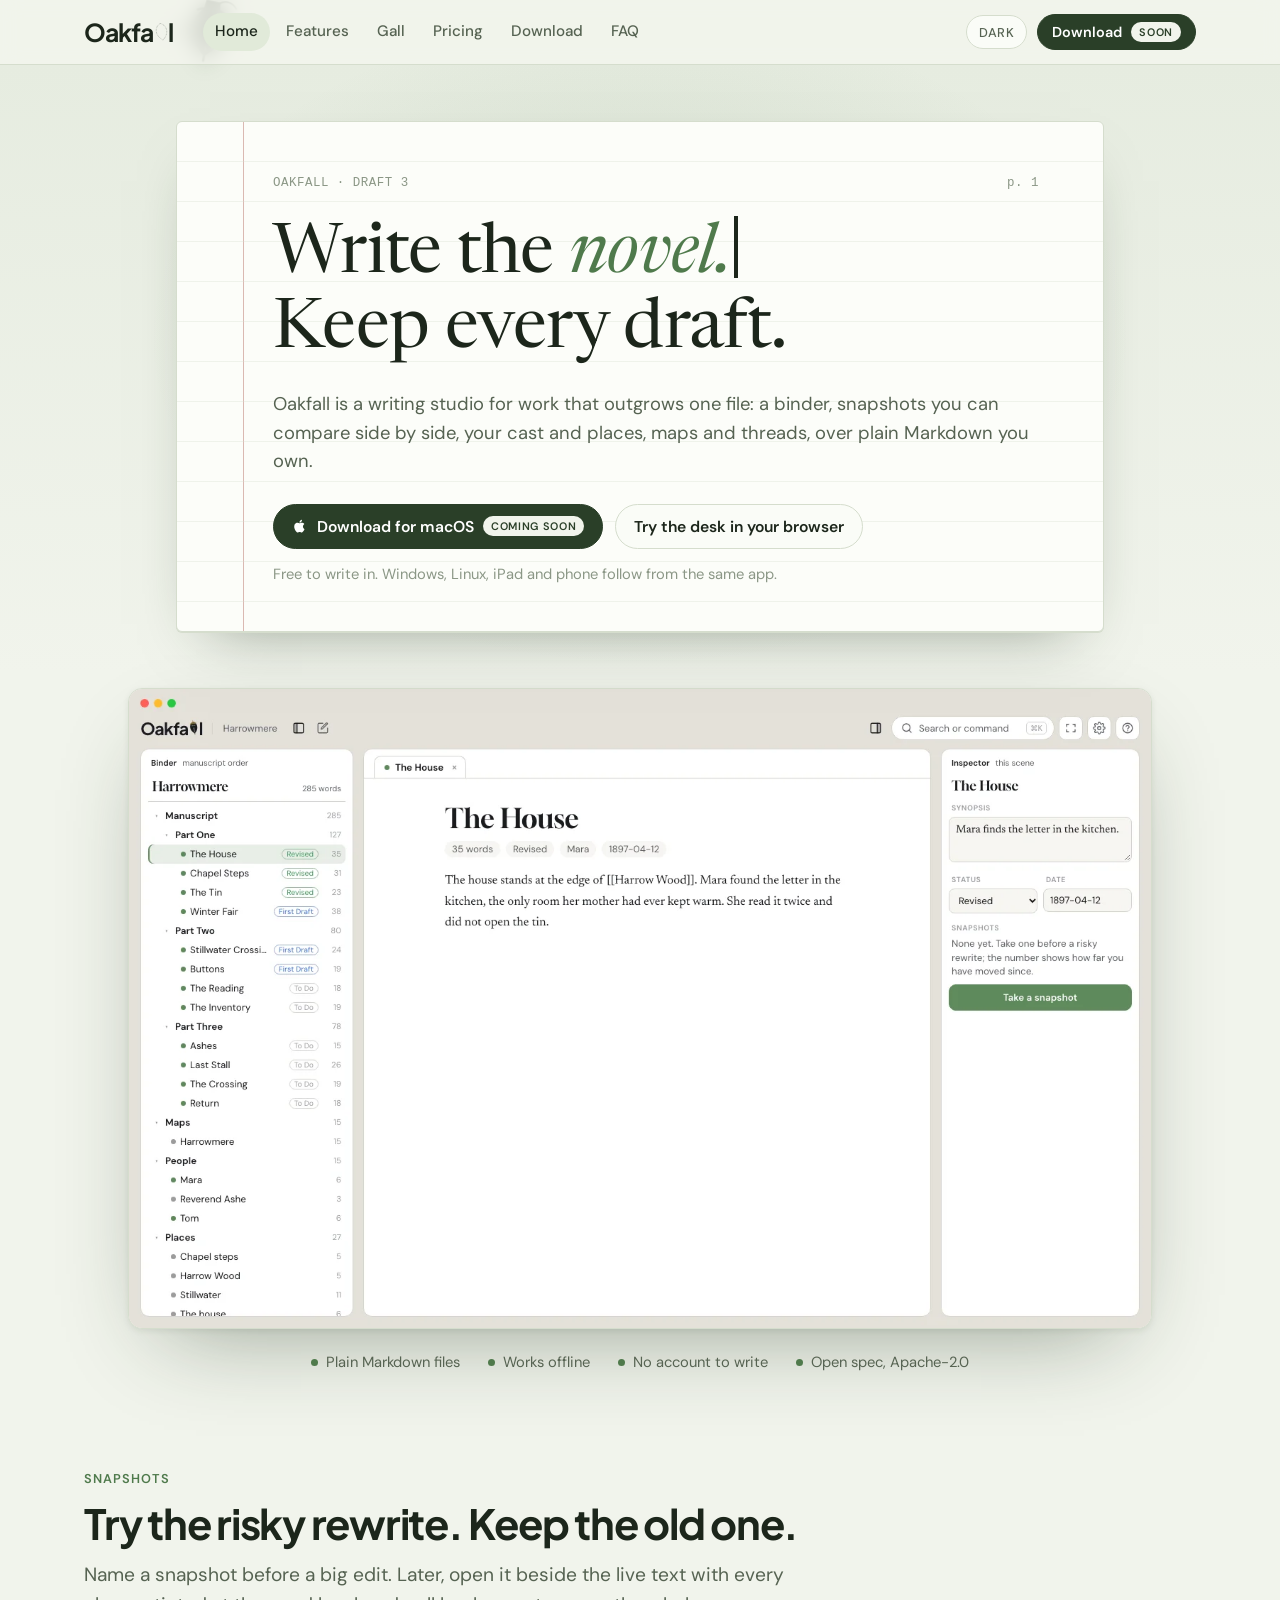
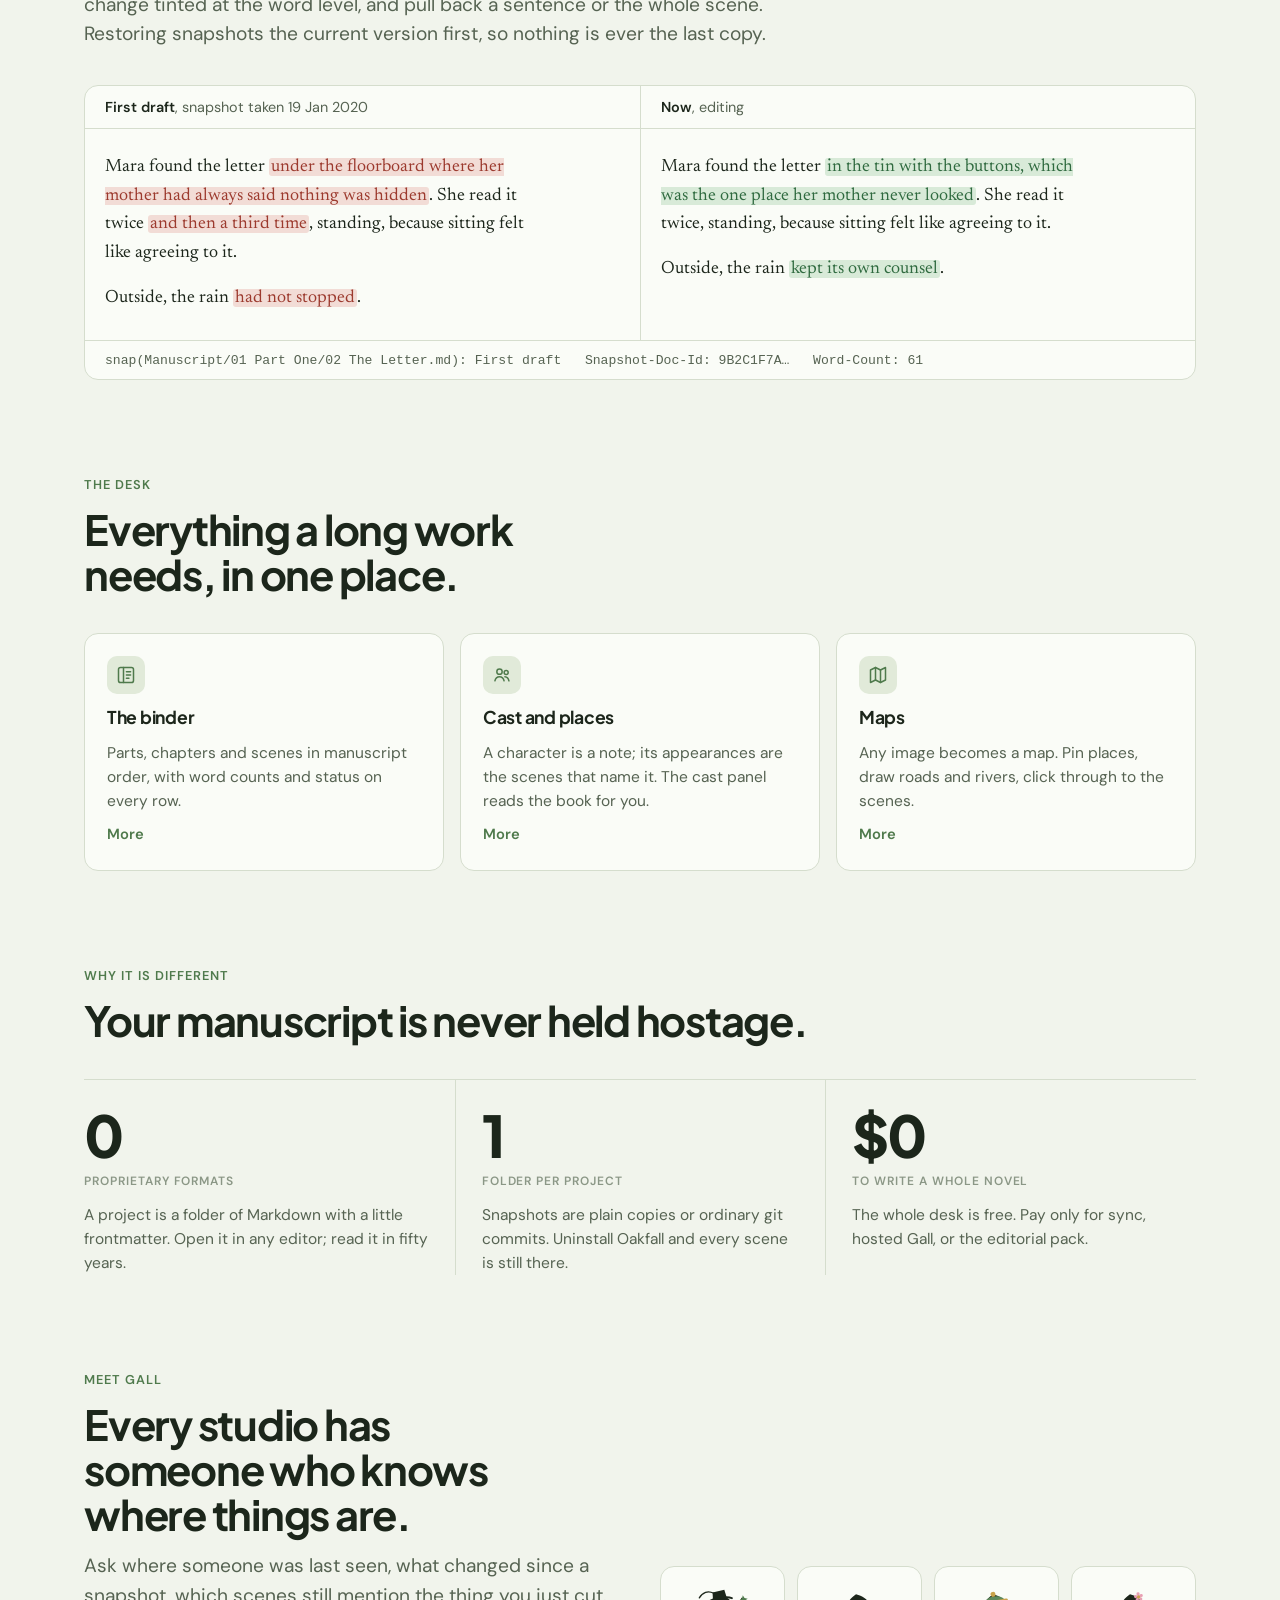
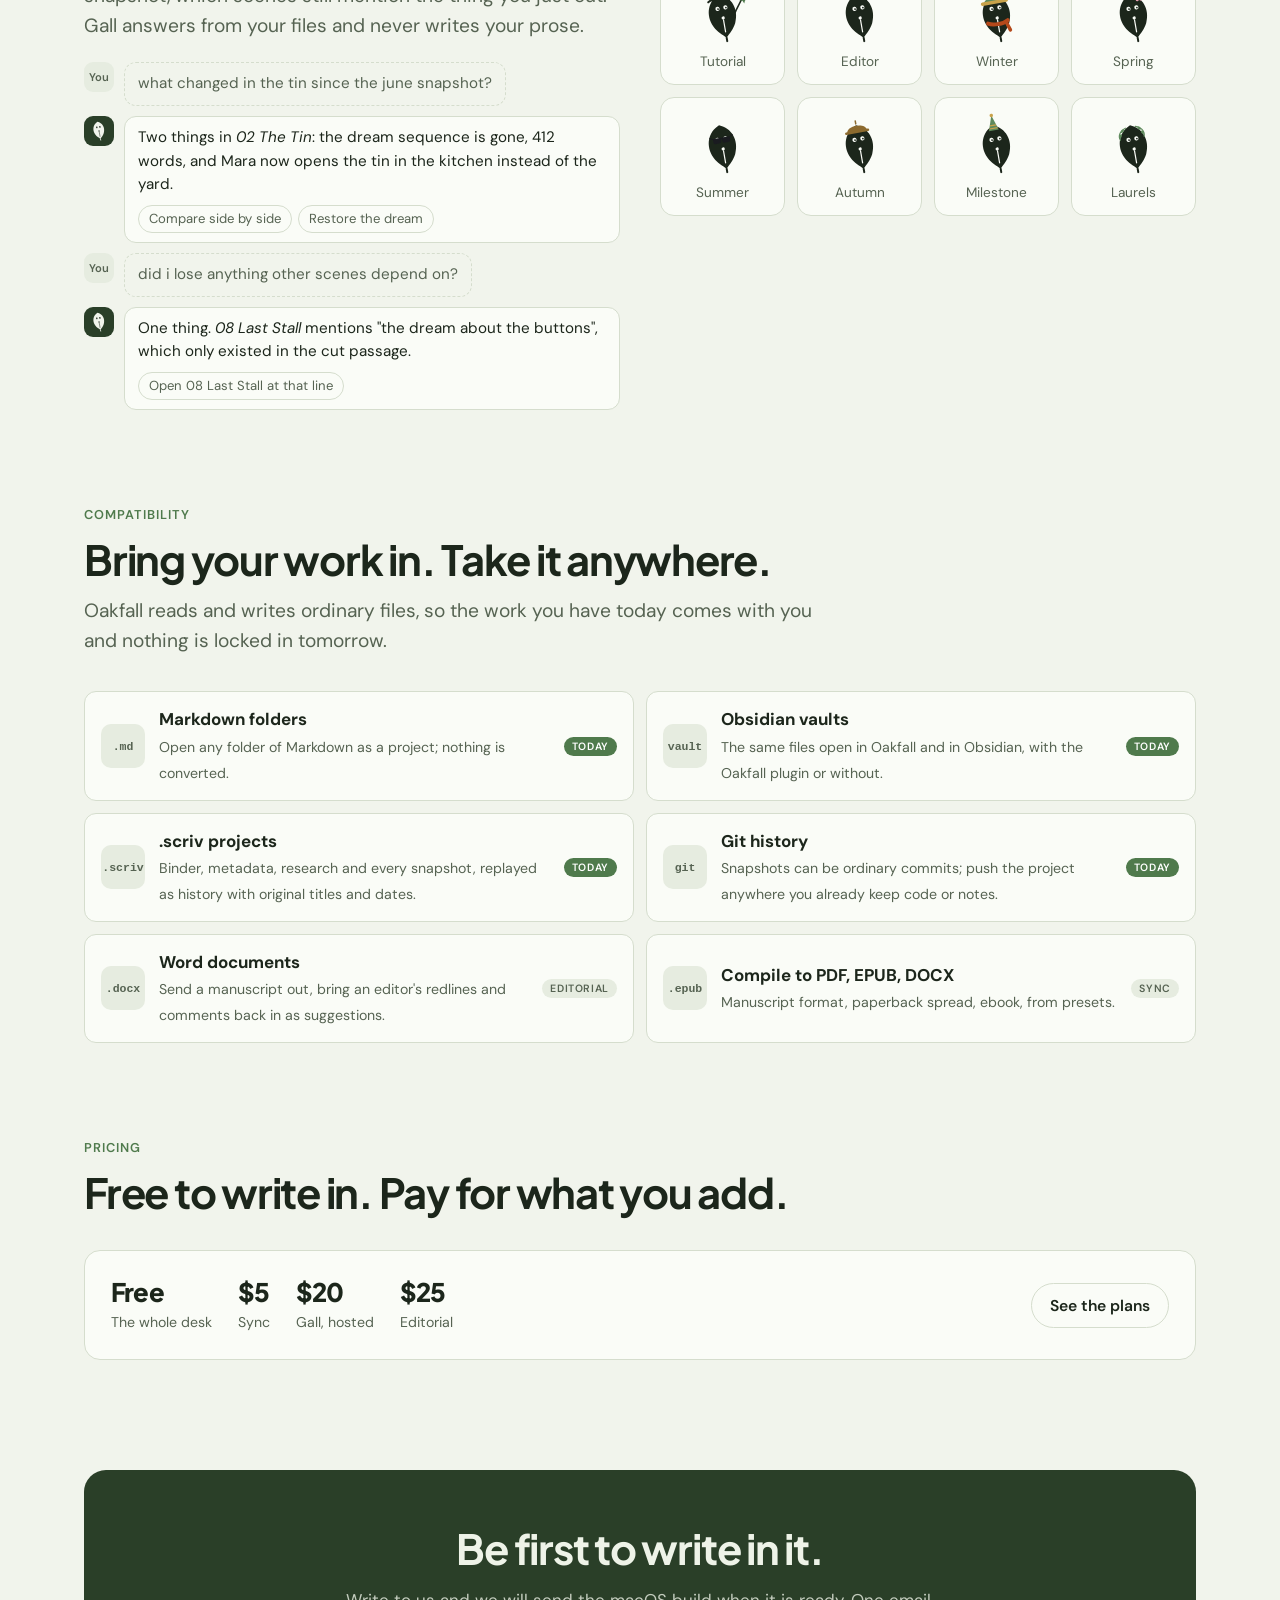
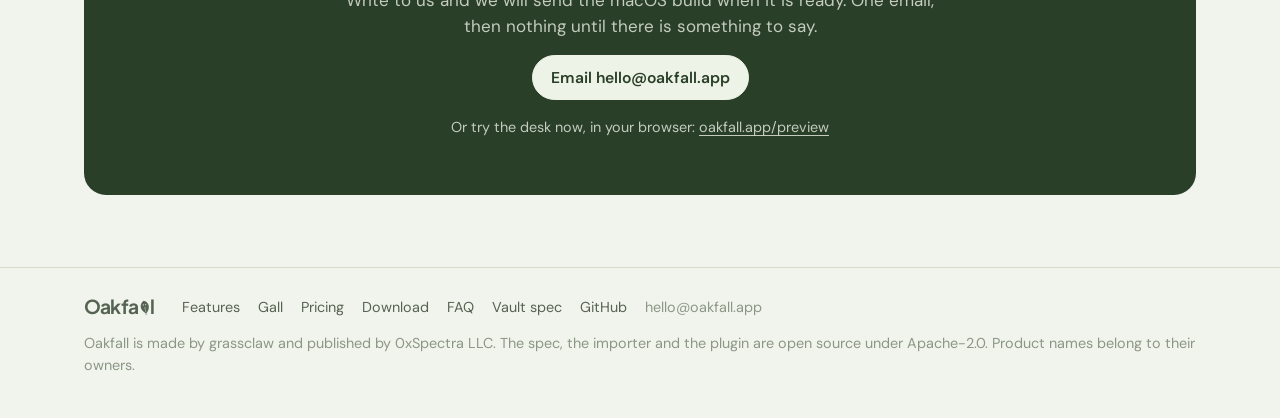
<file: index.html>
<!doctype html>
<html lang="en">
<head>
<meta charset="utf-8">
<meta name="viewport" content="width=device-width, initial-scale=1, viewport-fit=cover">
<title>Oakfall, the writing studio</title>
<meta name="description" content="A writing studio for work that outgrows one file: binder, snapshots with side-by-side compare, cast and places, maps, and Gall in the margin. Plain Markdown you own.">
<link rel="icon" href="assets/favicon.svg" type="image/svg+xml">
<link rel="canonical" href="https://oakfall.app/">
<meta property="og:title" content="Oakfall, the writing studio">
<meta property="og:description" content="A writing studio for work that outgrows one file: binder, snapshots with side-by-side compare, cast and places, maps, and Gall in the margin. Plain Markdown you own.">
<meta property="og:image" content="https://oakfall.app/brand/social/social-preview.png">
<meta name="twitter:card" content="summary_large_image">
<meta name="color-scheme" content="light">
<link rel="preconnect" href="https://fonts.googleapis.com">
<link rel="preconnect" href="https://fonts.gstatic.com" crossorigin>
<link href="https://fonts.googleapis.com/css2?family=DM+Sans:opsz,wght@9..40,400;9..40,500;9..40,600;9..40,700&family=Plus+Jakarta+Sans:wght@600;700;800&family=Newsreader:ital,opsz,wght@0,6..72,400;0,6..72,500;1,6..72,400&display=swap" rel="stylesheet">
<link rel="stylesheet" href="assets/site.css">
</head>
<body>
<header class="bar">
  <div class="wrap">
    <a class="wm" href="index.html" aria-label="Oakfall home">Oakfa<span class="gall-l" title="Gall"><svg viewBox="10 -2 80 104" aria-hidden="true"><g class="gl"><g transform="rotate(-10 50 50)"><path d="M50 4 C 74 14, 84 40, 72 66 C 66 78, 58 84, 50 92 C 42 84, 34 78, 28 66 C 16 40, 26 14, 50 4Z" fill="currentColor"/><g class="eyes"><circle cx="42" cy="32" r="4.2" fill="var(--paper)"/><circle cx="58" cy="32" r="4.2" fill="var(--paper)"/><circle cx="43" cy="32.6" r="1.8" fill="currentColor"/><circle cx="59" cy="32.6" r="1.8" fill="currentColor"/></g><circle cx="50" cy="52" r="3.2" fill="var(--paper)"/><path d="M50 56 V 80" stroke="var(--paper)" stroke-width="2.4" stroke-linecap="round"/><path d="M50 92 V 99" stroke="currentColor" stroke-width="4" stroke-linecap="round"/></g></g><path class="ghost" transform="rotate(-10 50 50)" d="M50 4 C 74 14, 84 40, 72 66 C 66 78, 58 84, 50 92 C 42 84, 34 78, 28 66 C 16 40, 26 14, 50 4Z" fill="none" stroke="currentColor" stroke-width="3" stroke-dasharray="4 4"/></svg></span>l</a>
    <nav class="tabs" aria-label="Pages"><a href="index.html" aria-current="page">Home</a><a href="features.html">Features</a><a href="gall.html">Gall</a><a href="pricing.html">Pricing</a><a href="download.html">Download</a><a href="faq.html">FAQ</a></nav>
    <div class="right">
      <button class="theme" id="theme" type="button">Dark</button>
      <a class="btn sm primary" href="download.html">Download <span class="soon">Soon</span></a>
    </div>
  </div>
</header>
<main>
  <div class="banner" data-gall="Hello. I live in the l. I'll walk you down.">
    <div class="wrap">
      <div class="sheet">
        <div class="slug"><span>OAKFALL · DRAFT 3</span><span>p. 1</span></div>
        <h1 class="typed">Write the <span class="word" data-words="novel.|memoir.|screenplay.|thesis.|long thing.">novel.</span><span class="caret" aria-hidden="true"></span><span class="second">Keep every draft.</span></h1>
        <p class="lede">Oakfall is a writing studio for work that outgrows one file: a binder, snapshots you can compare side by side, your cast and places, maps and threads, over plain Markdown you own.</p>
        <div class="ctas"><a class="btn primary" href="download.html"><svg viewBox="0 0 24 24" width="16" height="16" fill="currentColor" aria-hidden="true"><path d="M16.4 12.6c0-2.4 2-3.6 2.1-3.7-1.1-1.7-2.9-1.9-3.5-1.9-1.5-.2-2.9.9-3.7.9-.8 0-1.9-.9-3.2-.8-1.6 0-3.1 1-4 2.4-1.7 3-.4 7.4 1.2 9.8.8 1.2 1.8 2.5 3 2.4 1.2 0 1.7-.8 3.1-.8 1.5 0 1.9.8 3.2.8s2.1-1.2 2.9-2.4c.9-1.4 1.3-2.7 1.3-2.8 0 0-2.4-1-2.4-3.9zM14 5.5c.7-.8 1.1-1.9 1-3-1 0-2.1.7-2.8 1.5-.6.7-1.2 1.8-1 2.9 1.1.1 2.2-.6 2.8-1.4z"/></svg>Download for macOS <span class="soon">Coming soon</span></a><a class="btn" href="preview/">Try the desk in your browser</a></div>
        <p class="note">Free to write in. Windows, Linux, iPad and phone follow from the same app.</p>
      </div>
      <a href="preview/" class="window" aria-label="Open the desk in your browser"><img src="assets/shots/desk-light.webp" data-light="assets/shots/desk-light.webp" data-dark="assets/shots/desk-dark.webp" width="1440" height="900" alt="The Oakfall desk: the binder of the demo novel Harrowmere on the left, the scene The House on the page, the inspector on the right."></a>
      <div class="facts"><span>Plain Markdown files</span><span>Works offline</span><span>No account to write</span><span>Open spec, Apache-2.0</span></div>
    </div>
  </div>

  <section class="wrap" data-gall="This is the snapshot I keep for you. Try the rewrite.">
    <div class="head"><span class="eyebrow">Snapshots</span><h2>Try the risky rewrite. Keep the old one.</h2><p class="lede">Name a snapshot before a big edit. Later, open it beside the live text with every change tinted at the word level, and pull back a sentence or the whole scene. Restoring snapshots the current version first, so nothing is ever the last copy.</p></div>
    <div class="compare quiet" id="compare" aria-label="Comparing a snapshot with the live text">
      <div class="cbar"><div><strong>First draft</strong>, snapshot taken 19 Jan 2020</div><div><strong>Now</strong>, editing</div></div>
      <div class="panes">
        <div class="pane">
          <p>Mara found the letter <del>under the floorboard where her mother had always said nothing was hidden</del>. She read it twice <del>and then a third time</del>, standing, because sitting felt like agreeing to it.</p>
          <p>Outside, the rain <del>had not stopped</del>.</p>
        </div>
        <div class="pane">
          <p>Mara found the letter <ins>in the tin with the buttons, which was the one place her mother never looked</ins>. She read it twice, standing, because sitting felt like agreeing to it.</p>
          <p>Outside, the rain <ins>kept its own counsel</ins>.</p>
        </div>
      </div>
      <div class="foot">snap(Manuscript/01 Part One/02 The Letter.md): First draft &nbsp; Snapshot-Doc-Id: 9B2C1F7A… &nbsp; Word-Count: 61</div>
    </div>
  </section>

  <section class="wrap" data-gall="Everything has a place on the desk. Turn off what you don't use.">
    <div class="head"><span class="eyebrow">The desk</span><h2>Everything a long work needs, in one place.</h2></div>
    <div class="cards">
      <a class="card" href="features.html#binder"><div class="ic"><svg viewBox="0 0 24 24" width="20" height="20" fill="none" stroke="currentColor" stroke-width="1.8" stroke-linecap="round" stroke-linejoin="round" aria-hidden="true"><rect x="3" y="3" width="18" height="18" rx="2.5"/><path d="M9 3v18M12.5 8h5M12.5 12h5M12.5 16h3"/></svg></div><h3>The binder</h3><p>Parts, chapters and scenes in manuscript order, with word counts and status on every row.</p><span class="more">More</span></a>
      <a class="card" href="features.html#cast"><div class="ic"><svg viewBox="0 0 24 24" width="20" height="20" fill="none" stroke="currentColor" stroke-width="1.8" stroke-linecap="round" stroke-linejoin="round" aria-hidden="true"><circle cx="9" cy="8" r="3.2"/><path d="M3.5 19c.6-3 2.8-5 5.5-5s4.9 2 5.5 5"/><circle cx="17" cy="9" r="2.4"/><path d="M15.5 14.2c2.4.2 4.2 2 4.8 4.8"/></svg></div><h3>Cast and places</h3><p>A character is a note; its appearances are the scenes that name it. The cast panel reads the book for you.</p><span class="more">More</span></a>
      <a class="card" href="features.html#maps"><div class="ic"><svg viewBox="0 0 24 24" width="20" height="20" fill="none" stroke="currentColor" stroke-width="1.8" stroke-linecap="round" stroke-linejoin="round" aria-hidden="true"><path d="M3 6l6-3 6 3 6-3v15l-6 3-6-3-6 3z"/><path d="M9 3v15M15 6v15"/></svg></div><h3>Maps</h3><p>Any image becomes a map. Pin places, draw roads and rivers, click through to the scenes.</p><span class="more">More</span></a>
    </div>
  </section>

  <section class="wrap" data-gall="Your files stay yours. I just know where they are.">
    <div class="head"><span class="eyebrow">Why it is different</span><h2>Your manuscript is never held hostage.</h2></div>
    <div class="nums">
      <div class="num"><b>0</b><small>Proprietary formats</small><p>A project is a folder of Markdown with a little frontmatter. Open it in any editor; read it in fifty years.</p></div>
      <div class="num"><b>1</b><small>Folder per project</small><p>Snapshots are plain copies or ordinary git commits. Uninstall Oakfall and every scene is still there.</p></div>
      <div class="num"><b>$0</b><small>To write a whole novel</small><p>The whole desk is free. Pay only for sync, hosted Gall, or the editorial pack.</p></div>
    </div>
  </section>

  <section class="wrap" data-gall="That's me. I dress for the season.">
    <div class="gall-grid">
      <div><div class="head" style="margin-bottom:0"><span class="eyebrow">Meet Gall</span><h2>Every studio has someone who knows where things are.</h2><p class="lede">Ask where someone was last seen, what changed since a snapshot, which scenes still mention the thing you just cut. Gall answers from your files and never writes your prose.</p></div><div class="chat" aria-label="Example conversation with Gall">
          <div class="msg"><div class="av">You</div><div class="bub you">what changed in the tin since the june snapshot?</div></div>
          <div class="msg"><div class="av g"><svg viewBox="-6 -4 112 108" aria-hidden="true"><g transform="rotate(-10 50 50)"><path d="M50 4 C 74 14, 84 40, 72 66 C 66 78, 58 84, 50 92 C 42 84, 34 78, 28 66 C 16 40, 26 14, 50 4Z" fill="currentColor"/><g class="eyes"><circle cx="42" cy="32" r="4.2" fill="var(--ink)"/><circle cx="58" cy="32" r="4.2" fill="var(--ink)"/><circle cx="43" cy="32.6" r="1.8" fill="currentColor"/><circle cx="59" cy="32.6" r="1.8" fill="currentColor"/></g><circle cx="50" cy="52" r="3.2" fill="var(--ink)"/><path d="M50 56 V 80" stroke="var(--ink)" stroke-width="2.4" stroke-linecap="round"/><path d="M50 92 V 99" stroke="currentColor" stroke-width="4" stroke-linecap="round"/></g></svg></div><div class="bub">Two things in <i>02 The Tin</i>: the dream sequence is gone, 412 words, and Mara now opens the tin in the kitchen instead of the yard.<div class="chips"><span>Compare side by side</span><span>Restore the dream</span></div></div></div>
          <div class="msg"><div class="av">You</div><div class="bub you">did i lose anything other scenes depend on?</div></div>
          <div class="msg"><div class="av g"><svg viewBox="-6 -4 112 108" aria-hidden="true"><g transform="rotate(-10 50 50)"><path d="M50 4 C 74 14, 84 40, 72 66 C 66 78, 58 84, 50 92 C 42 84, 34 78, 28 66 C 16 40, 26 14, 50 4Z" fill="currentColor"/><g class="eyes"><circle cx="42" cy="32" r="4.2" fill="var(--ink)"/><circle cx="58" cy="32" r="4.2" fill="var(--ink)"/><circle cx="43" cy="32.6" r="1.8" fill="currentColor"/><circle cx="59" cy="32.6" r="1.8" fill="currentColor"/></g><circle cx="50" cy="52" r="3.2" fill="var(--ink)"/><path d="M50 56 V 80" stroke="var(--ink)" stroke-width="2.4" stroke-linecap="round"/><path d="M50 92 V 99" stroke="currentColor" stroke-width="4" stroke-linecap="round"/></g></svg></div><div class="bub">One thing. <i>08 Last Stall</i> mentions "the dream about the buttons", which only existed in the cut passage.<div class="chips"><span>Open 08 Last Stall at that line</span></div></div></div>
        </div></div>
      <div class="outfits" aria-label="Gall's outfits"><div class="outfit"><span class="gall"><svg viewBox="-14 -22 128 128" aria-hidden="true"><g transform="rotate(-10 50 50)"><path d="M50 4 C 74 14, 84 40, 72 66 C 66 78, 58 84, 50 92 C 42 84, 34 78, 28 66 C 16 40, 26 14, 50 4Z" fill="currentColor"/><g class="eyes"><circle cx="42" cy="32" r="4.2" fill="var(--card)"/><circle cx="58" cy="32" r="4.2" fill="var(--card)"/><circle cx="43" cy="32.6" r="1.8" fill="currentColor"/><circle cx="59" cy="32.6" r="1.8" fill="currentColor"/></g><circle cx="50" cy="52" r="3.2" fill="var(--card)"/><path d="M50 56 V 80" stroke="var(--card)" stroke-width="2.4" stroke-linecap="round"/><path d="M50 92 V 99" stroke="currentColor" stroke-width="4" stroke-linecap="round"/></g><g transform="rotate(-10 50 50)"><path d="M26 16 C 36 10, 64 10, 74 16" stroke="currentColor" stroke-width="4" stroke-linecap="round" fill="none"/><path d="M36 14 L 38 -2 L 62 -3 L 64 13 Z" fill="currentColor"/><path d="M40 0 C 30 -8, 18 -6, 10 4" stroke="currentColor" stroke-width="2.6" stroke-linecap="round" fill="none"/><g class="wand"><path d="M62 50 C 68 50, 72 48, 76 44" stroke="currentColor" stroke-width="4" stroke-linecap="round" fill="none"/><path d="M76 44 L 94 20" stroke="currentColor" stroke-width="3" stroke-linecap="round"/><path class="star" d="M94 20 l 2.5 -6 l 2.5 6 l 6 2.5 l -6 2.5 l -2.5 6 l -2.5 -6 l -6 -2.5 Z" fill="var(--moss)"/></g></g></svg></span>Tutorial</div><div class="outfit"><span class="gall"><svg viewBox="-14 -22 128 128" aria-hidden="true"><g transform="rotate(-10 50 50)"><path d="M50 4 C 74 14, 84 40, 72 66 C 66 78, 58 84, 50 92 C 42 84, 34 78, 28 66 C 16 40, 26 14, 50 4Z" fill="currentColor"/><g class="eyes"><circle cx="42" cy="32" r="4.2" fill="var(--card)"/><circle cx="58" cy="32" r="4.2" fill="var(--card)"/><circle cx="43" cy="32.6" r="1.8" fill="currentColor"/><circle cx="59" cy="32.6" r="1.8" fill="currentColor"/></g><circle cx="50" cy="52" r="3.2" fill="var(--card)"/><path d="M50 56 V 80" stroke="var(--card)" stroke-width="2.4" stroke-linecap="round"/><path d="M50 92 V 99" stroke="currentColor" stroke-width="4" stroke-linecap="round"/></g><g transform="rotate(-10 50 50)"><circle cx="42" cy="32" r="7.5" fill="none" stroke="currentColor" stroke-width="1.8"/><circle cx="58" cy="32" r="7.5" fill="none" stroke="currentColor" stroke-width="1.8"/><path d="M49.5 32 H 50.5 M34.5 31 L 27 28 M65.5 31 L 73 28" stroke="currentColor" stroke-width="1.8" stroke-linecap="round"/></g></svg></span>Editor</div><div class="outfit"><span class="gall"><svg viewBox="-14 -22 128 128" aria-hidden="true"><g transform="rotate(-10 50 50)"><path d="M50 4 C 74 14, 84 40, 72 66 C 66 78, 58 84, 50 92 C 42 84, 34 78, 28 66 C 16 40, 26 14, 50 4Z" fill="currentColor"/><g class="eyes"><circle cx="42" cy="32" r="4.2" fill="var(--card)"/><circle cx="58" cy="32" r="4.2" fill="var(--card)"/><circle cx="43" cy="32.6" r="1.8" fill="currentColor"/><circle cx="59" cy="32.6" r="1.8" fill="currentColor"/></g><circle cx="50" cy="52" r="3.2" fill="var(--card)"/><path d="M50 56 V 80" stroke="var(--card)" stroke-width="2.4" stroke-linecap="round"/><path d="M50 92 V 99" stroke="currentColor" stroke-width="4" stroke-linecap="round"/></g><g transform="rotate(-10 50 50)"><path d="M28 22 C 30 4, 70 4, 72 22 Z" fill="#5e8a5c"/><path d="M26 20 H 74" stroke="#c9a24a" stroke-width="7" stroke-linecap="round"/><circle cx="50" cy="4" r="5" fill="#c9a24a"/><path d="M30 60 C 40 66, 60 66, 70 60" stroke="#b4491b" stroke-width="8" stroke-linecap="round" fill="none"/><path d="M66 62 L 72 80" stroke="#b4491b" stroke-width="7" stroke-linecap="round"/></g></svg></span>Winter</div><div class="outfit"><span class="gall"><svg viewBox="-14 -22 128 128" aria-hidden="true"><g transform="rotate(-10 50 50)"><path d="M50 4 C 74 14, 84 40, 72 66 C 66 78, 58 84, 50 92 C 42 84, 34 78, 28 66 C 16 40, 26 14, 50 4Z" fill="currentColor"/><g class="eyes"><circle cx="42" cy="32" r="4.2" fill="var(--card)"/><circle cx="58" cy="32" r="4.2" fill="var(--card)"/><circle cx="43" cy="32.6" r="1.8" fill="currentColor"/><circle cx="59" cy="32.6" r="1.8" fill="currentColor"/></g><circle cx="50" cy="52" r="3.2" fill="var(--card)"/><path d="M50 56 V 80" stroke="var(--card)" stroke-width="2.4" stroke-linecap="round"/><path d="M50 92 V 99" stroke="currentColor" stroke-width="4" stroke-linecap="round"/></g><g transform="rotate(-10 50 50) translate(66 12)"><circle r="4" fill="#c9a24a"/><circle cx="0" cy="-6" r="3.2" fill="#e8a0b4"/><circle cx="5.7" cy="-1.8" r="3.2" fill="#e8a0b4"/><circle cx="3.5" cy="4.9" r="3.2" fill="#e8a0b4"/><circle cx="-3.5" cy="4.9" r="3.2" fill="#e8a0b4"/><circle cx="-5.7" cy="-1.8" r="3.2" fill="#e8a0b4"/></g></svg></span>Spring</div><div class="outfit"><span class="gall"><svg viewBox="-14 -22 128 128" aria-hidden="true"><g transform="rotate(-10 50 50)"><path d="M50 4 C 74 14, 84 40, 72 66 C 66 78, 58 84, 50 92 C 42 84, 34 78, 28 66 C 16 40, 26 14, 50 4Z" fill="currentColor"/><g class="eyes"><circle cx="42" cy="32" r="4.2" fill="var(--card)"/><circle cx="58" cy="32" r="4.2" fill="var(--card)"/><circle cx="43" cy="32.6" r="1.8" fill="currentColor"/><circle cx="59" cy="32.6" r="1.8" fill="currentColor"/></g><circle cx="50" cy="52" r="3.2" fill="var(--card)"/><path d="M50 56 V 80" stroke="var(--card)" stroke-width="2.4" stroke-linecap="round"/><path d="M50 92 V 99" stroke="currentColor" stroke-width="4" stroke-linecap="round"/></g><g transform="rotate(-10 50 50)"><path d="M33 29 H 49 V 36 Q 49 40 44 40 H 38 Q 33 40 33 36 Z M51 29 H 67 V 36 Q 67 40 62 40 H 56 Q 51 40 51 36 Z" fill="#1a1b20"/><path d="M49 31 H 51 M33 30 L 27 27 M67 30 L 73 27" stroke="#1a1b20" stroke-width="1.8" stroke-linecap="round"/></g></svg></span>Summer</div><div class="outfit"><span class="gall"><svg viewBox="-14 -22 128 128" aria-hidden="true"><g transform="rotate(-10 50 50)"><path d="M50 4 C 74 14, 84 40, 72 66 C 66 78, 58 84, 50 92 C 42 84, 34 78, 28 66 C 16 40, 26 14, 50 4Z" fill="currentColor"/><g class="eyes"><circle cx="42" cy="32" r="4.2" fill="var(--card)"/><circle cx="58" cy="32" r="4.2" fill="var(--card)"/><circle cx="43" cy="32.6" r="1.8" fill="currentColor"/><circle cx="59" cy="32.6" r="1.8" fill="currentColor"/></g><circle cx="50" cy="52" r="3.2" fill="var(--card)"/><path d="M50 56 V 80" stroke="var(--card)" stroke-width="2.4" stroke-linecap="round"/><path d="M50 92 V 99" stroke="currentColor" stroke-width="4" stroke-linecap="round"/></g><g transform="rotate(-10 50 50) translate(0 -3)"><path d="M30 20 C 30 4, 70 4, 70 20 Z" fill="#8c6a2e"/><path d="M28 20 H 72" stroke="#8c6a2e" stroke-width="5" stroke-linecap="round"/><path d="M50 4 V -2" stroke="#8c6a2e" stroke-width="3" stroke-linecap="round"/></g></svg></span>Autumn</div><div class="outfit"><span class="gall"><svg viewBox="-14 -22 128 128" aria-hidden="true"><g transform="rotate(-10 50 50)"><path d="M50 4 C 74 14, 84 40, 72 66 C 66 78, 58 84, 50 92 C 42 84, 34 78, 28 66 C 16 40, 26 14, 50 4Z" fill="currentColor"/><g class="eyes"><circle cx="42" cy="32" r="4.2" fill="var(--card)"/><circle cx="58" cy="32" r="4.2" fill="var(--card)"/><circle cx="43" cy="32.6" r="1.8" fill="currentColor"/><circle cx="59" cy="32.6" r="1.8" fill="currentColor"/></g><circle cx="50" cy="52" r="3.2" fill="var(--card)"/><path d="M50 56 V 80" stroke="var(--card)" stroke-width="2.4" stroke-linecap="round"/><path d="M50 92 V 99" stroke="currentColor" stroke-width="4" stroke-linecap="round"/></g><g transform="rotate(-10 50 50) translate(0 -2)"><path d="M40 16 L 50 -14 L 60 16 Z" fill="#5e8a5c"/><path d="M44 6 L 56 6 M42 12 L 58 12" stroke="#c9a24a" stroke-width="2.4"/><circle cx="50" cy="-14" r="3.5" fill="#c9a24a"/></g></svg></span>Milestone</div><div class="outfit"><span class="gall"><svg viewBox="-14 -22 128 128" aria-hidden="true"><g transform="rotate(-10 50 50)"><path d="M50 4 C 74 14, 84 40, 72 66 C 66 78, 58 84, 50 92 C 42 84, 34 78, 28 66 C 16 40, 26 14, 50 4Z" fill="currentColor"/><g class="eyes"><circle cx="42" cy="32" r="4.2" fill="var(--card)"/><circle cx="58" cy="32" r="4.2" fill="var(--card)"/><circle cx="43" cy="32.6" r="1.8" fill="currentColor"/><circle cx="59" cy="32.6" r="1.8" fill="currentColor"/></g><circle cx="50" cy="52" r="3.2" fill="var(--card)"/><path d="M50 56 V 80" stroke="var(--card)" stroke-width="2.4" stroke-linecap="round"/><path d="M50 92 V 99" stroke="currentColor" stroke-width="4" stroke-linecap="round"/></g><g transform="rotate(-10 50 50)"><path d="M26 30 C 22 20, 30 10, 40 8 M74 30 C 78 20, 70 10, 60 8" stroke="#5e8a5c" stroke-width="2.4" stroke-linecap="round" fill="none"/><g fill="#5e8a5c"><ellipse cx="28" cy="22" rx="2.2" ry="4" transform="rotate(30 28 22)"/><ellipse cx="33" cy="13" rx="2.2" ry="4" transform="rotate(50 33 13)"/><ellipse cx="72" cy="22" rx="2.2" ry="4" transform="rotate(-30 72 22)"/><ellipse cx="67" cy="13" rx="2.2" ry="4" transform="rotate(-50 67 13)"/></g></g></svg></span>Laurels</div></div>
    </div>
  </section>

  <section class="wrap" data-gall="Bring what you already have. I'll sort it.">
    <div class="head"><span class="eyebrow">Compatibility</span><h2>Bring your work in. Take it anywhere.</h2><p class="lede">Oakfall reads and writes ordinary files, so the work you have today comes with you and nothing is locked in tomorrow.</p></div>
    <div class="formats">
      <div class="format"><span class="ext">.md</span><div><b>Markdown folders</b><small>Open any folder of Markdown as a project; nothing is converted.</small></div><span class="state now">Today</span></div>
      <div class="format"><span class="ext">vault</span><div><b>Obsidian vaults</b><small>The same files open in Oakfall and in Obsidian, with the Oakfall plugin or without.</small></div><span class="state now">Today</span></div>
      <div class="format"><span class="ext">.scriv</span><div><b>.scriv projects</b><small>Binder, metadata, research and every snapshot, replayed as history with original titles and dates.</small></div><span class="state now">Today</span></div>
      <div class="format"><span class="ext">git</span><div><b>Git history</b><small>Snapshots can be ordinary commits; push the project anywhere you already keep code or notes.</small></div><span class="state now">Today</span></div>
      <div class="format"><span class="ext">.docx</span><div><b>Word documents</b><small>Send a manuscript out, bring an editor's redlines and comments back in as suggestions.</small></div><span class="state">Editorial</span></div>
      <div class="format"><span class="ext">.epub</span><div><b>Compile to PDF, EPUB, DOCX</b><small>Manuscript format, paperback spread, ebook, from presets.</small></div><span class="state">Sync</span></div>
    </div>
  </section>

  <section class="wrap" data-gall="Free to write in. Really.">
    <div class="head"><span class="eyebrow">Pricing</span><h2>Free to write in. Pay for what you add.</h2></div>
    <div class="strip"><div class="tiers"><div><b>Free</b><small>The whole desk</small></div><div><b>$5</b><small>Sync</small></div><div><b>$20</b><small>Gall, hosted</small></div><div><b>$25</b><small>Editorial</small></div></div><a class="btn" href="pricing.html">See the plans</a></div>
    <div class="cta-band">
      <h2>Be first to write in it.</h2>
      <p>Write to us and we will send the macOS build when it is ready. One email, then nothing until there is something to say.</p>
      <a class="btn" href="mailto:hello@oakfall.app?subject=Oakfall%20for%20macOS">Email hello@oakfall.app</a>
      <p style="font-size:.9rem">Or try the desk now, in your browser: <a href="preview/">oakfall.app/preview</a></p>
    </div>
  </section>
</main>
<footer>
  <div class="wrap">
    <a class="wm" href="index.html" aria-label="Oakfall home">Oakfa<span class="gall-l" title="Gall"><svg viewBox="10 -2 80 104" aria-hidden="true"><g class="gl"><g transform="rotate(-10 50 50)"><path d="M50 4 C 74 14, 84 40, 72 66 C 66 78, 58 84, 50 92 C 42 84, 34 78, 28 66 C 16 40, 26 14, 50 4Z" fill="currentColor"/><g class="eyes"><circle cx="42" cy="32" r="4.2" fill="var(--paper)"/><circle cx="58" cy="32" r="4.2" fill="var(--paper)"/><circle cx="43" cy="32.6" r="1.8" fill="currentColor"/><circle cx="59" cy="32.6" r="1.8" fill="currentColor"/></g><circle cx="50" cy="52" r="3.2" fill="var(--paper)"/><path d="M50 56 V 80" stroke="var(--paper)" stroke-width="2.4" stroke-linecap="round"/><path d="M50 92 V 99" stroke="currentColor" stroke-width="4" stroke-linecap="round"/></g></g><path class="ghost" transform="rotate(-10 50 50)" d="M50 4 C 74 14, 84 40, 72 66 C 66 78, 58 84, 50 92 C 42 84, 34 78, 28 66 C 16 40, 26 14, 50 4Z" fill="none" stroke="currentColor" stroke-width="3" stroke-dasharray="4 4"/></svg></span>l</a>
    <nav aria-label="Footer">
      <a href="features.html">Features</a><a href="gall.html">Gall</a><a href="pricing.html">Pricing</a><a href="download.html">Download</a><a href="faq.html">FAQ</a>
      <a href="https://github.com/oakfall/oakfall/blob/main/docs/spec.md">Vault spec</a>
      <a href="https://github.com/oakfall">GitHub</a>
      <span>hello@oakfall.app</span>
    </nav>
    <p>Oakfall is made by grassclaw and published by 0xSpectra LLC. The spec, the importer and the plugin are open source under Apache-2.0. Product names belong to their owners.</p>
  </div>
</footer>
<div class="guide" id="guide" aria-hidden="true"><svg viewBox="-14 -22 128 128"><g class="skate"><g transform="rotate(-10 50 50)"><path d="M50 4 C 74 14, 84 40, 72 66 C 66 78, 58 84, 50 92 C 42 84, 34 78, 28 66 C 16 40, 26 14, 50 4Z" fill="currentColor"/><g class="eyes"><circle cx="42" cy="32" r="4.2" fill="var(--paper)"/><circle cx="58" cy="32" r="4.2" fill="var(--paper)"/><circle cx="43" cy="32.6" r="1.8" fill="currentColor"/><circle cx="59" cy="32.6" r="1.8" fill="currentColor"/></g><circle cx="50" cy="52" r="3.2" fill="var(--paper)"/><path d="M50 56 V 80" stroke="var(--paper)" stroke-width="2.4" stroke-linecap="round"/><path d="M50 92 V 99" stroke="currentColor" stroke-width="4" stroke-linecap="round"/></g><g transform="rotate(-10 50 50)"><path d="M26 16 C 36 10, 64 10, 74 16" stroke="currentColor" stroke-width="4" stroke-linecap="round" fill="none"/><path d="M36 14 L 38 -2 L 62 -3 L 64 13 Z" fill="currentColor"/><path d="M40 0 C 30 -8, 18 -6, 10 4" stroke="currentColor" stroke-width="2.6" stroke-linecap="round" fill="none"/><path d="M38 50 C 30 58, 30 66, 36 72" stroke="currentColor" stroke-width="4" stroke-linecap="round" fill="none"/><g class="wand"><path d="M62 50 C 68 50, 72 48, 76 44" stroke="currentColor" stroke-width="4" stroke-linecap="round" fill="none"/><path d="M76 44 L 94 20" stroke="currentColor" stroke-width="3" stroke-linecap="round"/><path class="star" d="M94 20 l 2.5 -6 l 2.5 6 l 6 2.5 l -6 2.5 l -2.5 6 l -2.5 -6 l -6 -2.5 Z" fill="var(--moss)"/></g></g></g></svg></div><div class="say" id="say" role="status"></div>
<script src="assets/site.js" defer></script>
</body>
</html>
</file>
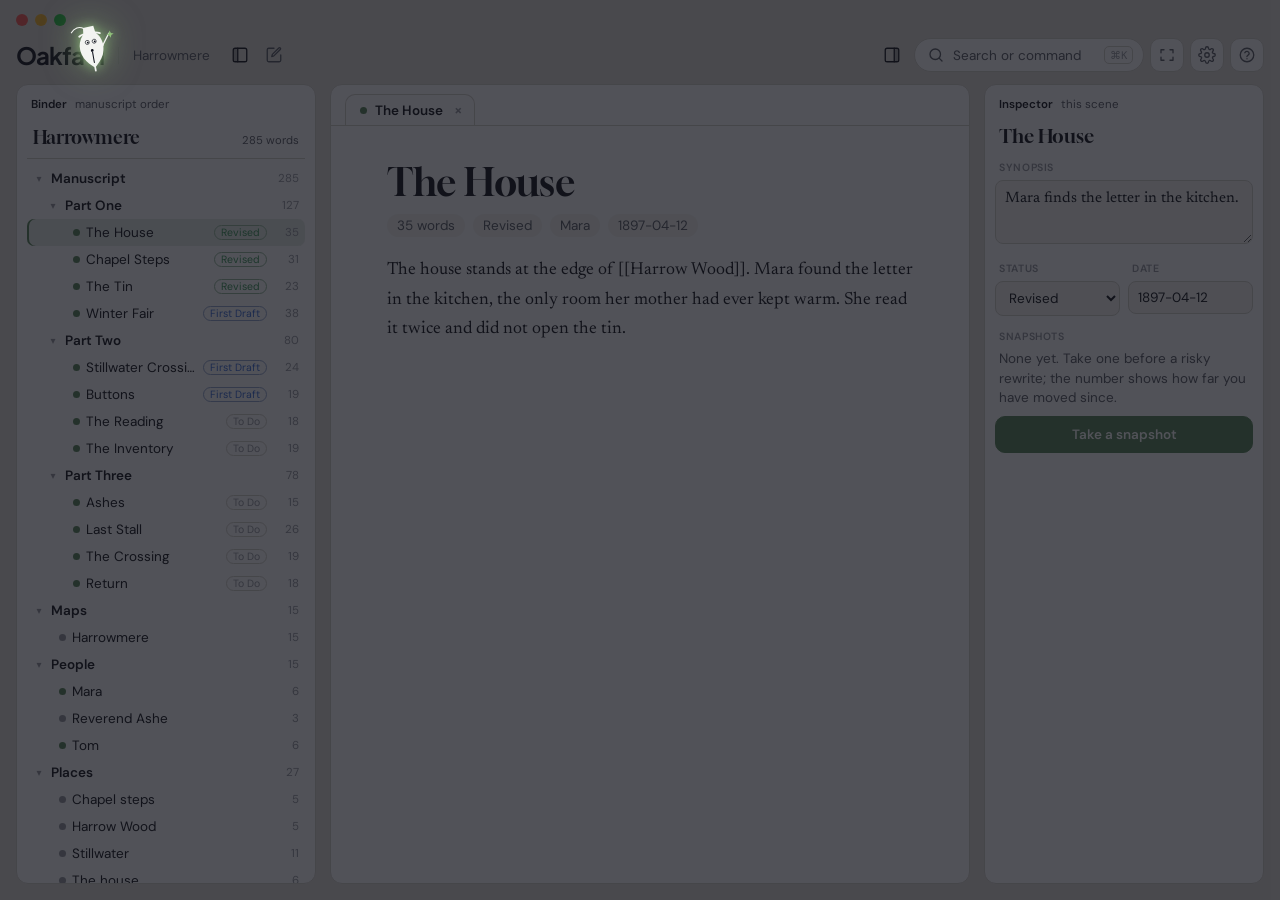
<file: preview/index.html>
<!doctype html>
<html lang="en">
<head>
<meta charset="utf-8">
<meta name="viewport" content="width=device-width, initial-scale=1, viewport-fit=cover">
<link rel="icon" href="../assets/favicon.svg" type="image/svg+xml">
<meta name="robots" content="noindex">
</head>
<body>
<title>Oakfall</title>
<meta name="claude:viewport-fit-sides" content="cover">
<link rel="stylesheet" href="https://fonts.googleapis.com/css2?family=DM+Sans:opsz,wght@9..40,400;9..40,500;9..40,600;9..40,700&family=Gloock&family=Plus+Jakarta+Sans:wght@700&family=Fraunces:ital,opsz,wght@0,9..144,300;0,9..144,400;1,9..144,300&family=Newsreader:ital,opsz,wght@0,6..72,400;0,6..72,500;1,6..72,400&display=swap">
<style>
/* Layout: the Oakfall desk. Top bar (lights above, lockup with Gall as the l, controls), then binder | page | inspector. */
:root{
  --desk:#e4e1da;--card:#ffffff;--card2:#f7f6f2;--ink:#1a1b20;--mid:#5e6068;--dim:#9a9ca3;--line:#d6d3cb;--accent:#5e8a5c;--onaccent:#ffffff;
  --red:#e2574a;--blue:#3e6fd9;--green:#3f9a5b;--gold:#c9a24a;--tour-dim:rgb(14 16 24/.72);--tour-card:#10131c;--tour-glow:#8fbf7a;
  --font-ui:"DM Sans",system-ui,-apple-system,sans-serif;--font-display:"Gloock",Georgia,serif;--font-body:"Newsreader","Iowan Old Style",Georgia,serif;--font-brand:"Plus Jakarta Sans","DM Sans",sans-serif;
  --gap:14px;--radius:12px;--page-size:17.5px;
}
@media (prefers-color-scheme: dark){:root:not([data-theme="light"]){color-scheme:dark}}
:root[data-theme="dark"]{color-scheme:dark}
*{box-sizing:border-box}
html,body{height:100%}
body{margin:0;background:var(--desk);color:var(--ink);font-family:var(--font-ui);font-size:13.5px;-webkit-font-smoothing:antialiased}
button{font:inherit;color:inherit}
.app{height:100%;display:flex;flex-direction:column;background:var(--desk);color:var(--ink);padding-left:max(16px,env(safe-area-inset-left,0px));padding-right:max(16px,env(safe-area-inset-right,0px));padding-block:0 16px;position:relative;overflow:hidden}
/* modes */
.app[data-mode="dark"]{--desk:#1b1e24;--card:#262a33;--card2:#2e333d;--ink:#eceef2;--mid:#a3a8b3;--dim:#6b7180;--line:#3a3f4a;--accent:#8fbf7a;--onaccent:#14200f;--red:#ef7a6b;--blue:#7d9ae8;--green:#8fbf7a}
.app[data-look="dusk"]{--accent:#2d4fd6;--tour-glow:#7d93ff}
.app[data-look="dusk"][data-mode="dark"]{--desk:#0a0e33;--card:#10164a;--card2:#151c5a;--ink:#eef0ff;--mid:#a6afe6;--dim:#6b75b8;--line:#2a3380;--accent:#7d93ff;--onaccent:#0a0e33}
.app[data-look="harvest"]{--desk:#e9dfcd;--card:#fbf5e9;--card2:#f3e9d6;--ink:#2a1a10;--mid:#6b5440;--dim:#a08c75;--line:#d8c8ac;--accent:#b4491b;--tour-glow:#e0864f}
.app[data-look="harvest"][data-mode="dark"]{--desk:#1f1611;--card:#2a1f18;--card2:#33261d;--ink:#f1e6d6;--mid:#c2ad97;--dim:#7d6a58;--line:#45352a;--accent:#e0864f;--onaccent:#1f1611}
.app[data-look="irongall"]{--accent:#4c6a9a;--tour-glow:#7fa7e8}
.app[data-look="irongall"][data-mode="dark"]{--desk:#171c27;--card:#1e2432;--card2:#262d3b;--ink:#f3f4f1;--mid:#a5a9b0;--dim:#6a7080;--line:#3a4150;--accent:#7fa7e8;--onaccent:#171c27}
.app[data-look="vellum"]{--desk:#ece5d3;--card:#f9f5ea;--card2:#f1ebdb;--ink:#2b2416;--mid:#6e6450;--dim:#a39a86;--line:#d9d0ba;--accent:#8c6a2e;--tour-glow:#c9a24a}
.app[data-look="vellum"][data-mode="dark"]{--desk:#1c1913;--card:#26221a;--card2:#2f2a20;--ink:#efe8d8;--mid:#b3a88f;--dim:#766d5a;--line:#403a2c;--accent:#c9a24a;--onaccent:#1c1913}
.app[data-layout="classic"]{--gap:0px;--radius:0px}
.app[data-focus="1"]{--desk:#141414;--card:#141414;--card2:#1c1c1c;--ink:#e9e6df;--mid:#8a867e;--dim:#4a4742;--line:#262522}
/* top bar */
.top{flex:none;padding-top:14px}
.lights{display:flex;gap:7px;height:12px}.lights i{width:12px;height:12px;border-radius:50%;display:block;background:var(--line)}
.lights i:nth-child(1){background:#ff5f57}.lights i:nth-child(2){background:#febc2e}.lights i:nth-child(3){background:#28c840}
.bar{display:flex;align-items:center;gap:14px;padding:12px 0 12px;flex-wrap:wrap}
.word{font-family:var(--font-brand);font-weight:700;font-size:24px;letter-spacing:-.04em;line-height:1;display:inline-flex;align-items:flex-end;color:var(--ink);white-space:nowrap}
.leafl{display:inline-block;width:.62em;height:.98em;margin:0 -.02em 0 .02em;color:var(--gall,var(--ink));position:relative;perspective:200px}
.leafl svg{width:100%;height:100%;overflow:visible;display:block}
.leafl .home{transform-origin:50% 60%;transform-box:fill-box}
.leafl.flip .home{animation:turn 1.4s ease-in-out}
@keyframes turn{0%{transform:rotateY(0)}45%{transform:rotateY(180deg) rotate(8deg)}100%{transform:rotateY(360deg)}}
.leafl .ghost{opacity:0;transition:opacity .3s}.leafl.away .home{opacity:0}.leafl.away .ghost{opacity:.5}
.eyes-closed .open{display:none}.lids{display:none}.eyes-closed .lids{display:inline}
.mouth{display:none}.smiling .mouth{display:inline}.smiling .hole{display:none}
.proj{color:var(--mid);padding-left:14px;border-left:1px solid var(--line);white-space:nowrap}
.rib{display:flex;gap:2px}
.icon-b{appearance:none;border:0;background:transparent;color:var(--mid);width:32px;height:32px;border-radius:8px;display:grid;place-items:center;cursor:pointer}
.icon-b:hover{background:var(--card);color:var(--ink)}.icon-b .fillpane{opacity:0;transition:opacity .15s}.icon-b.on{color:var(--ink)}.icon-b.on .fillpane{opacity:.28}
.right{margin-left:auto;display:flex;gap:6px;align-items:center}
.search{appearance:none;cursor:pointer;display:inline-flex;align-items:center;gap:8px;background:var(--card);border:1px solid var(--line);border-radius:999px;padding:7px 10px 7px 12px;color:var(--mid);width:230px;text-align:left}
.search span{flex:1}.search kbd,.kbd{font:11px var(--font-ui);border:1px solid var(--line);border-radius:5px;padding:1px 5px;color:var(--dim)}
.ib{appearance:none;cursor:pointer;width:34px;height:34px;border-radius:10px;display:grid;place-items:center;background:var(--card);border:1px solid var(--line);color:var(--mid)}
.ib:hover{color:var(--ink)}.ib.on{background:var(--ink);color:var(--desk);border-color:var(--ink)}
.app[data-layout="classic"] .search,.app[data-layout="classic"] .ib{border-radius:0;background:transparent}
.app[data-focus="1"] .rib,.app[data-focus="1"] .search,.app[data-focus="1"] .ib:not(#btn-focus),.app[data-focus="1"] .proj{display:none}
.app[data-focus="1"] .word{color:var(--dim)}.app[data-focus="1"] .leafl{color:var(--dim)}
/* grid */
.grid{flex:1;min-height:0;display:grid;gap:var(--gap);grid-template-columns:300px minmax(0,1fr) 280px}
.grid.no-binder{grid-template-columns:0 minmax(0,1fr) 280px}.grid.no-insp{grid-template-columns:300px minmax(0,1fr) 0}.grid.no-binder.no-insp{grid-template-columns:0 minmax(0,1fr) 0}
.grid.no-binder #binder,.grid.no-insp #inspector{display:none}
.app[data-focus="1"] .grid{grid-template-columns:minmax(0,1fr)}.app[data-focus="1"] #binder,.app[data-focus="1"] #inspector,.app[data-focus="1"] .tabs{display:none}
.mod{min-height:0;min-width:0;background:var(--card);border:1px solid var(--line);border-radius:var(--radius);display:flex;flex-direction:column;overflow:hidden}
.app[data-layout="classic"] .grid{border:1px solid var(--line);background:var(--card)}
.app[data-layout="classic"] .mod{border:0;background:transparent}
.app[data-layout="classic"] #binder{border-right:1px solid var(--line)}.app[data-layout="classic"] #inspector{border-left:1px solid var(--line)}
.app[data-focus="1"] .mod{border:0;background:transparent}
.hd{flex:none;display:flex;align-items:baseline;gap:8px;padding:12px 14px 6px;font-size:11.5px;color:var(--mid)}.hd b{color:var(--ink);font-weight:600}
.app[data-layout="classic"] .hd{font-family:"Fraunces",serif;font-style:italic;font-size:13px}.app[data-layout="classic"] .hd b{font-weight:400}
.scroll{flex:1;min-height:0;overflow:auto;padding:4px 10px 14px}
/* binder */
.proj-row{display:flex;align-items:baseline;justify-content:space-between;padding:4px 6px 10px;margin-bottom:6px;border-bottom:1px solid var(--line)}
.proj-row b{font-family:var(--font-display);font-weight:400;font-size:18px}.proj-row small{color:var(--mid);font-variant-numeric:tabular-nums}
.row{display:flex;align-items:center;gap:6px;padding:5px 6px;border-radius:7px;cursor:pointer;user-select:none}
.row:hover{background:var(--card2)}.row.on{background:color-mix(in srgb,var(--accent) 14%,transparent);box-shadow:inset 2px 0 0 var(--accent)}
.row .tw{width:12px;color:var(--dim);font-size:10px;text-align:center;flex:none;transition:transform .15s}.row.closed .tw{transform:rotate(-90deg)}
.row .nm{flex:1;min-width:0;overflow:hidden;text-overflow:ellipsis;white-space:nowrap}
.row.folder .nm{font-weight:600}
.row .dot{width:7px;height:7px;border-radius:50%;flex:none;background:var(--dim)}
.pill{font-size:10.5px;border:1px solid var(--line);border-radius:999px;padding:0 6px;color:var(--mid);white-space:nowrap}
.pill.todo{color:var(--dim)}.pill.draft{color:var(--blue);border-color:color-mix(in srgb,var(--blue) 40%,var(--line))}.pill.revised{color:var(--green);border-color:color-mix(in srgb,var(--green) 40%,var(--line))}.pill.done{color:var(--onaccent);background:var(--accent);border-color:var(--accent)}
.wc{color:var(--dim);font-size:11.5px;font-variant-numeric:tabular-nums;min-width:26px;text-align:right}
.kids.closed{display:none}
/* sheet */
.tabs{flex:none;display:flex;align-items:flex-end;gap:4px;padding:8px 14px 0;border-bottom:1px solid var(--line);overflow-x:auto;min-height:41px}
.tab{appearance:none;border:1px solid var(--line);border-bottom:0;background:var(--card2);color:var(--mid);display:flex;align-items:center;gap:8px;padding:7px 8px 7px 14px;border-radius:10px 10px 0 0;cursor:pointer;max-width:24ch;transform:translateY(1px);white-space:nowrap}
.tab.on{background:var(--card);color:var(--ink);font-weight:600}
.tab i{width:7px;height:7px;border-radius:50%;background:var(--line);flex:none}.tab.on i{background:var(--accent)}
.tab span{overflow:hidden;text-overflow:ellipsis}
.tab .x{border:0;background:transparent;color:var(--dim);cursor:pointer;padding:0 3px;border-radius:4px;font-size:15px;line-height:1}.tab .x:hover{color:var(--ink);background:var(--line)}
.app[data-layout="classic"] .tab{border:0;border-right:1px solid var(--line);border-radius:0;background:transparent;font-family:"Fraunces",serif;transform:none}.app[data-layout="classic"] .tab.on{box-shadow:inset 0 -2px 0 var(--accent);font-weight:500}
.page{flex:1;min-height:0;overflow:auto}
.page-in{max-width:calc(62ch + 112px);margin:0 auto;padding:36px 56px 30vh}
.app[data-focus="1"] .page-in{padding-top:90px}
.page h1{font-family:var(--font-display);font-weight:400;font-size:38px;line-height:1.08;margin:0 0 .3em;text-wrap:balance}
.app[data-layout="classic"] .page h1{font-family:"Fraunces",serif;font-weight:300;font-size:44px}
.app[data-focus="1"] .page h1{font-size:22px;color:var(--mid);text-align:center}
.chips{display:flex;flex-wrap:wrap;gap:8px;margin-bottom:1.4em}.chips span{background:var(--card2);border-radius:999px;padding:3px 10px;color:var(--mid)}
.app[data-layout="classic"] .chips span{background:transparent;padding:0;font-family:"Fraunces",serif;font-style:italic}.app[data-layout="classic"] .chips span+span::before{content:"·";margin-right:8px;color:var(--dim)}
.app[data-focus="1"] .chips{justify-content:center}.app[data-focus="1"] .chips span{background:transparent}
.ed{display:block;width:100%;border:0;outline:0;resize:none;background:transparent;color:var(--ink);font-family:var(--font-body);font-size:var(--page-size);line-height:1.68;padding:0;overflow:hidden;caret-color:var(--accent)}
.ed::placeholder{color:var(--dim);font-style:italic}
.empty{height:100%;display:grid;place-items:center;color:var(--dim);font-family:var(--font-body);font-size:16px;text-align:center;padding:20px}
/* inspector */
.ins h3{font-family:var(--font-display);font-weight:400;font-size:19px;margin:2px 4px 6px}
.ins .lbl{font-size:10.5px;letter-spacing:.06em;text-transform:uppercase;color:var(--dim);margin:14px 4px 6px;font-weight:600}
.ins textarea,.ins select,.ins input{width:100%;font:inherit;color:var(--ink);background:var(--card2);border:1px solid var(--line);border-radius:8px;padding:7px 9px;outline:0}
.ins textarea{resize:vertical;min-height:64px;font-family:var(--font-body);font-size:15px;line-height:1.45}
.ins textarea:focus,.ins select:focus,.ins input:focus{border-color:var(--accent)}
.two{display:grid;grid-template-columns:1fr 1fr;gap:8px}
.snap{position:relative;background:var(--card2);border:1px solid var(--line);border-radius:10px;padding:9px 11px;margin-bottom:7px;cursor:pointer}
.snap b{display:block;font-weight:600}.snap small{color:var(--mid)}.snap em{position:absolute;right:10px;top:9px;font-style:normal;font-weight:600;color:var(--dim);font-variant-numeric:tabular-nums}
.snap em.up{color:var(--green)}.snap em.down{color:var(--red)}
.snap .acts{display:none;gap:6px;margin-top:8px}.snap.open .acts{display:flex}
.btn{appearance:none;cursor:pointer;border:1px solid var(--line);background:var(--card);color:var(--ink);border-radius:999px;padding:6px 12px;font-weight:500}
.btn.primary{background:var(--accent);border-color:var(--accent);color:var(--onaccent);font-weight:600}
.btn.block{display:block;width:100%;border-radius:10px;padding:9px}
.muted{color:var(--mid);margin:4px;line-height:1.45}
/* modal */
.back{position:absolute;inset:0;z-index:40;background:color-mix(in srgb,var(--desk) 60%,transparent);display:grid;place-items:start center;padding:10vh 16px 16px}
.modal{width:min(560px,100%);max-height:70vh;display:flex;flex-direction:column;background:var(--card);border:1px solid var(--line);border-radius:14px;box-shadow:0 24px 70px rgb(0 0 0/.25);padding:12px}
.modal input{font:inherit;font-size:15px;padding:9px 11px;border:1px solid var(--line);border-radius:9px;background:var(--card2);color:var(--ink);outline:0;margin-bottom:8px}
.modal input:focus{border-color:var(--accent)}
.list{overflow:auto;display:flex;flex-direction:column;gap:2px}
.item{appearance:none;border:0;background:transparent;text-align:left;display:flex;justify-content:space-between;gap:10px;padding:8px 10px;border-radius:8px;cursor:pointer}
.item small{color:var(--dim)}.item.on,.item:hover{background:color-mix(in srgb,var(--accent) 13%,transparent)}
/* settings */
.set-back{place-items:center;padding:16px}
.settings{width:min(980px,100%);height:min(640px,100%);display:grid;grid-template-columns:200px minmax(0,1fr);background:var(--card);border:1px solid var(--line);border-radius:14px;box-shadow:0 24px 70px rgb(0 0 0/.25);overflow:hidden}
.app[data-layout="classic"] .settings{border-radius:0}
.rail{background:var(--card2);border-right:1px solid var(--line);padding:14px 10px}
.rail h6{margin:4px 10px 10px;font-size:11px;letter-spacing:.05em;text-transform:uppercase;color:var(--dim)}
.ri{appearance:none;border:0;background:transparent;width:100%;display:flex;align-items:center;gap:10px;padding:9px 12px;border-radius:10px;color:var(--mid);font-weight:500;cursor:pointer;text-align:left}
.ri.on{background:color-mix(in srgb,var(--accent) 14%,transparent);color:var(--ink);box-shadow:inset 3px 0 0 var(--accent)}
.sbody{overflow:auto;padding:24px 32px}
.sbody h2{font-family:var(--font-display);font-weight:400;font-size:28px;margin:0 0 4px}
.sub{color:var(--mid);margin:0 0 20px}
.grp{margin-bottom:22px}.grp>b{display:block;font-size:11.5px;letter-spacing:.05em;text-transform:uppercase;color:var(--dim);margin-bottom:9px}
.seg{display:inline-flex;flex-wrap:wrap;background:var(--card2);border:1px solid var(--line);border-radius:12px;padding:4px;gap:4px}
.seg button{appearance:none;border:0;background:transparent;padding:7px 14px;border-radius:9px;color:var(--mid);font-weight:500;cursor:pointer;display:inline-flex;gap:7px;align-items:center}
.seg button.on{background:var(--accent);color:var(--onaccent)}
.cards{display:flex;flex-wrap:wrap;gap:12px}
.lc{appearance:none;cursor:pointer;text-align:left;width:180px;border:1.5px solid var(--line);border-radius:14px;padding:10px;background:var(--card2);display:flex;flex-direction:column}
.lc.on{border-color:var(--accent);box-shadow:0 0 0 3px color-mix(in srgb,var(--accent) 22%,transparent)}
.lc span{margin-top:8px;font-weight:600}.lc small{color:var(--mid);line-height:1.35;margin-top:2px}
.th{height:80px;border-radius:8px;background:var(--desk);position:relative;overflow:hidden}
.th i{position:absolute;top:6px;bottom:6px;background:var(--card);border:1px solid var(--line);border-radius:5px}
.th.d .a{left:6px;width:26%}.th.d .b{left:31%;width:41%}.th.d .c{right:6px;width:22%}
.th.c{background:var(--card)}.th.c i{top:0;bottom:0;border:0;border-radius:0;background:transparent}.th.c .a{left:0;width:27%;border-right:1px solid var(--line)}.th.c .c{right:0;width:27%;border-left:1px solid var(--line)}
.looks{display:grid;grid-template-columns:repeat(auto-fill,minmax(110px,1fr));gap:10px;max-width:660px}
.lk{appearance:none;cursor:pointer;border:1.5px solid var(--line);border-radius:12px;padding:7px;background:var(--card2);font-weight:500}
.lk.on{border-color:var(--accent);box-shadow:0 0 0 3px color-mix(in srgb,var(--accent) 22%,transparent)}
.lk .sw{height:40px;border-radius:7px;position:relative;margin-bottom:6px}.lk .sw i{position:absolute;left:8px;top:8px;width:42%;height:6px;border-radius:3px}.lk .sw b{position:absolute;left:8px;top:19px;width:64%;height:6px;border-radius:3px;opacity:.5}
.srow{display:flex;align-items:center;justify-content:space-between;gap:16px;padding:10px 0;border-bottom:1px solid var(--line);max-width:560px}
.srow small{display:block;color:var(--mid);margin-top:2px}
.tg{appearance:none;border:0;cursor:pointer;width:40px;height:23px;border-radius:999px;background:var(--line);position:relative;flex:none;padding:0}
.tg i{position:absolute;left:3px;top:3px;width:17px;height:17px;border-radius:50%;background:#fff;transition:left .2s}.tg.on{background:var(--accent)}.tg.on i{left:20px}
input[type=range]{accent-color:var(--accent);width:170px}
.colors{display:flex;gap:10px;flex-wrap:wrap}.colors button{appearance:none;cursor:pointer;width:28px;height:28px;border-radius:50%;border:0}.colors button.on{outline:2px solid var(--accent);outline-offset:3px}
.outfits{display:grid;grid-template-columns:repeat(auto-fill,minmax(104px,1fr));gap:10px;max-width:640px}
.of{appearance:none;cursor:pointer;border:1.5px solid var(--line);border-radius:12px;padding:8px 6px 8px;background:var(--card2);display:flex;flex-direction:column;align-items:center;gap:4px;font-weight:500}
.of.on{border-color:var(--accent);box-shadow:0 0 0 3px color-mix(in srgb,var(--accent) 22%,transparent)}
.of svg{width:58px;height:58px;color:var(--gall,var(--ink));overflow:visible}
/* toast */
.toasts{position:absolute;left:50%;bottom:28px;transform:translateX(-50%);z-index:60;display:flex;flex-direction:column;gap:8px;pointer-events:none}
.toast{background:var(--ink);color:var(--desk);padding:9px 16px;border-radius:999px;font-weight:500;box-shadow:0 10px 30px rgb(0 0 0/.2);transition:opacity .3s}
/* tour */
.tour{position:absolute;inset:0;z-index:50;pointer-events:none}.tour.on{pointer-events:auto}
.tour .dim{position:absolute;inset:0;background:var(--tour-dim)}.tour.lit .dim{background:transparent}
.cut{position:absolute;border-radius:12px;opacity:0;outline:2px solid var(--tour-glow);box-shadow:0 0 0 9999px var(--tour-dim);transition:left .45s,top .45s,width .45s,height .45s,opacity .3s;pointer-events:none}.tour.lit .cut{opacity:1}
.ring{position:absolute;border-radius:18px;border:1px solid color-mix(in srgb,var(--tour-glow) 45%,transparent);opacity:0;pointer-events:none}.tour.lit .ring{animation:pulse 1.1s ease-out infinite}
@keyframes pulse{from{opacity:.9;transform:scale(1)}to{opacity:0;transform:scale(1.025)}}
.tcard{position:absolute;width:320px;max-width:calc(100% - 24px);background:var(--tour-card);color:#fff;border-radius:12px;padding:14px 16px 12px;box-shadow:0 24px 60px rgb(0 0 0/.4);opacity:0;transform:translateY(6px);transition:opacity .35s,transform .35s}
.tour.lit .tcard{opacity:1;transform:none}
.eyebrow{display:flex;justify-content:space-between;font:11px ui-monospace,Menlo,monospace;letter-spacing:.08em;color:color-mix(in srgb,var(--tour-glow) 85%,#fff);margin-bottom:8px}
.tcard .tt{font-size:15px;font-weight:600;margin-bottom:4px}.tcard p{font-size:13px;line-height:1.5;color:rgb(255 255 255/.82);margin:0 0 12px}
.trow{display:flex;align-items:center;gap:8px}.dots{flex:1;display:flex;gap:5px}.dots i{width:6px;height:6px;border-radius:50%;background:rgb(255 255 255/.25)}.dots i.on{background:var(--tour-glow)}
.tbtn{appearance:none;cursor:pointer;font-size:12.5px;font-weight:600;padding:6px 12px;border-radius:999px;border:1px solid rgb(255 255 255/.22);background:transparent;color:#fff}.tbtn:disabled{opacity:.35;cursor:default}.tbtn.next{background:#fff;color:var(--tour-card);border-color:#fff}
.guide{position:absolute;left:0;top:0;width:56px;height:56px;margin:-40px 0 0 -28px;color:#f3f4f1;filter:drop-shadow(0 0 6px color-mix(in srgb,var(--tour-glow) 90%,transparent)) drop-shadow(0 0 16px color-mix(in srgb,var(--tour-glow) 60%,transparent));transition:transform .9s cubic-bezier(.45,.05,.3,1);pointer-events:none;opacity:0}
.guide.show{opacity:1}.guide svg{width:100%;height:100%;overflow:visible}.guide.flipx svg{transform:scaleX(-1)}
.guide.ride .body{animation:gallop .32s ease-in-out infinite;transform-origin:50px 96px;transform-box:view-box}
@keyframes gallop{0%,100%{transform:translateY(0) rotate(-6deg)}50%{transform:translateY(-5px) rotate(4deg)}}
.tour.lit .star{animation:twinkle 1.1s ease-in-out infinite;transform-box:fill-box;transform-origin:center}
@keyframes twinkle{0%,100%{transform:scale(1)}50%{transform:scale(1.4)}}
:focus-visible{outline:2px solid var(--accent);outline-offset:2px}
@media (prefers-reduced-motion: reduce){*{animation:none!important;transition:none!important}}
.app.rm *{animation:none!important;transition:none!important}
/* narrow */
@media (max-width: 980px){.grid{grid-template-columns:240px minmax(0,1fr) 0}.grid #inspector{display:none}.search{width:auto}.search span,.search kbd{display:none}}
@media (max-width: 680px){.grid{grid-template-columns:minmax(0,1fr)!important;grid-template-rows:auto minmax(0,1fr)}#binder{max-height:30vh}.page-in{padding:24px 20px 30vh}.proj{display:none}.rib{display:none}.settings{grid-template-columns:1fr;grid-template-rows:auto 1fr}.rail{display:flex;gap:4px;overflow-x:auto;border-right:0;border-bottom:1px solid var(--line)}.rail h6{display:none}.ri{width:auto;white-space:nowrap}}
</style>
<div class="app" id="app">
  <div class="top">
    <div class="lights" aria-hidden="true"><i></i><i></i><i></i></div>
    <div class="bar">
      <span class="word" aria-label="Oakfall">Oakfa<span class="leafl" id="gall-home"><svg viewBox="10 -2 80 104" aria-hidden="true"><g class="home"><g transform="rotate(-10 50 50)"><path d="M50 4 C 74 14, 84 40, 72 66 C 66 78, 58 84, 50 92 C 42 84, 34 78, 28 66 C 16 40, 26 14, 50 4Z" fill="currentColor"/><g class="open"><circle cx="42" cy="32" r="4.2" fill="var(--desk)"/><circle cx="58" cy="32" r="4.2" fill="var(--desk)"/><circle cx="43" cy="32.6" r="1.8" fill="currentColor"/><circle cx="59" cy="32.6" r="1.8" fill="currentColor"/></g><path class="lids" d="M38 32 H 46 M54 32 H 62" stroke="var(--desk)" stroke-width="2.4" stroke-linecap="round"/><path class="mouth" d="M45 42 Q 50 47 55 42" stroke="var(--desk)" stroke-width="2.2" stroke-linecap="round" fill="none"/><circle class="hole" cx="50" cy="52" r="3.2" fill="var(--desk)"/><path d="M50 56 V 80" stroke="var(--desk)" stroke-width="2.4" stroke-linecap="round"/><path d="M50 92 V 99" stroke="currentColor" stroke-width="4" stroke-linecap="round"/><g class="outfit"></g></g></g><path class="ghost" transform="rotate(-10 50 50)" d="M50 4 C 74 14, 84 40, 72 66 C 66 78, 58 84, 50 92 C 42 84, 34 78, 28 66 C 16 40, 26 14, 50 4Z" fill="none" stroke="currentColor" stroke-width="3" stroke-dasharray="4 4"/></svg></span>l</span>
      <span class="proj">Harrowmere</span>
      <span class="rib">
        <button class="icon-b on" id="btn-binder" title="Binder" aria-label="Binder"><svg viewBox="0 0 24 24" width="18" height="18" fill="none" stroke="currentColor" stroke-width="1.75" stroke-linecap="round" stroke-linejoin="round" aria-hidden="true"><rect x="3" y="3" width="18" height="18" rx="2.5"/><path d="M9 3v18"/><rect class="fillpane" x="3.9" y="3.9" width="4.2" height="16.2" rx="1.6" fill="currentColor" stroke="none"/></svg></button>
        <button class="icon-b" id="btn-new" title="New scene" aria-label="New scene"><svg viewBox="0 0 24 24" width="18" height="18" fill="none" stroke="currentColor" stroke-width="1.75" stroke-linecap="round" stroke-linejoin="round" aria-hidden="true"><path d="M12 3H5a2 2 0 00-2 2v14a2 2 0 002 2h14a2 2 0 002-2v-7"/><path d="M18.4 2.6a1.4 1.4 0 012 2l-8.6 8.6-2.8.8.8-2.8z"/></svg></button>
      </span>
      <span class="right"><button class="icon-b on" id="btn-insp" title="Inspector" aria-label="Inspector"><svg viewBox="0 0 24 24" width="18" height="18" fill="none" stroke="currentColor" stroke-width="1.75" stroke-linecap="round" stroke-linejoin="round" aria-hidden="true"><rect x="3" y="3" width="18" height="18" rx="2.5"/><path d="M15 3v18"/><rect class="fillpane" x="15.9" y="3.9" width="4.2" height="16.2" rx="1.6" fill="currentColor" stroke="none"/></svg></button>
        <button class="search" id="btn-search" type="button"><svg viewBox="0 0 24 24" width="18" height="18" fill="none" stroke="currentColor" stroke-width="1.75" stroke-linecap="round" stroke-linejoin="round" aria-hidden="true"><circle cx="11" cy="11" r="7"/><path d="M20 20l-3.5-3.5"/></svg><span>Search or command</span><kbd>⌘K</kbd></button>
        <button class="ib" id="btn-focus" title="Focus" aria-label="Focus"><svg viewBox="0 0 24 24" width="18" height="18" fill="none" stroke="currentColor" stroke-width="1.75" stroke-linecap="round" stroke-linejoin="round" aria-hidden="true"><path d="M4 9V5h4M20 9V5h-4M4 15v4h4M20 15v4h-4"/></svg></button>
        <button class="ib" id="btn-settings" title="Settings" aria-label="Settings"><svg viewBox="0 0 24 24" width="18" height="18" fill="none" stroke="currentColor" stroke-width="1.75" stroke-linecap="round" stroke-linejoin="round" aria-hidden="true"><circle cx="12" cy="12" r="3"/><path d="M19.4 15a1.7 1.7 0 00.3 1.8l.1.1a2 2 0 11-2.8 2.8l-.1-.1a1.7 1.7 0 00-1.8-.3 1.7 1.7 0 00-1 1.5V21a2 2 0 11-4 0v-.1a1.7 1.7 0 00-1.1-1.5 1.7 1.7 0 00-1.8.3l-.1.1a2 2 0 11-2.8-2.8l.1-.1a1.7 1.7 0 00.3-1.8 1.7 1.7 0 00-1.5-1H3a2 2 0 110-4h.1a1.7 1.7 0 001.5-1.1 1.7 1.7 0 00-.3-1.8l-.1-.1a2 2 0 112.8-2.8l.1.1a1.7 1.7 0 001.8.3H9a1.7 1.7 0 001-1.5V3a2 2 0 114 0v.1a1.7 1.7 0 001 1.5 1.7 1.7 0 001.8-.3l.1-.1a2 2 0 112.8 2.8l-.1.1a1.7 1.7 0 00-.3 1.8V9a1.7 1.7 0 001.5 1H21a2 2 0 110 4h-.1a1.7 1.7 0 00-1.5 1z"/></svg></button>
        <button class="ib" id="btn-tour" title="Take the tour" aria-label="Take the tour"><svg viewBox="0 0 24 24" width="18" height="18" fill="none" stroke="currentColor" stroke-width="1.75" stroke-linecap="round" stroke-linejoin="round" aria-hidden="true"><circle cx="12" cy="12" r="9"/><path d="M9.1 9a3 3 0 015.8 1c0 2-3 2.5-3 4M12 17h.01"/></svg></button>
      </span>
    </div>
  </div>
  <div class="grid" id="grid">
    <section class="mod" id="binder"><div class="hd"><b>Binder</b><span>manuscript order</span></div><div class="scroll" id="tree"></div></section>
    <section class="mod" id="sheet"><div class="tabs" id="tabs"></div><div class="page" id="page"></div></section>
    <section class="mod" id="inspector"><div class="hd"><b>Inspector</b><span id="ins-sub">this scene</span></div><div class="scroll ins" id="ins"></div></section>
  </div>
  <div class="toasts" id="toasts"></div>
  <div class="tour" id="tour" hidden><div class="dim"></div><div class="cut"></div><div class="ring"></div><div class="tcard"></div><div class="guide"><svg viewBox="-14 -22 128 128" aria-hidden="true"><g class="body"><g transform="rotate(-10 50 50)"><path d="M50 4 C 74 14, 84 40, 72 66 C 66 78, 58 84, 50 92 C 42 84, 34 78, 28 66 C 16 40, 26 14, 50 4Z" fill="currentColor"/><circle cx="42" cy="32" r="4.6" fill="#f3f4f1" stroke="var(--tour-card)" stroke-width="1.4"/><circle cx="58" cy="32" r="4.6" fill="#f3f4f1" stroke="var(--tour-card)" stroke-width="1.4"/><circle cx="43" cy="32.6" r="2" fill="var(--tour-card)"/><circle cx="59" cy="32.6" r="2" fill="var(--tour-card)"/><circle cx="50" cy="52" r="3.2" fill="var(--tour-card)"/><path d="M50 56 V 80" stroke="var(--tour-card)" stroke-width="2.4" stroke-linecap="round"/><path d="M50 92 V 99" stroke="currentColor" stroke-width="4" stroke-linecap="round"/><path d="M26 16 C 36 10, 64 10, 74 16" stroke="currentColor" stroke-width="4" stroke-linecap="round" fill="none"/><path d="M36 14 L 38 -2 L 62 -3 L 64 13 Z" fill="currentColor"/><path d="M40 0 C 30 -8, 18 -6, 10 4" stroke="currentColor" stroke-width="2.6" stroke-linecap="round" fill="none"/><path d="M38 50 C 30 58, 30 66, 36 72" stroke="currentColor" stroke-width="4" stroke-linecap="round" fill="none"/><path d="M62 50 C 68 50, 72 48, 76 44" stroke="currentColor" stroke-width="4" stroke-linecap="round" fill="none"/><path d="M76 44 L 94 20" stroke="currentColor" stroke-width="3" stroke-linecap="round"/><path class="star" d="M94 20 l 2.5 -6 l 2.5 6 l 6 2.5 l -6 2.5 l -2.5 6 l -2.5 -6 l -6 -2.5 Z" fill="var(--tour-glow)"/></g></g></svg></div></div>
</div>
<script>
const NOTES = [{"path": "Manuscript/01 Part One/01 The House.md", "folder": "Manuscript/01 Part One", "name": "The House", "fm": {"title": "The House", "synopsis": "Mara finds the letter in the kitchen.", "status": "Revised", "label": "Mara", "date": "1897-04-12", "type": "text"}, "body": "The house stands at the edge of [[Harrow Wood]]. Mara found the letter in the kitchen, the only room her mother had ever kept warm. She read it twice and did not open the tin."}, {"path": "Manuscript/01 Part One/02 Chapel Steps.md", "folder": "Manuscript/01 Part One", "name": "Chapel Steps", "fm": {"title": "Chapel Steps", "synopsis": "Reverend Ashe waits on the steps with a second letter.", "status": "Revised", "label": "The town", "date": "1897-04-20", "type": "text"}, "body": "The steps were wet. [[Reverend Ashe]] waited on the [[Chapel steps]] with the letter in his coat, and from there you could see the roof of the house above the wood."}, {"path": "Manuscript/01 Part One/03 The Tin.md", "folder": "Manuscript/01 Part One", "name": "The Tin", "fm": {"title": "The Tin", "synopsis": "She decides not to open it. Then she opens it.", "status": "Revised", "label": "Mara", "date": "1897-05-02", "type": "text"}, "body": "She decided not to open it. Then she opened it. Buttons, a ribbon, a ferry ticket for [[Stillwater]] dated before she was born."}, {"path": "Manuscript/01 Part One/04 Winter Fair.md", "folder": "Manuscript/01 Part One", "name": "Winter Fair", "fm": {"title": "Winter Fair", "synopsis": "Tom sees the tin on the stall and says nothing.", "status": "First Draft", "label": "Tom", "date": "1897-12-20", "type": "text"}, "body": "Stalls on the frozen mere. [[Tom]] saw the tin on the stall at the fair and said nothing. Mara paid for the crossing with the last of the buttons and walked back past the house in the dark."}, {"path": "Manuscript/02 Part Two/01 Stillwater Crossing.md", "folder": "Manuscript/02 Part Two", "name": "Stillwater Crossing", "fm": {"title": "Stillwater Crossing", "synopsis": "The ferryman will not take the letter.", "status": "First Draft", "label": "Mara", "date": "1898-03", "type": "text"}, "body": "The river was low. The ferryman at [[Stillwater]] would not take the letter and would not say why. The Harrow girl waited until dark."}, {"path": "Manuscript/02 Part Two/02 Buttons.md", "folder": "Manuscript/02 Part Two", "name": "Buttons", "fm": {"title": "Buttons", "synopsis": "Tom sells the buttons one at a time.", "status": "First Draft", "label": "Tom", "date": "1898-03-15", "type": "text"}, "body": "Tom sold the buttons one at a time so the fair would not notice. Each one bought a day."}, {"path": "Manuscript/02 Part Two/03 The Reading.md", "folder": "Manuscript/02 Part Two", "name": "The Reading", "fm": {"title": "The Reading", "synopsis": "Every name is read from the chapel steps. Hers is not among them.", "status": "To Do", "label": "The town", "date": "1898-04-05", "type": "text"}, "body": "Every name was read from the [[Chapel steps]], and hers was not among them. The town went home."}, {"path": "Manuscript/02 Part Two/04 The Inventory.md", "folder": "Manuscript/02 Part Two", "name": "The Inventory", "fm": {"title": "The Inventory", "synopsis": "They count everything in the house twice.", "status": "To Do", "label": "Mara", "date": "1898-04-09", "type": "text"}, "body": "They counted everything in the house twice, and the tin was not there. Mara said nothing about the crossing."}, {"path": "Manuscript/03 Part Three/01 Ashes.md", "folder": "Manuscript/03 Part Three", "name": "Ashes", "fm": {"title": "Ashes", "synopsis": "What is left of the house fits into a cart.", "status": "To Do", "label": "The town", "date": "1898-11-04", "type": "text"}, "body": "What was left of the house fitted into the cart. The wood took the rest."}, {"path": "Manuscript/03 Part Three/02 Last Stall.md", "folder": "Manuscript/03 Part Three", "name": "Last Stall", "fm": {"title": "Last Stall", "synopsis": "Tom keeps the stall one more winter.", "status": "To Do", "label": "Tom", "date": "1898-12-19", "type": "text"}, "body": "The fairground was mud and rope by the time she came back for it. Tom had kept the stall at the Winter Fair for one reason."}, {"path": "Manuscript/03 Part Three/03 The Crossing.md", "folder": "Manuscript/03 Part Three", "name": "The Crossing", "fm": {"title": "The Crossing", "synopsis": "She pays for the crossing with the last button.", "status": "To Do", "label": "Mara", "date": "1899-01-08", "type": "text"}, "body": "She paid for the crossing with the last of the buttons. The ferryman at Stillwater took it this time."}, {"path": "Manuscript/03 Part Three/04 Return.md", "folder": "Manuscript/03 Part Three", "name": "Return", "fm": {"title": "Return", "synopsis": "The house is smaller than she remembers.", "status": "To Do", "label": "Mara", "type": "text"}, "body": "The house is smaller than she remembers. Undated on purpose: give it a date from the timeline's tray."}, {"path": "Maps/Harrowmere.md", "folder": "Maps", "name": "Harrowmere", "fm": {"title": "Harrowmere", "type": "map"}, "body": "The town and the mere. Double-click to add a pin; pick a tool to draw."}, {"path": "People/Mara.md", "folder": "People", "name": "Mara", "fm": {"title": "Mara", "label": "Mara", "type": "character"}, "body": "The one who finds the letter."}, {"path": "People/Reverend Ashe.md", "folder": "People", "name": "Reverend Ashe", "fm": {"title": "Reverend Ashe", "type": "character"}, "body": "Reads the names."}, {"path": "People/Tom.md", "folder": "People", "name": "Tom", "fm": {"title": "Tom", "label": "Tom", "type": "character"}, "body": "Keeps the stall at the fair."}, {"path": "Places/Chapel steps.md", "folder": "Places", "name": "Chapel steps", "fm": {"title": "Chapel steps", "type": "setting"}, "body": "The steps the flood reached."}, {"path": "Places/Harrow Wood.md", "folder": "Places", "name": "Harrow Wood", "fm": {"title": "Harrow Wood", "type": "setting"}, "body": "The wood behind the house."}, {"path": "Places/Stillwater.md", "folder": "Places", "name": "Stillwater", "fm": {"title": "Stillwater", "type": "setting"}, "body": "A ford below the mountains. The ferry ran until the flood."}, {"path": "Places/The house.md", "folder": "Places", "name": "The house", "fm": {"title": "The house", "type": "setting"}, "body": "Where the story opens and ends."}, {"path": "Research/Father leaves.md", "folder": "Research", "name": "Father leaves", "fm": {"title": "Father leaves", "date": "1896-02", "type": "event"}, "body": "Before the story starts."}, {"path": "Research/The flood.md", "folder": "Research", "name": "The flood", "fm": {"title": "The flood", "date": "1897-11-03", "type": "event"}, "body": "The water reached the chapel steps by nightfall."}];
const LEAF = "M50 4 C 74 14, 84 40, 72 66 C 66 78, 58 84, 50 92 C 42 84, 34 78, 28 66 C 16 40, 26 14, 50 4Z";
const KEY = "oakfall.artifact.v1";
let saved = {}; try { saved = JSON.parse(localStorage.getItem(KEY) || "{}"); } catch (e) {}
const state = {
  bodies: saved.bodies || {}, fms: saved.fms || {}, snaps: saved.snaps || {},
  open: saved.open || ["Manuscript/01 Part One/01 The House.md"], active: saved.active || "Manuscript/01 Part One/01 The House.md",
  closed: saved.closed || {}, binder: saved.binder !== false, insp: saved.insp !== false, focus: false,
  set: Object.assign({ mode: "system", layout: "desk", look: "moss", paper: "match", size: 17.5, gall: "", outfit: "auto", rm: false }, saved.set || {}),
  toured: !!saved.toured,
};
function persist() { try { localStorage.setItem(KEY, JSON.stringify({ bodies: state.bodies, fms: state.fms, snaps: state.snaps, open: state.open, active: state.active, closed: state.closed, binder: state.binder, insp: state.insp, set: state.set, toured: state.toured })); } catch (e) {} }
const byPath = Object.fromEntries(NOTES.map(n => [n.path, n]));
const body = p => state.bodies[p] ?? byPath[p].body;
const fm = p => Object.assign({}, byPath[p].fm, state.fms[p] || {});
const words = t => (t.trim().match(/\S+/g) || []).length;
const $ = s => document.querySelector(s);
const app = $("#app");
const esc = s => String(s).replace(/[&<>"]/g, c => ({ "&": "&amp;", "<": "&lt;", ">": "&gt;", '"': "&quot;" }[c]));
function toast(m) { const t = document.createElement("div"); t.className = "toast"; t.textContent = m; $("#toasts").appendChild(t); setTimeout(() => t.style.opacity = 0, 2300); setTimeout(() => t.remove(), 2700); }

/* ---- appearance ---- */
function applySet() {
  const s = state.set, host = document.documentElement.getAttribute("data-theme");
  const sysDark = host ? host === "dark" : matchMedia("(prefers-color-scheme: dark)").matches;
  app.dataset.mode = s.mode === "dark" || (s.mode === "system" && sysDark) ? "dark" : "light";
  app.dataset.look = s.look; app.dataset.layout = s.layout; app.dataset.focus = state.focus ? "1" : "0";
  app.style.setProperty("--page-size", s.size + "px");
  if (s.gall) app.style.setProperty("--gall", s.gall); else app.style.removeProperty("--gall");
  app.classList.toggle("rm", s.rm);
  $("#btn-focus").classList.toggle("on", state.focus);
  $("#grid").classList.toggle("no-binder", !state.binder); $("#grid").classList.toggle("no-insp", !state.insp);
  $("#btn-binder").classList.toggle("on", state.binder); $("#btn-insp").classList.toggle("on", state.insp);
  if (s.paper === "light" && app.dataset.mode === "dark") $("#sheet").style.cssText = "--card:#fbfbf9;--card2:#f3f4f1;--ink:#1e2432;--mid:#676b72;--dim:#9a9ea4;--line:#d6d8d2;background:var(--card);color:var(--ink)";
  else $("#sheet").style.cssText = "";
}
matchMedia("(prefers-color-scheme: dark)").addEventListener("change", applySet);
new MutationObserver(applySet).observe(document.documentElement, { attributes: true, attributeFilter: ["data-theme"] });

/* ---- binder ---- */
function tree() {
  const root = { kids: {}, notes: [] };
  for (const n of NOTES) { let node = root; if (n.folder) for (const seg of n.folder.split("/")) node = node.kids[seg] ||= { kids: {}, notes: [], name: seg }; node.notes.push(n); }
  return root;
}
const clean = s => s.replace(/^\d+\s+/, "");
function statusClass(s) { s = (s || "").toLowerCase(); return s.includes("do") && !s.includes("done") ? "todo" : s.includes("draft") ? "draft" : s.includes("revis") ? "revised" : s.includes("done") ? "done" : ""; }
function folderWords(node) { let w = node.notes.reduce((a, n) => a + words(body(n.path)), 0); for (const k of Object.values(node.kids)) w += folderWords(k); return w; }
function renderTree() {
  const t = tree(), el = $("#tree"); el.innerHTML = "";
  const total = NOTES.filter(n => n.path.startsWith("Manuscript/")).reduce((a, n) => a + words(body(n.path)), 0);
  el.insertAdjacentHTML("beforeend", `<div class="proj-row"><b>Harrowmere</b><small>${total.toLocaleString()} words</small></div>`);
  const walk = (node, depth, path, into) => {
    for (const [seg, k] of Object.entries(node.kids)) {
      const fp = path ? path + "/" + seg : seg, closed = !!state.closed[fp];
      const r = document.createElement("div"); r.className = "row folder" + (closed ? " closed" : ""); r.style.paddingLeft = (6 + depth * 14) + "px";
      r.innerHTML = `<span class="tw">▾</span><span class="nm">${esc(clean(seg))}</span><span class="wc">${folderWords(k)}</span>`;
      r.onclick = () => { state.closed[fp] = !state.closed[fp]; persist(); renderTree(); };
      into.appendChild(r);
      const kids = document.createElement("div"); kids.className = "kids" + (closed ? " closed" : ""); into.appendChild(kids);
      walk(k, depth + 1, fp, kids);
    }
    for (const n of node.notes) {
      const f = fm(n.path), r = document.createElement("div");
      r.className = "row" + (n.path === state.active ? " on" : ""); r.style.paddingLeft = (6 + depth * 14 + 12) + "px"; r.tabIndex = 0;
      const sc = statusClass(f.status);
      r.innerHTML = `<span class="dot" style="${f.label ? "background:var(--accent)" : ""}"></span><span class="nm">${esc(f.title || n.name)}</span>${f.status ? `<span class="pill ${sc}">${esc(f.status)}</span>` : ""}<span class="wc">${words(body(n.path))}</span>`;
      r.onclick = () => openNote(n.path); r.onkeydown = e => { if (e.key === "Enter") openNote(n.path); };
      into.appendChild(r);
    }
  };
  walk(t, 0, "", el);
  for (const n of t.notes) {}
}

/* ---- page ---- */
function openNote(p) { if (!state.open.includes(p)) state.open.push(p); state.active = p; persist(); renderAll(); }
function closeTab(p) { const i = state.open.indexOf(p); state.open.splice(i, 1); if (state.active === p) state.active = state.open[i] || state.open[i - 1] || null; persist(); renderAll(); }
function renderTabs() {
  const el = $("#tabs"); el.innerHTML = "";
  for (const p of state.open) {
    const f = fm(p), b = document.createElement("div"); b.className = "tab" + (p === state.active ? " on" : ""); b.setAttribute("role", "tab"); b.tabIndex = 0;
    b.innerHTML = `<i></i><span>${esc(f.title || byPath[p].name)}</span><button class="x" aria-label="Close">×</button>`;
    b.onclick = e => { if (e.target.classList.contains("x")) closeTab(p); else { state.active = p; persist(); renderAll(); } };
    el.appendChild(b);
  }
}
function chips(p) { const f = fm(p); return [words(body(p)).toLocaleString() + " words", f.status, f.label, f.date].filter(Boolean).map(c => `<span>${esc(c)}</span>`).join(""); }
function renderPage() {
  const el = $("#page"), p = state.active;
  if (!p) { el.innerHTML = `<div class="empty">Open a scene from the binder,<br>or press ⌘K to find one.</div>`; return; }
  const f = fm(p);
  el.innerHTML = `<div class="page-in"><h1>${esc(f.title || byPath[p].name)}</h1><div class="chips" id="chips">${chips(p)}</div><textarea class="ed" id="ed" placeholder="Write." spellcheck="true" aria-label="Scene text"></textarea></div>`;
  const ed = $("#ed"); ed.value = body(p);
  const grow = () => { ed.style.height = "auto"; ed.style.height = ed.scrollHeight + "px"; };
  let t; ed.oninput = () => { grow(); state.bodies[p] = ed.value; $("#chips").innerHTML = chips(p); clearTimeout(t); t = setTimeout(() => { persist(); renderTree(); renderInspector(); }, 500); };
  requestAnimationFrame(grow);
}

/* ---- inspector ---- */
function renderInspector() {
  const el = $("#ins"), p = state.active;
  if (!p) { el.innerHTML = `<p class="muted">Nothing open.</p>`; return; }
  const f = fm(p), snaps = state.snaps[p] || [], now = words(body(p));
  const st = ["To Do", "First Draft", "Revised", "Done"];
  el.innerHTML = `<h3>${esc(f.title || byPath[p].name)}</h3>
    <div class="lbl">Synopsis</div><textarea id="i-syn">${esc(f.synopsis || "")}</textarea>
    <div class="two"><div><div class="lbl">Status</div><select id="i-st">${["", ...st].map(s => `<option ${s === (f.status || "") ? "selected" : ""}>${s}</option>`).join("")}</select></div>
    <div><div class="lbl">Date</div><input id="i-date" value="${esc(f.date || "")}" placeholder="1897-04-12"></div></div>
    <div class="lbl">Snapshots</div>
    ${snaps.length ? snaps.slice().reverse().map((s, i) => { const d = now - s.words, k = snaps.length - 1 - i; return `<div class="snap" data-k="${k}"><b>${esc(s.name)}</b><small>${new Date(s.at).toLocaleString([], { month: "short", day: "numeric", hour: "2-digit", minute: "2-digit" })}</small><em class="${d > 0 ? "up" : d < 0 ? "down" : ""}">${d > 0 ? "+" : d < 0 ? "−" : ""}${Math.abs(d) || s.words}</em><div class="acts"><button class="btn" data-restore="${k}">Restore</button><button class="btn" data-del="${k}">Delete</button></div></div>`; }).join("") : `<p class="muted">None yet. Take one before a risky rewrite; the number shows how far you have moved since.</p>`}
    <button class="btn primary block" id="i-snap" style="margin-top:8px">Take a snapshot</button>`;
  const upd = (k, v) => { state.fms[p] = Object.assign(state.fms[p] || {}, { [k]: v }); persist(); renderTree(); renderTabs(); $("#chips") && ($("#chips").innerHTML = chips(p)); };
  $("#i-syn").oninput = e => upd("synopsis", e.target.value);
  $("#i-st").onchange = e => upd("status", e.target.value);
  $("#i-date").oninput = e => upd("date", e.target.value);
  $("#i-snap").onclick = () => { const name = ["First draft", "Second draft", "Third draft", "Before the cut", "Fresh pass"][snaps.length] || `Snapshot ${snaps.length + 1}`; (state.snaps[p] ||= []).push({ name, at: Date.now(), words: now, text: body(p) }); persist(); renderInspector(); toast("Snapshot taken"); gallSmile(2400); };
  el.querySelectorAll(".snap").forEach(s => s.onclick = e => { if (e.target.dataset.restore !== undefined) { const sn = snaps[+e.target.dataset.restore]; state.bodies[p] = sn.text; persist(); renderAll(); toast("Restored " + sn.name); return; } if (e.target.dataset.del !== undefined) { snaps.splice(+e.target.dataset.del, 1); persist(); renderInspector(); return; } s.classList.toggle("open"); });
}
function renderAll() { renderTree(); renderTabs(); renderPage(); renderInspector(); }

/* ---- Gall: blink, smile now and then, turn over like a leaf ---- */
const home = $("#gall-home");
function blink() { home.classList.add("eyes-closed"); setTimeout(() => home.classList.remove("eyes-closed"), 130); }
function gallSmile(ms = 1800) { home.classList.add("smiling"); setTimeout(() => home.classList.remove("smiling"), ms); }
function flip() { home.classList.remove("flip"); void home.offsetWidth; home.classList.add("flip"); setTimeout(() => home.classList.remove("flip"), 1500); }
(function life() { const t = 2600 + Math.random() * 3200; setTimeout(() => { if (!state.set.rm) { const r = Math.random(); if (r < 0.12) flip(); else if (r < 0.3) gallSmile(); else blink(); } life(); }, t); })();
setTimeout(flip, 1600);
home.addEventListener("click", () => { flip(); setTimeout(() => gallSmile(1600), 700); });
home.style.cursor = "pointer"; home.title = "Gall";

/* ---- palette ---- */
function palette() {
  const back = document.createElement("div"); back.className = "back";
  back.innerHTML = `<div class="modal" role="dialog" aria-label="Search or command"><input id="pq" placeholder="Find a scene or a command"><div class="list" id="pl"></div></div>`;
  app.appendChild(back);
  const cmds = [
    { label: "Take the tour", detail: "command", run: () => tour.start() },
    { label: "Settings", detail: "⌘,", run: () => settings() },
    { label: "Focus: the page alone", detail: "⌘⇧F", run: () => toggleFocus() },
    { label: "Layout style: Desk", detail: "command", run: () => { state.set.layout = "desk"; persist(); applySet(); } },
    { label: "Layout style: Classic", detail: "command", run: () => { state.set.layout = "classic"; persist(); applySet(); } },
    { label: "Toggle binder", detail: "command", run: () => { state.binder = !state.binder; persist(); applySet(); } },
    { label: "Toggle inspector", detail: "command", run: () => { state.insp = !state.insp; persist(); applySet(); } },
    { label: "Take a snapshot", detail: "command", run: () => $("#i-snap")?.click() },
    { label: "Reset the demo", detail: "forgets your edits", run: () => { try { localStorage.removeItem(KEY); } catch (e) {} location.reload(); } },
  ];
  const all = [...cmds, ...NOTES.map(n => ({ label: fm(n.path).title || n.name, detail: n.folder.split("/").map(clean).join(" › ") || "Harrowmere", run: () => openNote(n.path) }))];
  let cur = 0, rows = [];
  const close = () => back.remove();
  const draw = () => { const q = $("#pq").value.trim().toLowerCase(); rows = all.filter(o => !q || q.split(/\s+/).every(w => (o.label + " " + o.detail).toLowerCase().includes(w))).slice(0, 60); cur = Math.min(cur, Math.max(0, rows.length - 1)); $("#pl").innerHTML = rows.map((o, i) => `<button class="item ${i === cur ? "on" : ""}" data-i="${i}"><span>${esc(o.label)}</span><small>${esc(o.detail)}</small></button>`).join(""); $("#pl").querySelectorAll(".item").forEach(b => b.onclick = () => { close(); rows[+b.dataset.i].run(); }); };
  $("#pq").oninput = () => { cur = 0; draw(); };
  $("#pq").onkeydown = e => { if (e.key === "ArrowDown") { cur = Math.min(cur + 1, rows.length - 1); draw(); e.preventDefault(); } else if (e.key === "ArrowUp") { cur = Math.max(cur - 1, 0); draw(); e.preventDefault(); } else if (e.key === "Enter") { const o = rows[cur]; close(); o && o.run(); } else if (e.key === "Escape") close(); };
  back.onmousedown = e => { if (e.target === back) close(); };
  draw(); $("#pq").focus();
}

/* ---- settings ---- */
const LOOKS = [["moss", "Moss", "#1c2418", "#7e9a6b"], ["dusk", "Dusk", "#0a0e33", "#7d93ff"], ["harvest", "Harvest", "#e9dfcd", "#b4491b"], ["irongall", "Iron gall", "#1e2432", "#7fa7e8"], ["vellum", "Vellum", "#f6f1e4", "#8c6a2e"]];
const GCOL = [["Ink", ""], ["Moss", "#5e8a5c"], ["Oak gall", "#4c6a9a"], ["Rust", "#b4491b"], ["Gold", "#c9a24a"], ["Plum", "#7a4b8a"], ["Sea", "#3f8a8f"]];
const OUTFITS = [["auto", "By season"], ["none", "Plain"], ["tutorial", "Tutorial"], ["editor", "Editor"], ["winter", "Winter"], ["spring", "Spring"], ["summer", "Summer"], ["autumn", "Autumn"], ["party", "Milestone"]];
let setSection = "appearance";
function settings(sec) {
  if (sec) setSection = sec;
  const back = document.createElement("div"); back.className = "back set-back"; app.appendChild(back);
  const close = () => { back.remove(); document.removeEventListener("keydown", onKey, true); };
  const onKey = e => { if (e.key === "Escape") { e.preventDefault(); close(); } };
  document.addEventListener("keydown", onKey, true);
  back.onmousedown = e => { if (e.target === back) close(); };
  const draw = () => {
    const s = state.set;
    const seg = (key, opts) => `<div class="seg">${opts.map(([v, l]) => `<button data-k="${key}" data-v="${v}" class="${s[key] === v ? "on" : ""}">${l}</button>`).join("")}</div>`;
    let h = "";
    if (setSection === "appearance") h = `<h2>Appearance</h2><p class="sub">How Oakfall looks to you. The project's files never change.</p>
      <div class="grp"><b>Mode</b>${seg("mode", [["light", "Light"], ["dark", "Dark"], ["system", "System"]])}</div>
      <div class="grp"><b>Layout style</b><div class="cards">${[["desk", "Desk", "Cards with room between them.", "d"], ["classic", "Classic", "One joined sheet, hairlines, a galley face.", "c"]].map(([v, n, t, c]) => `<button class="lc ${s.layout === v ? "on" : ""}" data-k="layout" data-v="${v}"><div class="th ${c}"><i class="a"></i><i class="b"></i><i class="c"></i></div><span>${n}</span><small>${t}</small></button>`).join("")}</div><p class="muted" style="margin:10px 0 0">Focus, the page alone, is on the toolbar and ⌘⇧F.</p></div>
      <div class="grp"><b>Look</b><div class="looks">${LOOKS.map(([v, n, a, b]) => `<button class="lk ${s.look === v ? "on" : ""}" data-k="look" data-v="${v}"><div class="sw" style="background:${a}"><i style="background:${b}"></i><b style="background:${b}"></b></div>${n}</button>`).join("")}</div></div>
      <div class="grp"><b>Page</b><div class="srow"><div>Paper<small>A light page on a dark desk, if you like</small></div>${seg("paper", [["light", "Light"], ["match", "Match"]])}</div>
      <div class="srow"><div>Text size<small id="sz">${s.size} px</small></div><input type="range" id="size" min="14" max="24" step="0.5" value="${s.size}" aria-label="Text size"></div>
      <div class="srow"><div>Reduce motion<small>No rides, no turns, no pulses</small></div><button class="tg ${s.rm ? "on" : ""}" id="rm" role="switch" aria-checked="${s.rm}"><i></i></button></div></div>`;
    else if (setSection === "modules") h = `<h2>Modules</h2><p class="sub">Each module adds a panel. Off means it is not on the desk at all.</p>
      <div class="srow"><div>Binder<small>Folders and scenes in manuscript order</small></div><button class="tg ${state.binder ? "on" : ""}" data-mod="binder"><i></i></button></div>
      <div class="srow"><div>Inspector<small>Synopsis, status, date, snapshots</small></div><button class="tg ${state.insp ? "on" : ""}" data-mod="insp"><i></i></button></div>
      <div class="srow"><div>Spine, cast strip, threads, timeline, places<small>In the desktop app; coming to this preview</small></div><button class="tg" disabled><i></i></button></div>`;
    else if (setSection === "gall") h = `<h2>Gall</h2><p class="sub">He lives in the word. His colour is yours; his outfits follow the season and the day.</p>
      <div class="grp"><b>Colour</b><div class="colors">${GCOL.map(([n, v]) => `<button title="${n}" aria-label="${n}" data-gc="${v}" class="${s.gall === v ? "on" : ""}" style="background:${v || "var(--ink)"}"></button>`).join("")}</div></div>
      <div class="grp"><b>Outfit</b><div class="outfits">${OUTFITS.map(([v, n]) => `<button class="of ${s.outfit === v ? "on" : ""}" data-of="${v}">${gallSvg(v === "auto" ? seasonal() : v, true)}${n}</button>`).join("")}</div><p class="muted" style="margin:10px 0 0">The tour always puts on the hat and wand. A milestone outfit lasts a day.</p></div>`;
    else h = `<h2>About</h2><p class="sub">Oakfall, the writing studio. This is an interactive preview built on the Harrowmere demo project; your edits stay in this browser.</p><p class="muted">A folder of plain Markdown is a project. Snapshots are plain copies. Nothing here needs Oakfall to be read.</p><button class="btn" id="reset">Reset the demo</button>`;
    back.innerHTML = `<div class="settings" role="dialog" aria-label="Settings"><div class="rail"><h6>Settings</h6>${[["appearance", "Appearance"], ["modules", "Modules"], ["gall", "Gall"], ["about", "About"]].map(([v, n]) => `<button class="ri ${setSection === v ? "on" : ""}" data-sec="${v}">${n}</button>`).join("")}</div><div class="sbody">${h}</div></div>`;
    back.querySelectorAll("[data-sec]").forEach(b => b.onclick = () => { setSection = b.dataset.sec; draw(); });
    back.querySelectorAll("[data-k]").forEach(b => b.onclick = () => { s[b.dataset.k] = b.dataset.v; persist(); applySet(); draw(); });
    back.querySelectorAll("[data-mod]").forEach(b => b.onclick = () => { state[b.dataset.mod] = !state[b.dataset.mod]; persist(); applySet(); draw(); });
    back.querySelectorAll("[data-gc]").forEach(b => b.onclick = () => { s.gall = b.dataset.gc; persist(); applySet(); draw(); gallSmile(); });
    back.querySelectorAll("[data-of]").forEach(b => b.onclick = () => { s.outfit = b.dataset.of; persist(); dressHome(); draw(); });
    const sz = back.querySelector("#size"); if (sz) sz.oninput = () => { s.size = +sz.value; back.querySelector("#sz").textContent = s.size + " px"; persist(); applySet(); renderPage(); };
    const rm = back.querySelector("#rm"); if (rm) rm.onclick = () => { s.rm = !s.rm; persist(); applySet(); draw(); };
    const rs = back.querySelector("#reset"); if (rs) rs.onclick = () => { try { localStorage.removeItem(KEY); } catch (e) {} location.reload(); };
  };
  draw();
}

/* ---- Gall drawings ---- */
function seasonal() { const m = new Date().getMonth(); return m === 11 || m <= 1 ? "winter" : m <= 4 ? "spring" : m <= 7 ? "summer" : "autumn"; }
const OUT = {
  tutorial: `<g><path d="M26 16 C 36 10, 64 10, 74 16" stroke="currentColor" stroke-width="4" stroke-linecap="round" fill="none"/><path d="M36 14 L 38 -2 L 62 -3 L 64 13 Z" fill="currentColor"/><path d="M40 0 C 30 -8, 18 -6, 10 4" stroke="currentColor" stroke-width="2.6" stroke-linecap="round" fill="none"/></g><path d="M38 50 C 30 58, 30 66, 36 72" stroke="currentColor" stroke-width="4" stroke-linecap="round" fill="none"/><path d="M62 50 C 68 50, 72 48, 76 44" stroke="currentColor" stroke-width="4" stroke-linecap="round" fill="none"/><path d="M76 44 L 94 20" stroke="currentColor" stroke-width="3" stroke-linecap="round"/><path class="star" d="M94 20 l 2.5 -6 l 2.5 6 l 6 2.5 l -6 2.5 l -2.5 6 l -2.5 -6 l -6 -2.5 Z" fill="var(--tour-glow)"/>`,
  editor: `<circle cx="42" cy="32" r="7.5" fill="none" stroke="currentColor" stroke-width="1.8"/><circle cx="58" cy="32" r="7.5" fill="none" stroke="currentColor" stroke-width="1.8"/><path d="M49.5 32 H 50.5 M34.5 31 L 27 28 M65.5 31 L 73 28" stroke="currentColor" stroke-width="1.8" stroke-linecap="round"/>`,
  winter: `<path d="M28 22 C 30 4, 70 4, 72 22 Z" fill="#5e8a5c"/><path d="M26 20 H 74" stroke="#c9a24a" stroke-width="7" stroke-linecap="round"/><circle cx="50" cy="4" r="5" fill="#c9a24a"/><path d="M30 60 C 40 66, 60 66, 70 60" stroke="#b4491b" stroke-width="8" stroke-linecap="round" fill="none"/><path d="M66 62 L 72 80" stroke="#b4491b" stroke-width="7" stroke-linecap="round"/>`,
  spring: `<g transform="translate(66 12)"><circle r="4" fill="#c9a24a"/><circle cx="0" cy="-6" r="3.2" fill="#e8a0b4"/><circle cx="5.7" cy="-1.8" r="3.2" fill="#e8a0b4"/><circle cx="3.5" cy="4.9" r="3.2" fill="#e8a0b4"/><circle cx="-3.5" cy="4.9" r="3.2" fill="#e8a0b4"/><circle cx="-5.7" cy="-1.8" r="3.2" fill="#e8a0b4"/></g>`,
  summer: `<path d="M33 29 H 49 V 36 Q 49 40 44 40 H 38 Q 33 40 33 36 Z M51 29 H 67 V 36 Q 67 40 62 40 H 56 Q 51 40 51 36 Z" fill="#1a1b20"/><path d="M49 31 H 51 M33 30 L 27 27 M67 30 L 73 27" stroke="#1a1b20" stroke-width="1.8" stroke-linecap="round"/>`,
  autumn: `<g transform="translate(0 -3)"><path d="M30 20 C 30 4, 70 4, 70 20 Z" fill="#8c6a2e"/><path d="M28 20 H 72" stroke="#8c6a2e" stroke-width="5" stroke-linecap="round"/><path d="M50 4 V -2" stroke="#8c6a2e" stroke-width="3" stroke-linecap="round"/></g>`,
  party: `<g transform="translate(0 -2)"><path d="M40 16 L 50 -14 L 60 16 Z" fill="#5e8a5c"/><path d="M44 6 L 56 6 M42 12 L 58 12" stroke="#c9a24a" stroke-width="2.4"/><circle cx="50" cy="-14" r="3.5" fill="#c9a24a"/></g>`,
  none: "",
};
function gallSvg(outfit, preview, bg = "var(--card2)") {
  const face = `<g class="open"><circle cx="42" cy="32" r="4.2" fill="${bg}"/><circle cx="58" cy="32" r="4.2" fill="${bg}"/><circle cx="43" cy="32.6" r="1.8" fill="currentColor"/><circle cx="59" cy="32.6" r="1.8" fill="currentColor"/></g>`;
  return `<svg viewBox="-14 -22 128 128"><g transform="rotate(-10 50 50)"><path d="${LEAF}" fill="currentColor"/>${face}<circle cx="50" cy="52" r="3.2" fill="${bg}"/><path d="M50 56 V 80" stroke="${bg}" stroke-width="2.4" stroke-linecap="round"/><path d="M50 92 V 99" stroke="currentColor" stroke-width="4" stroke-linecap="round"/>${OUT[outfit] || ""}</g></svg>`;
}
function dressHome() {
  const o = state.set.outfit === "auto" ? seasonal() : state.set.outfit;
  const g = home.querySelector(".outfit"); if (g) g.innerHTML = (o === "tutorial" || o === "none") ? "" : (OUT[o] || "");
}

/* ---- tour: Gall steps out of the word ---- */
const STOPS = [
  ["#binder", "The binder", "Your project as folders and scenes, in manuscript order, with a word count on every row. The order lives in the file names, so nothing is hidden in a database."],
  ["#sheet", "The page", "Where you write. Every open scene is a tab. The title and the facts above the text come from the scene's own notes; the text saves itself as you go."],
  ["#inspector", "The inspector", "Everything about the scene you are on: synopsis, status, date, and snapshots. Take one before a risky rewrite and watch the number move."],
  ["#btn-search", "Search or command", "Press ⌘K to find any scene or any command by name."],
  ["#btn-settings", "Settings", "Light or dark, Desk or Classic, five looks, the page's paper and type size, and Gall's colour and outfit."],
];
const tour = (() => {
  const T = $("#tour"), cut = T.querySelector(".cut"), ring = T.querySelector(".ring"), card = T.querySelector(".tcard"), guide = T.querySelector(".guide");
  let step = null, move = 0, at = null, stops = [];
  const RIDE = 900;
  const rel = el => { const a = app.getBoundingClientRect(), r = el.getBoundingClientRect(); return { x: r.left - a.left, y: r.top - a.top, w: r.width, h: r.height }; };
  const reduced = () => state.set.rm || matchMedia("(prefers-reduced-motion: reduce)").matches;
  function setGuide(p, ms) { guide.style.transitionDuration = ms + "ms"; guide.classList.toggle("ride", ms > 0); guide.classList.toggle("flipx", at && p.x < at.x); guide.style.transform = `translate(${p.x}px,${p.y}px)`; at = p; if (ms) setTimeout(() => guide.classList.remove("ride"), ms); }
  function homePt() { const r = rel(home); return { x: r.x + r.w / 2, y: r.y + r.h * 0.62 }; }
  function box(i) { const el = $(stops[i][0]); if (!el) return null; const r = rel(el), a = app.getBoundingClientRect(), pad = 8; const x = Math.max(3, r.x - pad), y = Math.max(3, r.y - pad); return { x, y, w: Math.min(a.width - 3, r.x + r.w + pad) - x, h: Math.min(a.height - 3, r.y + r.h + pad) - y }; }
  function landing(r) { const a = app.getBoundingClientRect(), x = Math.max(24, Math.min(r.x + r.w - 12, a.width - 24)); return r.y > 64 ? { x, y: r.y - 14 } : { x, y: Math.min(r.y + r.h + 18, a.height - 24) }; }
  function place(i) {
    const r = box(i); if (!r) return; const a = app.getBoundingClientRect();
    for (const b of [cut, ring]) Object.assign(b.style, { left: r.x + "px", top: r.y + "px", width: r.w + "px", height: r.h + "px" });
    const [, title, text] = stops[i];
    card.innerHTML = `<div class="eyebrow"><span>Oakfall, the tour</span><span>${String(i + 1).padStart(2, "0")} / ${String(stops.length).padStart(2, "0")}</span></div><div class="tt">${title}</div><p>${text}</p><div class="trow"><div class="dots">${stops.map((_, d) => `<i class="${d === i ? "on" : ""}"></i>`).join("")}</div><button class="tbtn" id="tb" ${i === 0 ? "disabled" : ""}>Back</button><button class="tbtn next" id="tn">${i + 1 < stops.length ? "Next" : "Done"}</button></div>`;
    card.querySelector("#tb").onclick = back; card.querySelector("#tn").onclick = next;
    const cw = Math.min(320, a.width - 24), ch = card.offsetHeight, m = 12, gap = 20;
    const tries = [{ x: r.x + r.w + gap, y: r.y }, { x: r.x, y: r.y + r.h + gap }, { x: r.x - cw - gap, y: r.y }, { x: r.x, y: r.y - ch - gap }];
    let p = tries.find(t => t.x >= m && t.x + cw <= a.width - m && t.y >= m && t.y + ch <= a.height - m && !(t.x < r.x + r.w && t.x + cw > r.x && t.y < r.y + r.h && t.y + ch > r.y));
    if (!p) p = { x: Math.max(m, Math.min(a.width - cw - m, r.x + r.w - cw - 16)), y: Math.max(m, Math.min(a.height - ch - m, r.y + r.h - ch - 16)) };
    card.style.left = p.x + "px"; card.style.top = p.y + "px";
    card.querySelector("#tn").focus();
  }
  function go(i) {
    move++; const my = move; step = i; T.classList.remove("lit");
    const r = box(i); if (!r) return; setGuide(landing(r), reduced() ? 0 : RIDE);
    const reveal = () => { if (move !== my) return; place(i); T.classList.add("lit"); };
    reduced() ? reveal() : setTimeout(reveal, RIDE);
  }
  function start(i = 0) {
    if (state.focus) toggleFocus();
    stops = STOPS.filter(s => { const el = $(s[0]); return el && el.offsetParent !== null; });
    if (!stops.length) return;
    if (step === null) { T.hidden = false; T.classList.add("on"); home.classList.add("away"); at = null; setGuide(homePt(), 0); guide.classList.add("show"); document.addEventListener("keydown", key, true); }
    setTimeout(() => go(i), 30);
    state.toured = true; persist();
  }
  function next() { if (step === null) return; step + 1 < stops.length ? go(step + 1) : end(); }
  function back() { if (step === null) return; go(Math.max(0, step - 1)); }
  function end() {
    if (step === null) return; move++; step = null; T.classList.remove("lit"); document.removeEventListener("keydown", key, true);
    setGuide(homePt(), reduced() ? 0 : RIDE);
    setTimeout(() => { guide.classList.remove("show"); home.classList.remove("away"); T.classList.remove("on"); T.hidden = true; gallSmile(2000); }, reduced() ? 0 : RIDE);
  }
  function key(e) { if (e.metaKey || e.ctrlKey) return; if (["ArrowRight", "ArrowDown", " ", "Enter"].includes(e.key)) next(); else if (["ArrowLeft", "ArrowUp"].includes(e.key)) back(); else if (e.key === "Escape") end(); else return; e.preventDefault(); e.stopPropagation(); }
  T.querySelector(".dim").onclick = end;
  addEventListener("resize", () => { if (step !== null && T.classList.contains("lit")) place(step); });
  return { start, end };
})();

/* ---- wiring ---- */
function toggleFocus() { state.focus = !state.focus; applySet(); }
$("#btn-binder").onclick = () => { state.binder = !state.binder; persist(); applySet(); };
$("#btn-insp").onclick = () => { state.insp = !state.insp; persist(); applySet(); };
$("#btn-new").onclick = () => toast("New scene comes with the desktop app; here, edit any scene in the binder.");
$("#btn-search").onclick = palette;
$("#btn-focus").onclick = toggleFocus;
$("#btn-settings").onclick = () => settings();
$("#btn-tour").onclick = () => tour.start();
document.addEventListener("keydown", e => {
  const mod = e.metaKey || e.ctrlKey, k = e.key.toLowerCase();
  if (mod && (k === "k" || k === "p")) { e.preventDefault(); palette(); }
  else if (mod && k === ",") { e.preventDefault(); settings(); }
  else if (mod && e.shiftKey && k === "f") { e.preventDefault(); toggleFocus(); }
  else if (k === "escape" && state.focus) toggleFocus();
});
applySet(); dressHome(); renderAll();
if (!state.toured) setTimeout(() => tour.start(), 1200);
</script>

</body>
</html>
</file>
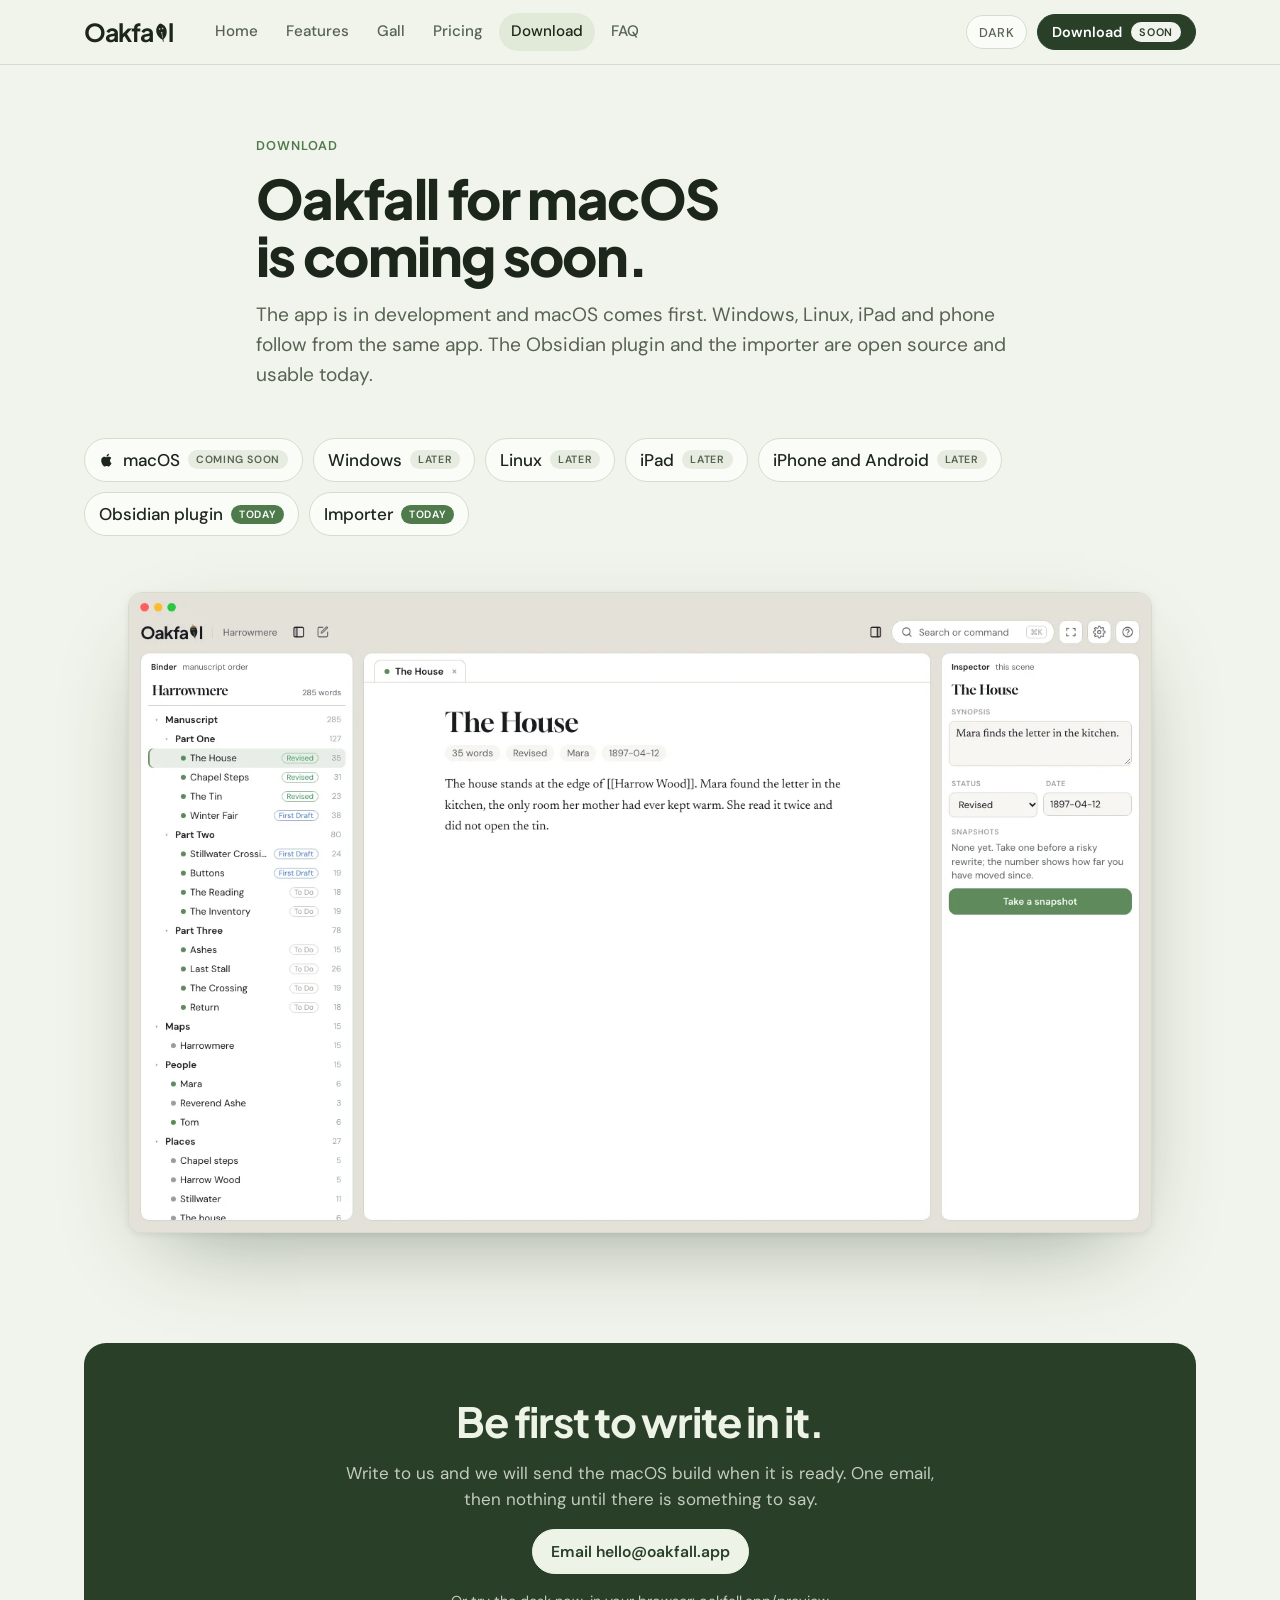
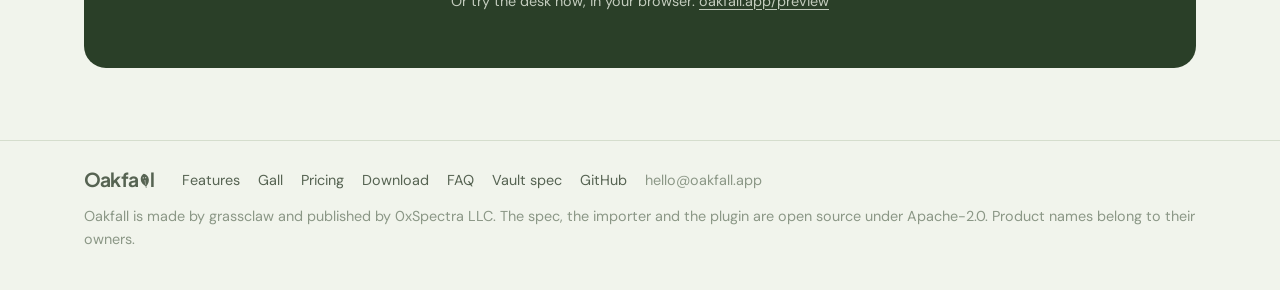
<file: download.html>
<!doctype html>
<html lang="en">
<head>
<meta charset="utf-8">
<meta name="viewport" content="width=device-width, initial-scale=1, viewport-fit=cover">
<title>Download · Oakfall</title>
<meta name="description" content="Oakfall for macOS is coming soon. Windows, Linux, iPad and phone follow.">
<link rel="icon" href="assets/favicon.svg" type="image/svg+xml">
<link rel="canonical" href="https://oakfall.app/download.html">
<meta property="og:title" content="Download · Oakfall">
<meta property="og:description" content="Oakfall for macOS is coming soon. Windows, Linux, iPad and phone follow.">
<meta property="og:image" content="https://oakfall.app/brand/social/social-preview.png">
<meta name="twitter:card" content="summary_large_image">
<meta name="color-scheme" content="light">
<link rel="preconnect" href="https://fonts.googleapis.com">
<link rel="preconnect" href="https://fonts.gstatic.com" crossorigin>
<link href="https://fonts.googleapis.com/css2?family=DM+Sans:opsz,wght@9..40,400;9..40,500;9..40,600;9..40,700&family=Plus+Jakarta+Sans:wght@600;700;800&family=Newsreader:ital,opsz,wght@0,6..72,400;0,6..72,500;1,6..72,400&display=swap" rel="stylesheet">
<link rel="stylesheet" href="assets/site.css">
</head>
<body>
<header class="bar">
  <div class="wrap">
    <a class="wm" href="index.html" aria-label="Oakfall home">Oakfa<span class="gall-l" title="Gall"><svg viewBox="10 -2 80 104" aria-hidden="true"><g class="gl"><g transform="rotate(-10 50 50)"><path d="M50 4 C 74 14, 84 40, 72 66 C 66 78, 58 84, 50 92 C 42 84, 34 78, 28 66 C 16 40, 26 14, 50 4Z" fill="currentColor"/><g class="eyes"><circle cx="42" cy="32" r="4.2" fill="var(--paper)"/><circle cx="58" cy="32" r="4.2" fill="var(--paper)"/><circle cx="43" cy="32.6" r="1.8" fill="currentColor"/><circle cx="59" cy="32.6" r="1.8" fill="currentColor"/></g><circle cx="50" cy="52" r="3.2" fill="var(--paper)"/><path d="M50 56 V 80" stroke="var(--paper)" stroke-width="2.4" stroke-linecap="round"/><path d="M50 92 V 99" stroke="currentColor" stroke-width="4" stroke-linecap="round"/></g></g><path class="ghost" transform="rotate(-10 50 50)" d="M50 4 C 74 14, 84 40, 72 66 C 66 78, 58 84, 50 92 C 42 84, 34 78, 28 66 C 16 40, 26 14, 50 4Z" fill="none" stroke="currentColor" stroke-width="3" stroke-dasharray="4 4"/></svg></span>l</a>
    <nav class="tabs" aria-label="Pages"><a href="index.html">Home</a><a href="features.html">Features</a><a href="gall.html">Gall</a><a href="pricing.html">Pricing</a><a href="download.html" aria-current="page">Download</a><a href="faq.html">FAQ</a></nav>
    <div class="right">
      <button class="theme" id="theme" type="button">Dark</button>
      <a class="btn sm primary" href="download.html">Download <span class="soon">Soon</span></a>
    </div>
  </div>
</header>
<main>
  <div class="wrap page-head"><span class="eyebrow">Download</span><h1>Oakfall for macOS is coming soon.</h1><p class="lede">The app is in development and macOS comes first. Windows, Linux, iPad and phone follow from the same app. The Obsidian plugin and the importer are open source and usable today.</p></div>
  <section class="wrap" style="padding-top:48px">
    <div class="plats">
      <span class="plat"><svg viewBox="0 0 24 24" width="16" height="16" fill="currentColor" aria-hidden="true"><path d="M16.4 12.6c0-2.4 2-3.6 2.1-3.7-1.1-1.7-2.9-1.9-3.5-1.9-1.5-.2-2.9.9-3.7.9-.8 0-1.9-.9-3.2-.8-1.6 0-3.1 1-4 2.4-1.7 3-.4 7.4 1.2 9.8.8 1.2 1.8 2.5 3 2.4 1.2 0 1.7-.8 3.1-.8 1.5 0 1.9.8 3.2.8s2.1-1.2 2.9-2.4c.9-1.4 1.3-2.7 1.3-2.8 0 0-2.4-1-2.4-3.9zM14 5.5c.7-.8 1.1-1.9 1-3-1 0-2.1.7-2.8 1.5-.6.7-1.2 1.8-1 2.9 1.1.1 2.2-.6 2.8-1.4z"/></svg> macOS <span class="state">Coming soon</span></span>
      <span class="plat">Windows <span class="state">Later</span></span>
      <span class="plat">Linux <span class="state">Later</span></span>
      <span class="plat">iPad <span class="state">Later</span></span>
      <span class="plat">iPhone and Android <span class="state">Later</span></span>
      <a class="plat" href="https://github.com/oakfall/oakfall">Obsidian plugin <span class="state now">Today</span></a>
      <a class="plat" href="https://github.com/oakfall/scrivener-to-obsidian">Importer <span class="state now">Today</span></a>
    </div>
    <a href="preview/" class="window" aria-label="Open the desk in your browser"><img src="assets/shots/desk-light.webp" data-light="assets/shots/desk-light.webp" data-dark="assets/shots/desk-dark.webp" width="1440" height="900" alt="The Oakfall desk."></a>
    <div class="cta-band">
      <h2>Be first to write in it.</h2>
      <p>Write to us and we will send the macOS build when it is ready. One email, then nothing until there is something to say.</p>
      <a class="btn" href="mailto:hello@oakfall.app?subject=Oakfall%20for%20macOS">Email hello@oakfall.app</a>
      <p style="font-size:.9rem">Or try the desk now, in your browser: <a href="preview/">oakfall.app/preview</a></p>
    </div>
  </section>
</main>
<footer>
  <div class="wrap">
    <a class="wm" href="index.html" aria-label="Oakfall home">Oakfa<span class="gall-l" title="Gall"><svg viewBox="10 -2 80 104" aria-hidden="true"><g class="gl"><g transform="rotate(-10 50 50)"><path d="M50 4 C 74 14, 84 40, 72 66 C 66 78, 58 84, 50 92 C 42 84, 34 78, 28 66 C 16 40, 26 14, 50 4Z" fill="currentColor"/><g class="eyes"><circle cx="42" cy="32" r="4.2" fill="var(--paper)"/><circle cx="58" cy="32" r="4.2" fill="var(--paper)"/><circle cx="43" cy="32.6" r="1.8" fill="currentColor"/><circle cx="59" cy="32.6" r="1.8" fill="currentColor"/></g><circle cx="50" cy="52" r="3.2" fill="var(--paper)"/><path d="M50 56 V 80" stroke="var(--paper)" stroke-width="2.4" stroke-linecap="round"/><path d="M50 92 V 99" stroke="currentColor" stroke-width="4" stroke-linecap="round"/></g></g><path class="ghost" transform="rotate(-10 50 50)" d="M50 4 C 74 14, 84 40, 72 66 C 66 78, 58 84, 50 92 C 42 84, 34 78, 28 66 C 16 40, 26 14, 50 4Z" fill="none" stroke="currentColor" stroke-width="3" stroke-dasharray="4 4"/></svg></span>l</a>
    <nav aria-label="Footer">
      <a href="features.html">Features</a><a href="gall.html">Gall</a><a href="pricing.html">Pricing</a><a href="download.html">Download</a><a href="faq.html">FAQ</a>
      <a href="https://github.com/oakfall/oakfall/blob/main/docs/spec.md">Vault spec</a>
      <a href="https://github.com/oakfall">GitHub</a>
      <span>hello@oakfall.app</span>
    </nav>
    <p>Oakfall is made by grassclaw and published by 0xSpectra LLC. The spec, the importer and the plugin are open source under Apache-2.0. Product names belong to their owners.</p>
  </div>
</footer>

<script src="assets/site.js" defer></script>
</body>
</html>
</file>
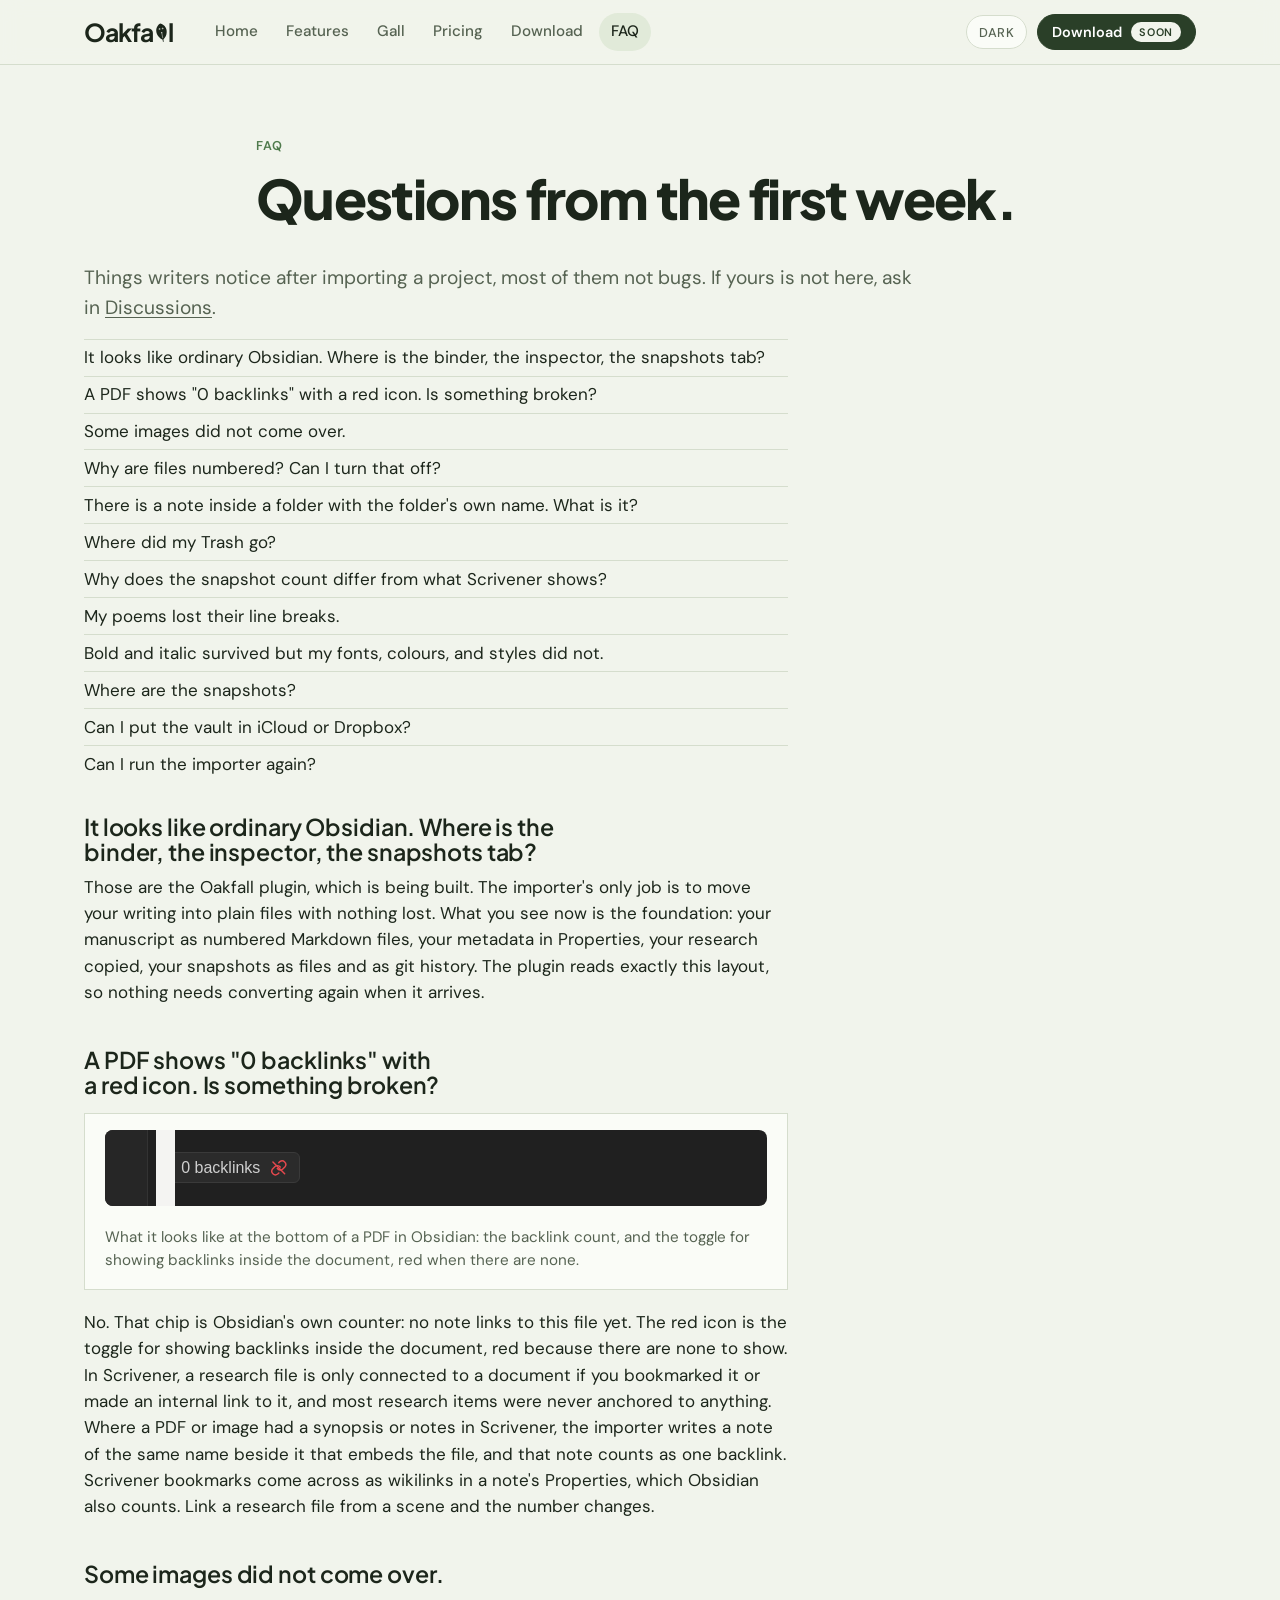
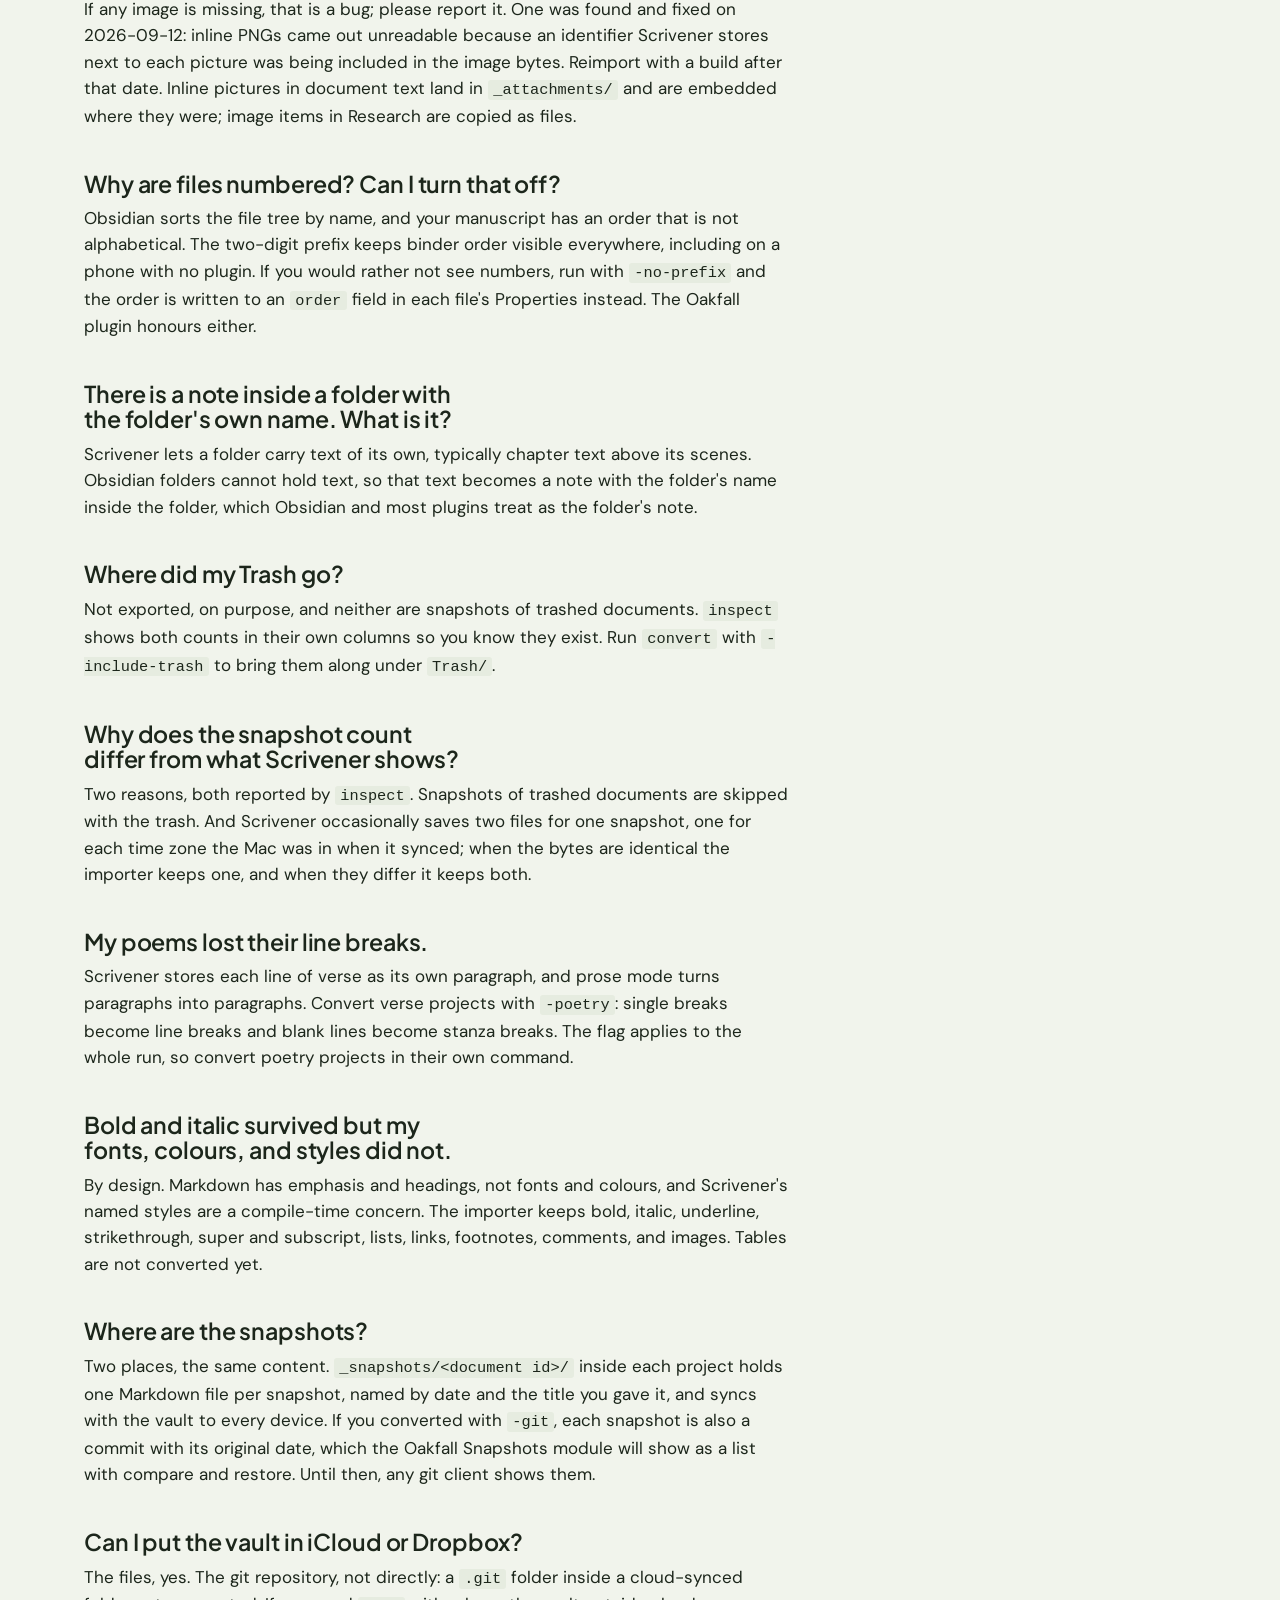
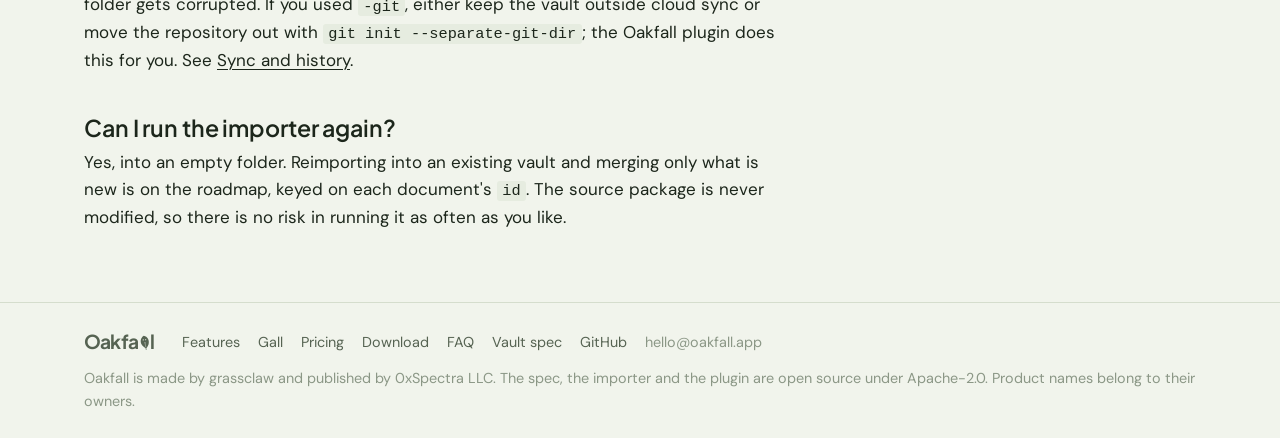
<file: faq.html>
<!doctype html>
<html lang="en">
<head>
<meta charset="utf-8">
<meta name="viewport" content="width=device-width, initial-scale=1, viewport-fit=cover">
<title>FAQ · Oakfall</title>
<meta name="description" content="Questions writers ask after importing a project.">
<link rel="icon" href="assets/favicon.svg" type="image/svg+xml">
<link rel="canonical" href="https://oakfall.app/faq.html">
<meta property="og:title" content="FAQ · Oakfall">
<meta property="og:description" content="Questions writers ask after importing a project.">
<meta property="og:image" content="https://oakfall.app/brand/social/social-preview.png">
<meta name="twitter:card" content="summary_large_image">
<meta name="color-scheme" content="light">
<link rel="preconnect" href="https://fonts.googleapis.com">
<link rel="preconnect" href="https://fonts.gstatic.com" crossorigin>
<link href="https://fonts.googleapis.com/css2?family=DM+Sans:opsz,wght@9..40,400;9..40,500;9..40,600;9..40,700&family=Plus+Jakarta+Sans:wght@600;700;800&family=Newsreader:ital,opsz,wght@0,6..72,400;0,6..72,500;1,6..72,400&display=swap" rel="stylesheet">
<link rel="stylesheet" href="assets/site.css">
</head>
<body>
<header class="bar">
  <div class="wrap">
    <a class="wm" href="index.html" aria-label="Oakfall home">Oakfa<span class="gall-l" title="Gall"><svg viewBox="10 -2 80 104" aria-hidden="true"><g class="gl"><g transform="rotate(-10 50 50)"><path d="M50 4 C 74 14, 84 40, 72 66 C 66 78, 58 84, 50 92 C 42 84, 34 78, 28 66 C 16 40, 26 14, 50 4Z" fill="currentColor"/><g class="eyes"><circle cx="42" cy="32" r="4.2" fill="var(--paper)"/><circle cx="58" cy="32" r="4.2" fill="var(--paper)"/><circle cx="43" cy="32.6" r="1.8" fill="currentColor"/><circle cx="59" cy="32.6" r="1.8" fill="currentColor"/></g><circle cx="50" cy="52" r="3.2" fill="var(--paper)"/><path d="M50 56 V 80" stroke="var(--paper)" stroke-width="2.4" stroke-linecap="round"/><path d="M50 92 V 99" stroke="currentColor" stroke-width="4" stroke-linecap="round"/></g></g><path class="ghost" transform="rotate(-10 50 50)" d="M50 4 C 74 14, 84 40, 72 66 C 66 78, 58 84, 50 92 C 42 84, 34 78, 28 66 C 16 40, 26 14, 50 4Z" fill="none" stroke="currentColor" stroke-width="3" stroke-dasharray="4 4"/></svg></span>l</a>
    <nav class="tabs" aria-label="Pages"><a href="index.html">Home</a><a href="features.html">Features</a><a href="gall.html">Gall</a><a href="pricing.html">Pricing</a><a href="download.html">Download</a><a href="faq.html" aria-current="page">FAQ</a></nav>
    <div class="right">
      <button class="theme" id="theme" type="button">Dark</button>
      <a class="btn sm primary" href="download.html">Download <span class="soon">Soon</span></a>
    </div>
  </div>
</header>
<main>
  <div class="wrap page-head faq-page"><span class="eyebrow">FAQ</span><h1>Questions from the first week.</h1></div>
  <section class="wrap" style="padding-top:24px">
<!-- faq:start -->
  <p class="lede">Things writers notice after importing a project, most of them not bugs. If yours is not here, ask in <a href="https://github.com/oakfall/oakfall/discussions">Discussions</a>.</p>
  <div class="faq">
  <ul class="toc">
    <li><a href="#it-looks-like-ordinary-obsidian-where-is">It looks like ordinary Obsidian. Where is the binder, the inspector, the snapshots tab?</a></li>
    <li><a href="#a-pdf-shows-0-backlinks-with-a-red-icon">A PDF shows "0 backlinks" with a red icon. Is something broken?</a></li>
    <li><a href="#some-images-did-not-come-over">Some images did not come over.</a></li>
    <li><a href="#why-are-files-numbered-can-i-turn-that-o">Why are files numbered? Can I turn that off?</a></li>
    <li><a href="#there-is-a-note-inside-a-folder-with-the">There is a note inside a folder with the folder's own name. What is it?</a></li>
    <li><a href="#where-did-my-trash-go">Where did my Trash go?</a></li>
    <li><a href="#why-does-the-snapshot-count-differ-from">Why does the snapshot count differ from what Scrivener shows?</a></li>
    <li><a href="#my-poems-lost-their-line-breaks">My poems lost their line breaks.</a></li>
    <li><a href="#bold-and-italic-survived-but-my-fonts-co">Bold and italic survived but my fonts, colours, and styles did not.</a></li>
    <li><a href="#where-are-the-snapshots">Where are the snapshots?</a></li>
    <li><a href="#can-i-put-the-vault-in-icloud-or-dropbox">Can I put the vault in iCloud or Dropbox?</a></li>
    <li><a href="#can-i-run-the-importer-again">Can I run the importer again?</a></li>
  </ul>

  <h2 id="it-looks-like-ordinary-obsidian-where-is">It looks like ordinary Obsidian. Where is the binder, the inspector, the snapshots tab?</h2>
  <p>Those are the Oakfall plugin, which is being built. The importer's only job is to move your writing into plain files with nothing lost. What you see now is the foundation: your manuscript as numbered Markdown files, your metadata in Properties, your research copied, your snapshots as files and as git history. The plugin reads exactly this layout, so nothing needs converting again when it arrives.</p>

  <h2 id="a-pdf-shows-0-backlinks-with-a-red-icon">A PDF shows "0 backlinks" with a red icon. Is something broken?</h2>
  <div class="figure">
    <div class="obs"><span class="chip"><span>0 backlinks</span><svg viewBox="0 0 24 24" fill="none" stroke="#e5484d" stroke-width="2" stroke-linecap="round" stroke-linejoin="round" aria-hidden="true"><path d="M10 13a5 5 0 0 0 7.5.5l3-3a5 5 0 0 0-7-7l-1.5 1.5"/><path d="M14 11a5 5 0 0 0-7.5-.5l-3 3a5 5 0 0 0 7 7l1.5-1.5"/><path d="M4 4l16 16"/></svg></span></div>
    <div class="cap">What it looks like at the bottom of a PDF in Obsidian: the backlink count, and the toggle for showing backlinks inside the document, red when there are none.</div>
  </div>
  <p>No. That chip is Obsidian's own counter: no note links to this file yet. The red icon is the toggle for showing backlinks inside the document, red because there are none to show. In Scrivener, a research file is only connected to a document if you bookmarked it or made an internal link to it, and most research items were never anchored to anything. Where a PDF or image had a synopsis or notes in Scrivener, the importer writes a note of the same name beside it that embeds the file, and that note counts as one backlink. Scrivener bookmarks come across as wikilinks in a note's Properties, which Obsidian also counts. Link a research file from a scene and the number changes.</p>

  <h2 id="some-images-did-not-come-over">Some images did not come over.</h2>
  <p>If any image is missing, that is a bug; please report it. One was found and fixed on 2026-09-12: inline PNGs came out unreadable because an identifier Scrivener stores next to each picture was being included in the image bytes. Reimport with a build after that date. Inline pictures in document text land in <code>_attachments/</code> and are embedded where they were; image items in Research are copied as files.</p>

  <h2 id="why-are-files-numbered-can-i-turn-that-o">Why are files numbered? Can I turn that off?</h2>
  <p>Obsidian sorts the file tree by name, and your manuscript has an order that is not alphabetical. The two-digit prefix keeps binder order visible everywhere, including on a phone with no plugin. If you would rather not see numbers, run with <code>-no-prefix</code> and the order is written to an <code>order</code> field in each file's Properties instead. The Oakfall plugin honours either.</p>

  <h2 id="there-is-a-note-inside-a-folder-with-the">There is a note inside a folder with the folder's own name. What is it?</h2>
  <p>Scrivener lets a folder carry text of its own, typically chapter text above its scenes. Obsidian folders cannot hold text, so that text becomes a note with the folder's name inside the folder, which Obsidian and most plugins treat as the folder's note.</p>

  <h2 id="where-did-my-trash-go">Where did my Trash go?</h2>
  <p>Not exported, on purpose, and neither are snapshots of trashed documents. <code>inspect</code> shows both counts in their own columns so you know they exist. Run <code>convert</code> with <code>-include-trash</code> to bring them along under <code>Trash/</code>.</p>

  <h2 id="why-does-the-snapshot-count-differ-from">Why does the snapshot count differ from what Scrivener shows?</h2>
  <p>Two reasons, both reported by <code>inspect</code>. Snapshots of trashed documents are skipped with the trash. And Scrivener occasionally saves two files for one snapshot, one for each time zone the Mac was in when it synced; when the bytes are identical the importer keeps one, and when they differ it keeps both.</p>

  <h2 id="my-poems-lost-their-line-breaks">My poems lost their line breaks.</h2>
  <p>Scrivener stores each line of verse as its own paragraph, and prose mode turns paragraphs into paragraphs. Convert verse projects with <code>-poetry</code>: single breaks become line breaks and blank lines become stanza breaks. The flag applies to the whole run, so convert poetry projects in their own command.</p>

  <h2 id="bold-and-italic-survived-but-my-fonts-co">Bold and italic survived but my fonts, colours, and styles did not.</h2>
  <p>By design. Markdown has emphasis and headings, not fonts and colours, and Scrivener's named styles are a compile-time concern. The importer keeps bold, italic, underline, strikethrough, super and subscript, lists, links, footnotes, comments, and images. Tables are not converted yet.</p>

  <h2 id="where-are-the-snapshots">Where are the snapshots?</h2>
  <p>Two places, the same content. <code>_snapshots/&lt;document id&gt;/</code> inside each project holds one Markdown file per snapshot, named by date and the title you gave it, and syncs with the vault to every device. If you converted with <code>-git</code>, each snapshot is also a commit with its original date, which the Oakfall Snapshots module will show as a list with compare and restore. Until then, any git client shows them.</p>

  <h2 id="can-i-put-the-vault-in-icloud-or-dropbox">Can I put the vault in iCloud or Dropbox?</h2>
  <p>The files, yes. The git repository, not directly: a <code>.git</code> folder inside a cloud-synced folder gets corrupted. If you used <code>-git</code>, either keep the vault outside cloud sync or move the repository out with <code>git init --separate-git-dir</code>; the Oakfall plugin does this for you. See <a href="https://github.com/oakfall/oakfall/blob/main/docs/sync-and-history.md">Sync and history</a>.</p>

  <h2 id="can-i-run-the-importer-again">Can I run the importer again?</h2>
  <p>Yes, into an empty folder. Reimporting into an existing vault and merging only what is new is on the roadmap, keyed on each document's <code>id</code>. The source package is never modified, so there is no risk in running it as often as you like.</p>
  </div>
<!-- faq:end -->
  </section>
</main>
<footer>
  <div class="wrap">
    <a class="wm" href="index.html" aria-label="Oakfall home">Oakfa<span class="gall-l" title="Gall"><svg viewBox="10 -2 80 104" aria-hidden="true"><g class="gl"><g transform="rotate(-10 50 50)"><path d="M50 4 C 74 14, 84 40, 72 66 C 66 78, 58 84, 50 92 C 42 84, 34 78, 28 66 C 16 40, 26 14, 50 4Z" fill="currentColor"/><g class="eyes"><circle cx="42" cy="32" r="4.2" fill="var(--paper)"/><circle cx="58" cy="32" r="4.2" fill="var(--paper)"/><circle cx="43" cy="32.6" r="1.8" fill="currentColor"/><circle cx="59" cy="32.6" r="1.8" fill="currentColor"/></g><circle cx="50" cy="52" r="3.2" fill="var(--paper)"/><path d="M50 56 V 80" stroke="var(--paper)" stroke-width="2.4" stroke-linecap="round"/><path d="M50 92 V 99" stroke="currentColor" stroke-width="4" stroke-linecap="round"/></g></g><path class="ghost" transform="rotate(-10 50 50)" d="M50 4 C 74 14, 84 40, 72 66 C 66 78, 58 84, 50 92 C 42 84, 34 78, 28 66 C 16 40, 26 14, 50 4Z" fill="none" stroke="currentColor" stroke-width="3" stroke-dasharray="4 4"/></svg></span>l</a>
    <nav aria-label="Footer">
      <a href="features.html">Features</a><a href="gall.html">Gall</a><a href="pricing.html">Pricing</a><a href="download.html">Download</a><a href="faq.html">FAQ</a>
      <a href="https://github.com/oakfall/oakfall/blob/main/docs/spec.md">Vault spec</a>
      <a href="https://github.com/oakfall">GitHub</a>
      <span>hello@oakfall.app</span>
    </nav>
    <p>Oakfall is made by grassclaw and published by 0xSpectra LLC. The spec, the importer and the plugin are open source under Apache-2.0. Product names belong to their owners.</p>
  </div>
</footer>

<script src="assets/site.js" defer></script>
</body>
</html>
</file>
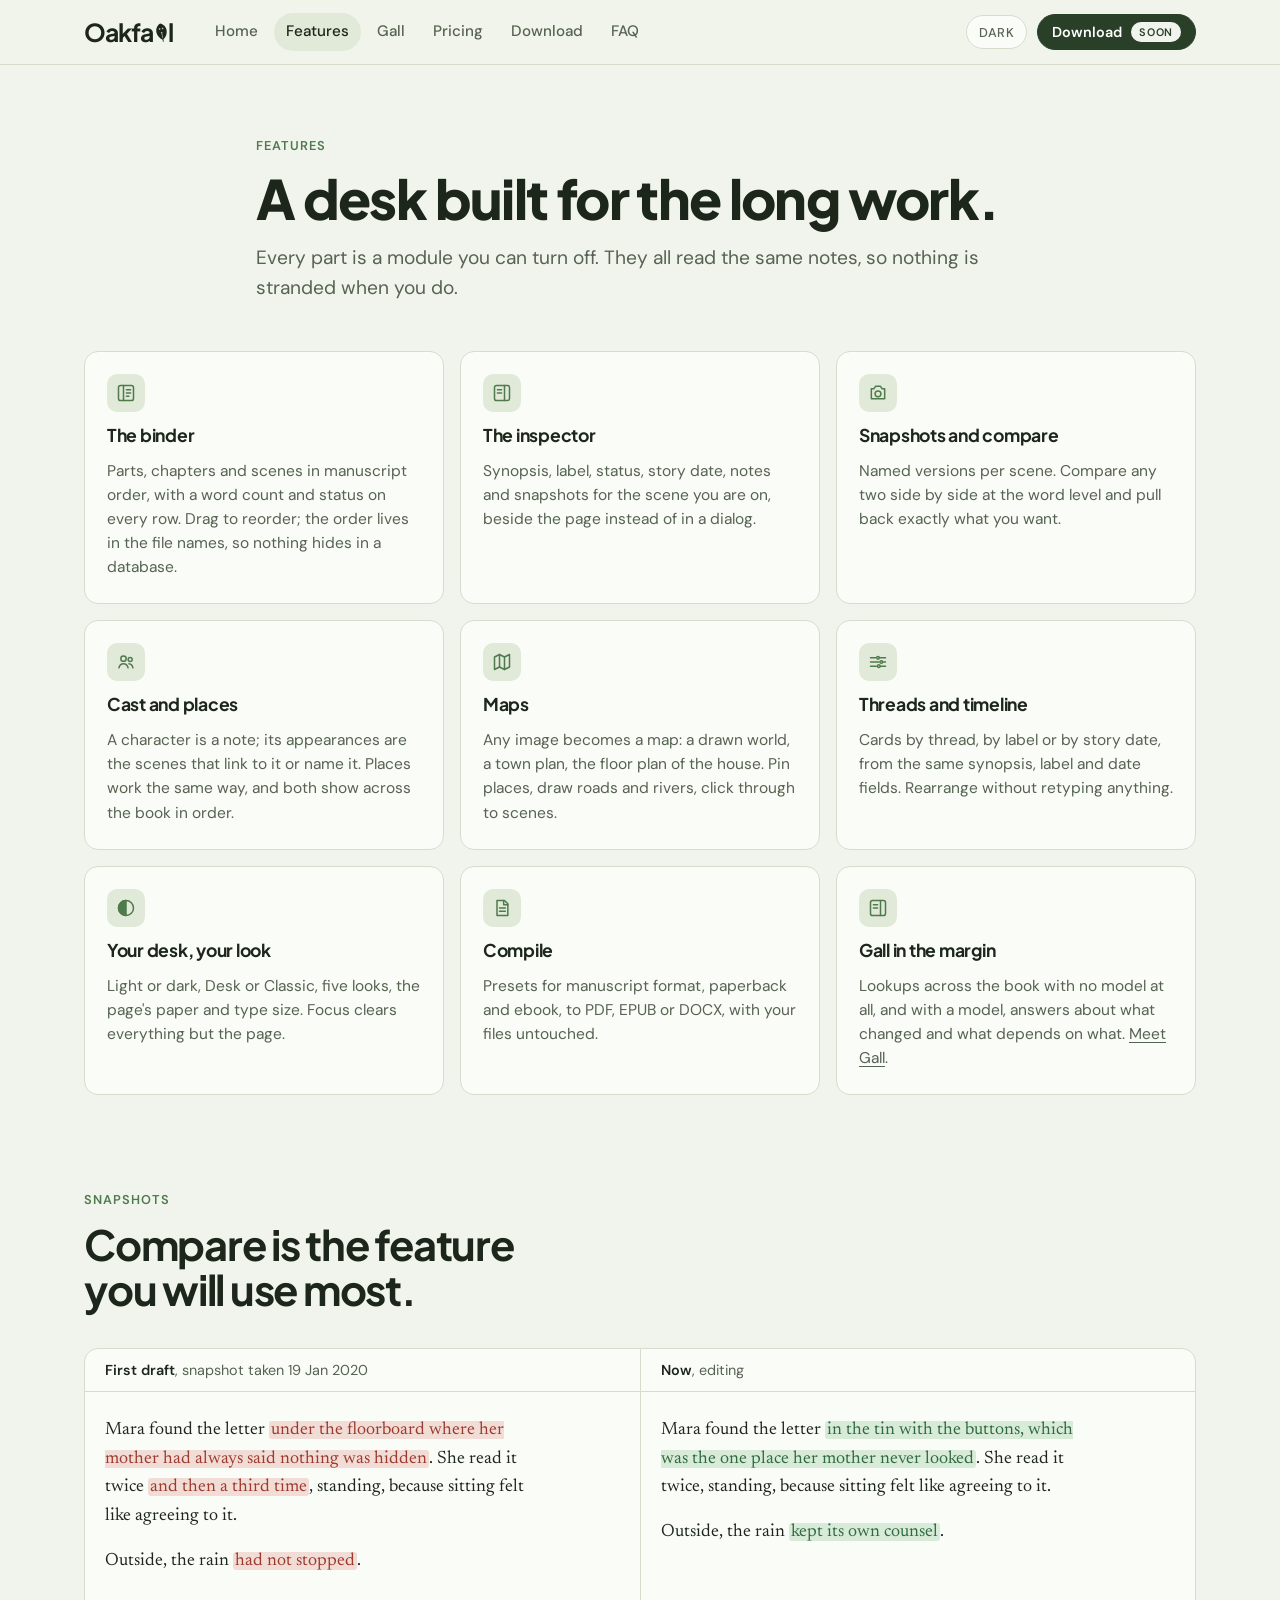
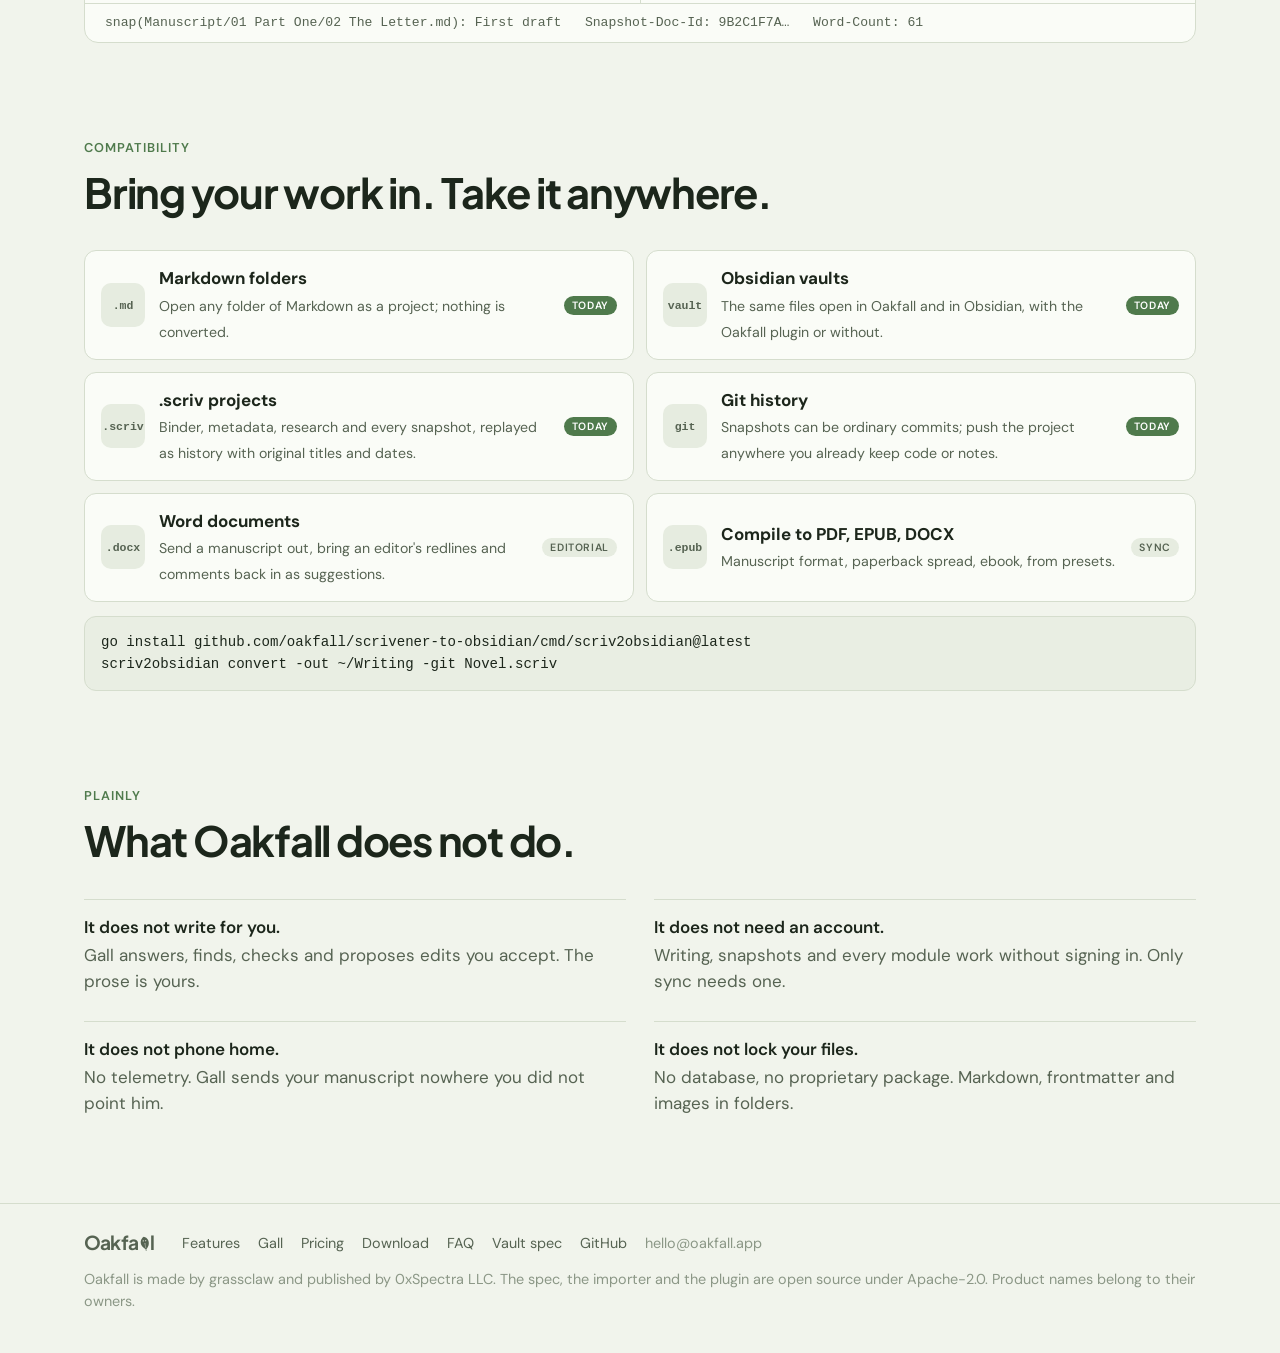
<file: features.html>
<!doctype html>
<html lang="en">
<head>
<meta charset="utf-8">
<meta name="viewport" content="width=device-width, initial-scale=1, viewport-fit=cover">
<title>Features · Oakfall</title>
<meta name="description" content="The binder, inspector, snapshots and compare, cast and places, maps, threads and timeline, looks, compile, and what Oakfall reads and writes.">
<link rel="icon" href="assets/favicon.svg" type="image/svg+xml">
<link rel="canonical" href="https://oakfall.app/features.html">
<meta property="og:title" content="Features · Oakfall">
<meta property="og:description" content="The binder, inspector, snapshots and compare, cast and places, maps, threads and timeline, looks, compile, and what Oakfall reads and writes.">
<meta property="og:image" content="https://oakfall.app/brand/social/social-preview.png">
<meta name="twitter:card" content="summary_large_image">
<meta name="color-scheme" content="light">
<link rel="preconnect" href="https://fonts.googleapis.com">
<link rel="preconnect" href="https://fonts.gstatic.com" crossorigin>
<link href="https://fonts.googleapis.com/css2?family=DM+Sans:opsz,wght@9..40,400;9..40,500;9..40,600;9..40,700&family=Plus+Jakarta+Sans:wght@600;700;800&family=Newsreader:ital,opsz,wght@0,6..72,400;0,6..72,500;1,6..72,400&display=swap" rel="stylesheet">
<link rel="stylesheet" href="assets/site.css">
</head>
<body>
<header class="bar">
  <div class="wrap">
    <a class="wm" href="index.html" aria-label="Oakfall home">Oakfa<span class="gall-l" title="Gall"><svg viewBox="10 -2 80 104" aria-hidden="true"><g class="gl"><g transform="rotate(-10 50 50)"><path d="M50 4 C 74 14, 84 40, 72 66 C 66 78, 58 84, 50 92 C 42 84, 34 78, 28 66 C 16 40, 26 14, 50 4Z" fill="currentColor"/><g class="eyes"><circle cx="42" cy="32" r="4.2" fill="var(--paper)"/><circle cx="58" cy="32" r="4.2" fill="var(--paper)"/><circle cx="43" cy="32.6" r="1.8" fill="currentColor"/><circle cx="59" cy="32.6" r="1.8" fill="currentColor"/></g><circle cx="50" cy="52" r="3.2" fill="var(--paper)"/><path d="M50 56 V 80" stroke="var(--paper)" stroke-width="2.4" stroke-linecap="round"/><path d="M50 92 V 99" stroke="currentColor" stroke-width="4" stroke-linecap="round"/></g></g><path class="ghost" transform="rotate(-10 50 50)" d="M50 4 C 74 14, 84 40, 72 66 C 66 78, 58 84, 50 92 C 42 84, 34 78, 28 66 C 16 40, 26 14, 50 4Z" fill="none" stroke="currentColor" stroke-width="3" stroke-dasharray="4 4"/></svg></span>l</a>
    <nav class="tabs" aria-label="Pages"><a href="index.html">Home</a><a href="features.html" aria-current="page">Features</a><a href="gall.html">Gall</a><a href="pricing.html">Pricing</a><a href="download.html">Download</a><a href="faq.html">FAQ</a></nav>
    <div class="right">
      <button class="theme" id="theme" type="button">Dark</button>
      <a class="btn sm primary" href="download.html">Download <span class="soon">Soon</span></a>
    </div>
  </div>
</header>
<main>
  <div class="wrap page-head"><span class="eyebrow">Features</span><h1>A desk built for the long work.</h1><p class="lede">Every part is a module you can turn off. They all read the same notes, so nothing is stranded when you do.</p></div>
  <section class="wrap" style="padding-top:48px">
    <div class="cards">
      <div class="card" id="binder"><div class="ic"><svg viewBox="0 0 24 24" width="20" height="20" fill="none" stroke="currentColor" stroke-width="1.8" stroke-linecap="round" stroke-linejoin="round" aria-hidden="true"><rect x="3" y="3" width="18" height="18" rx="2.5"/><path d="M9 3v18M12.5 8h5M12.5 12h5M12.5 16h3"/></svg></div><h3>The binder</h3><p>Parts, chapters and scenes in manuscript order, with a word count and status on every row. Drag to reorder; the order lives in the file names, so nothing hides in a database.</p></div>
      <div class="card" id="inspector"><div class="ic"><svg viewBox="0 0 24 24" width="20" height="20" fill="none" stroke="currentColor" stroke-width="1.8" stroke-linecap="round" stroke-linejoin="round" aria-hidden="true"><rect x="3" y="3" width="18" height="18" rx="2.5"/><path d="M15 3v18"/><path d="M6.5 8h5M6.5 12h5"/></svg></div><h3>The inspector</h3><p>Synopsis, label, status, story date, notes and snapshots for the scene you are on, beside the page instead of in a dialog.</p></div>
      <div class="card" id="snapshots"><div class="ic"><svg viewBox="0 0 24 24" width="20" height="20" fill="none" stroke="currentColor" stroke-width="1.8" stroke-linecap="round" stroke-linejoin="round" aria-hidden="true"><path d="M4 7h3l2-3h6l2 3h3v12H4z"/><circle cx="12" cy="13" r="3.5"/></svg></div><h3>Snapshots and compare</h3><p>Named versions per scene. Compare any two side by side at the word level and pull back exactly what you want.</p></div>
      <div class="card" id="cast"><div class="ic"><svg viewBox="0 0 24 24" width="20" height="20" fill="none" stroke="currentColor" stroke-width="1.8" stroke-linecap="round" stroke-linejoin="round" aria-hidden="true"><circle cx="9" cy="8" r="3.2"/><path d="M3.5 19c.6-3 2.8-5 5.5-5s4.9 2 5.5 5"/><circle cx="17" cy="9" r="2.4"/><path d="M15.5 14.2c2.4.2 4.2 2 4.8 4.8"/></svg></div><h3>Cast and places</h3><p>A character is a note; its appearances are the scenes that link to it or name it. Places work the same way, and both show across the book in order.</p></div>
      <div class="card" id="maps"><div class="ic"><svg viewBox="0 0 24 24" width="20" height="20" fill="none" stroke="currentColor" stroke-width="1.8" stroke-linecap="round" stroke-linejoin="round" aria-hidden="true"><path d="M3 6l6-3 6 3 6-3v15l-6 3-6-3-6 3z"/><path d="M9 3v15M15 6v15"/></svg></div><h3>Maps</h3><p>Any image becomes a map: a drawn world, a town plan, the floor plan of the house. Pin places, draw roads and rivers, click through to scenes.</p></div>
      <div class="card" id="threads"><div class="ic"><svg viewBox="0 0 24 24" width="20" height="20" fill="none" stroke="currentColor" stroke-width="1.8" stroke-linecap="round" stroke-linejoin="round" aria-hidden="true"><path d="M3 7h6M3 12h10M3 17h7"/><circle cx="12" cy="7" r="1.6"/><circle cx="16" cy="12" r="1.6"/><circle cx="13" cy="17" r="1.6"/><path d="M14 7h7M18 12h3M15 17h6"/></svg></div><h3>Threads and timeline</h3><p>Cards by thread, by label or by story date, from the same synopsis, label and date fields. Rearrange without retyping anything.</p></div>
      <div class="card" id="look"><div class="ic"><svg viewBox="0 0 24 24" width="20" height="20" fill="none" stroke="currentColor" stroke-width="1.8" stroke-linecap="round" stroke-linejoin="round" aria-hidden="true"><circle cx="12" cy="12" r="9"/><path d="M12 3a9 9 0 000 18z" fill="currentColor"/></svg></div><h3>Your desk, your look</h3><p>Light or dark, Desk or Classic, five looks, the page's paper and type size. Focus clears everything but the page.</p></div>
      <div class="card" id="compile"><div class="ic"><svg viewBox="0 0 24 24" width="20" height="20" fill="none" stroke="currentColor" stroke-width="1.8" stroke-linecap="round" stroke-linejoin="round" aria-hidden="true"><path d="M6 3h9l4 4v14H6z"/><path d="M14 3v5h5M9 12h7M9 16h7"/></svg></div><h3>Compile</h3><p>Presets for manuscript format, paperback and ebook, to PDF, EPUB or DOCX, with your files untouched.</p></div>
      <div class="card"><div class="ic"><svg viewBox="0 0 24 24" width="20" height="20" fill="none" stroke="currentColor" stroke-width="1.8" stroke-linecap="round" stroke-linejoin="round" aria-hidden="true"><rect x="3" y="3" width="18" height="18" rx="2.5"/><path d="M15 3v18"/><path d="M6.5 8h5M6.5 12h5"/></svg></div><h3>Gall in the margin</h3><p>Lookups across the book with no model at all, and with a model, answers about what changed and what depends on what. <a href="gall.html">Meet Gall</a>.</p></div>
    </div>
  </section>
  <section class="wrap"><div class="head"><span class="eyebrow">Snapshots</span><h2>Compare is the feature you will use most.</h2></div><div class="compare quiet" id="compare" aria-label="Comparing a snapshot with the live text">
      <div class="cbar"><div><strong>First draft</strong>, snapshot taken 19 Jan 2020</div><div><strong>Now</strong>, editing</div></div>
      <div class="panes">
        <div class="pane">
          <p>Mara found the letter <del>under the floorboard where her mother had always said nothing was hidden</del>. She read it twice <del>and then a third time</del>, standing, because sitting felt like agreeing to it.</p>
          <p>Outside, the rain <del>had not stopped</del>.</p>
        </div>
        <div class="pane">
          <p>Mara found the letter <ins>in the tin with the buttons, which was the one place her mother never looked</ins>. She read it twice, standing, because sitting felt like agreeing to it.</p>
          <p>Outside, the rain <ins>kept its own counsel</ins>.</p>
        </div>
      </div>
      <div class="foot">snap(Manuscript/01 Part One/02 The Letter.md): First draft &nbsp; Snapshot-Doc-Id: 9B2C1F7A… &nbsp; Word-Count: 61</div>
    </div></section>
  <section class="wrap" id="compatibility"><div class="head"><span class="eyebrow">Compatibility</span><h2>Bring your work in. Take it anywhere.</h2></div><div class="formats">
      <div class="format"><span class="ext">.md</span><div><b>Markdown folders</b><small>Open any folder of Markdown as a project; nothing is converted.</small></div><span class="state now">Today</span></div>
      <div class="format"><span class="ext">vault</span><div><b>Obsidian vaults</b><small>The same files open in Oakfall and in Obsidian, with the Oakfall plugin or without.</small></div><span class="state now">Today</span></div>
      <div class="format"><span class="ext">.scriv</span><div><b>.scriv projects</b><small>Binder, metadata, research and every snapshot, replayed as history with original titles and dates.</small></div><span class="state now">Today</span></div>
      <div class="format"><span class="ext">git</span><div><b>Git history</b><small>Snapshots can be ordinary commits; push the project anywhere you already keep code or notes.</small></div><span class="state now">Today</span></div>
      <div class="format"><span class="ext">.docx</span><div><b>Word documents</b><small>Send a manuscript out, bring an editor's redlines and comments back in as suggestions.</small></div><span class="state">Editorial</span></div>
      <div class="format"><span class="ext">.epub</span><div><b>Compile to PDF, EPUB, DOCX</b><small>Manuscript format, paperback spread, ebook, from presets.</small></div><span class="state">Sync</span></div>
    </div>
    <pre>go install github.com/oakfall/scrivener-to-obsidian/cmd/scriv2obsidian@latest
scriv2obsidian convert -out ~/Writing -git Novel.scriv</pre></section>
  <section class="wrap"><div class="head"><span class="eyebrow">Plainly</span><h2>What Oakfall does not do.</h2></div>
    <ul class="nots">
      <li><b>It does not write for you.</b>Gall answers, finds, checks and proposes edits you accept. The prose is yours.</li>
      <li><b>It does not need an account.</b>Writing, snapshots and every module work without signing in. Only sync needs one.</li>
      <li><b>It does not phone home.</b>No telemetry. Gall sends your manuscript nowhere you did not point him.</li>
      <li><b>It does not lock your files.</b>No database, no proprietary package. Markdown, frontmatter and images in folders.</li>
    </ul></section>
</main>
<footer>
  <div class="wrap">
    <a class="wm" href="index.html" aria-label="Oakfall home">Oakfa<span class="gall-l" title="Gall"><svg viewBox="10 -2 80 104" aria-hidden="true"><g class="gl"><g transform="rotate(-10 50 50)"><path d="M50 4 C 74 14, 84 40, 72 66 C 66 78, 58 84, 50 92 C 42 84, 34 78, 28 66 C 16 40, 26 14, 50 4Z" fill="currentColor"/><g class="eyes"><circle cx="42" cy="32" r="4.2" fill="var(--paper)"/><circle cx="58" cy="32" r="4.2" fill="var(--paper)"/><circle cx="43" cy="32.6" r="1.8" fill="currentColor"/><circle cx="59" cy="32.6" r="1.8" fill="currentColor"/></g><circle cx="50" cy="52" r="3.2" fill="var(--paper)"/><path d="M50 56 V 80" stroke="var(--paper)" stroke-width="2.4" stroke-linecap="round"/><path d="M50 92 V 99" stroke="currentColor" stroke-width="4" stroke-linecap="round"/></g></g><path class="ghost" transform="rotate(-10 50 50)" d="M50 4 C 74 14, 84 40, 72 66 C 66 78, 58 84, 50 92 C 42 84, 34 78, 28 66 C 16 40, 26 14, 50 4Z" fill="none" stroke="currentColor" stroke-width="3" stroke-dasharray="4 4"/></svg></span>l</a>
    <nav aria-label="Footer">
      <a href="features.html">Features</a><a href="gall.html">Gall</a><a href="pricing.html">Pricing</a><a href="download.html">Download</a><a href="faq.html">FAQ</a>
      <a href="https://github.com/oakfall/oakfall/blob/main/docs/spec.md">Vault spec</a>
      <a href="https://github.com/oakfall">GitHub</a>
      <span>hello@oakfall.app</span>
    </nav>
    <p>Oakfall is made by grassclaw and published by 0xSpectra LLC. The spec, the importer and the plugin are open source under Apache-2.0. Product names belong to their owners.</p>
  </div>
</footer>

<script src="assets/site.js" defer></script>
</body>
</html>
</file>
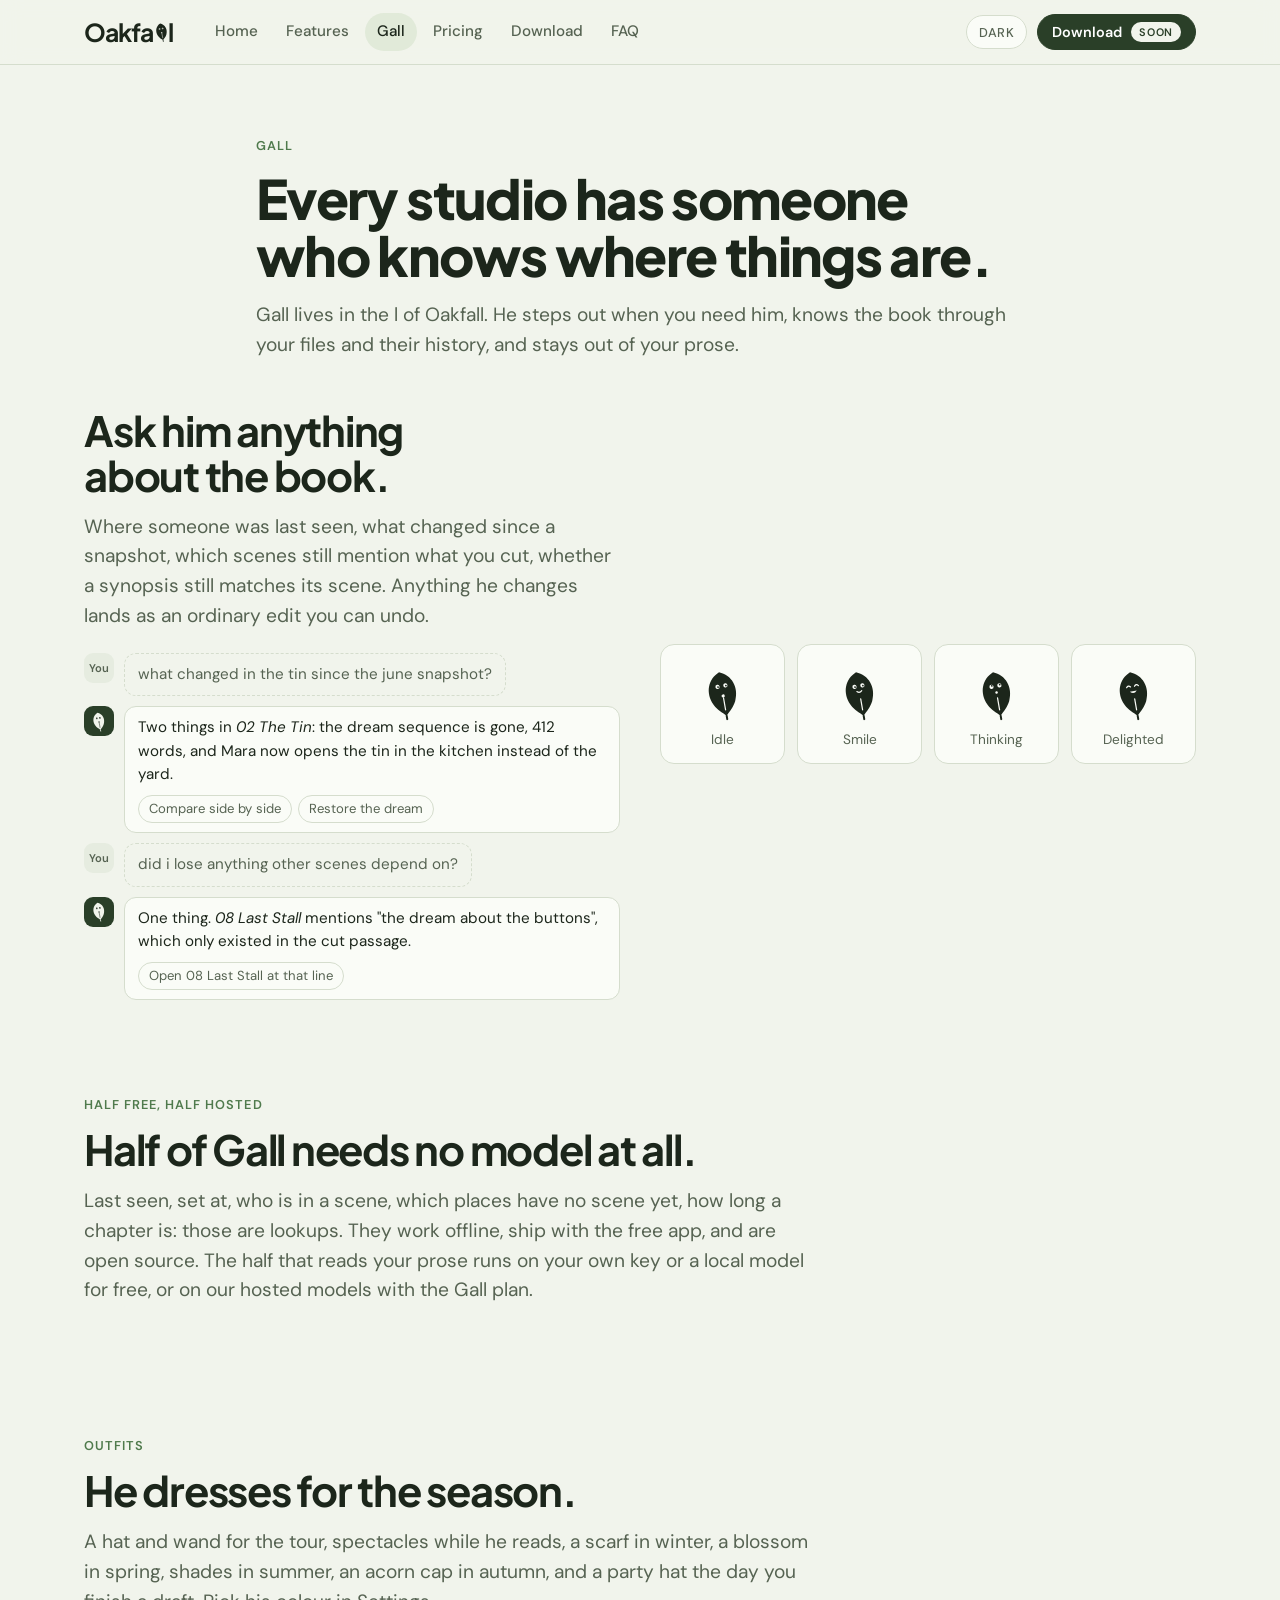
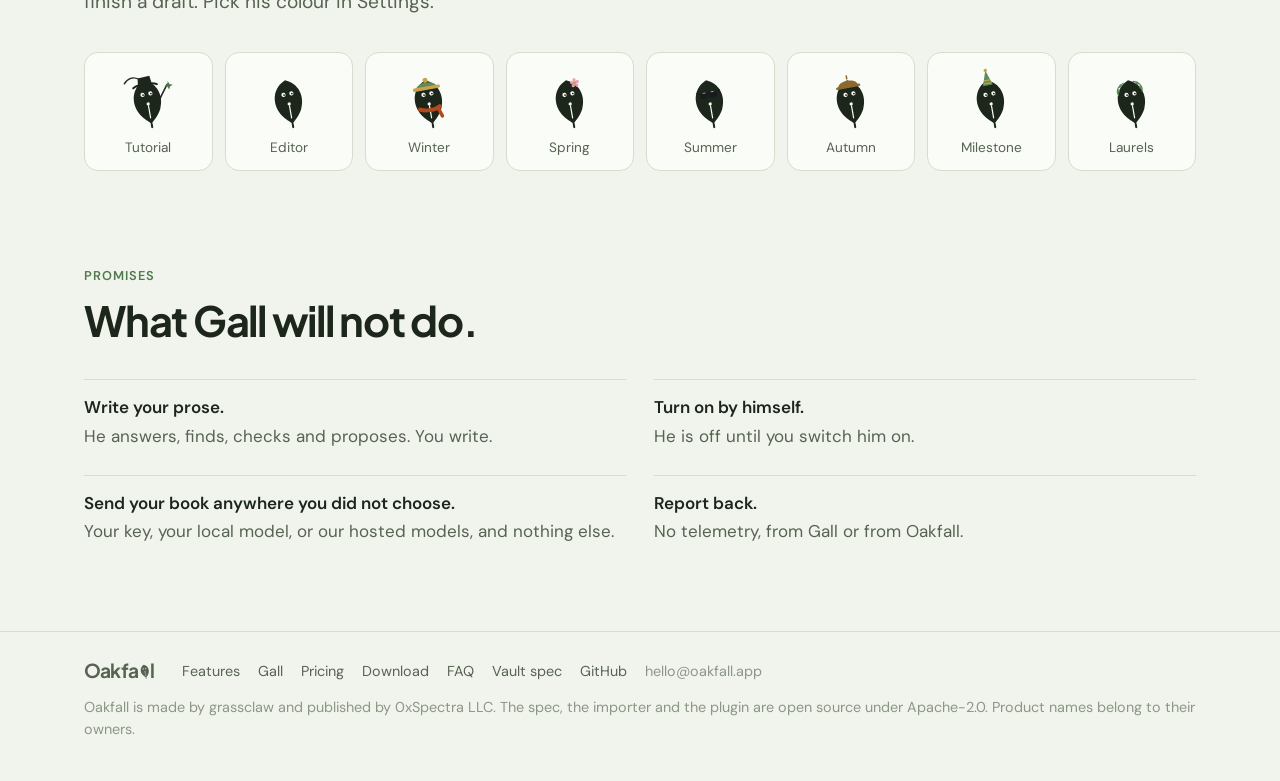
<file: gall.html>
<!doctype html>
<html lang="en">
<head>
<meta charset="utf-8">
<meta name="viewport" content="width=device-width, initial-scale=1, viewport-fit=cover">
<title>Gall · Oakfall</title>
<meta name="description" content="Gall lives in the margin and knows where everything is in your book. He answers, finds and checks, and never writes your prose.">
<link rel="icon" href="assets/favicon.svg" type="image/svg+xml">
<link rel="canonical" href="https://oakfall.app/gall.html">
<meta property="og:title" content="Gall · Oakfall">
<meta property="og:description" content="Gall lives in the margin and knows where everything is in your book. He answers, finds and checks, and never writes your prose.">
<meta property="og:image" content="https://oakfall.app/brand/social/social-preview.png">
<meta name="twitter:card" content="summary_large_image">
<meta name="color-scheme" content="light">
<link rel="preconnect" href="https://fonts.googleapis.com">
<link rel="preconnect" href="https://fonts.gstatic.com" crossorigin>
<link href="https://fonts.googleapis.com/css2?family=DM+Sans:opsz,wght@9..40,400;9..40,500;9..40,600;9..40,700&family=Plus+Jakarta+Sans:wght@600;700;800&family=Newsreader:ital,opsz,wght@0,6..72,400;0,6..72,500;1,6..72,400&display=swap" rel="stylesheet">
<link rel="stylesheet" href="assets/site.css">
</head>
<body>
<header class="bar">
  <div class="wrap">
    <a class="wm" href="index.html" aria-label="Oakfall home">Oakfa<span class="gall-l" title="Gall"><svg viewBox="10 -2 80 104" aria-hidden="true"><g class="gl"><g transform="rotate(-10 50 50)"><path d="M50 4 C 74 14, 84 40, 72 66 C 66 78, 58 84, 50 92 C 42 84, 34 78, 28 66 C 16 40, 26 14, 50 4Z" fill="currentColor"/><g class="eyes"><circle cx="42" cy="32" r="4.2" fill="var(--paper)"/><circle cx="58" cy="32" r="4.2" fill="var(--paper)"/><circle cx="43" cy="32.6" r="1.8" fill="currentColor"/><circle cx="59" cy="32.6" r="1.8" fill="currentColor"/></g><circle cx="50" cy="52" r="3.2" fill="var(--paper)"/><path d="M50 56 V 80" stroke="var(--paper)" stroke-width="2.4" stroke-linecap="round"/><path d="M50 92 V 99" stroke="currentColor" stroke-width="4" stroke-linecap="round"/></g></g><path class="ghost" transform="rotate(-10 50 50)" d="M50 4 C 74 14, 84 40, 72 66 C 66 78, 58 84, 50 92 C 42 84, 34 78, 28 66 C 16 40, 26 14, 50 4Z" fill="none" stroke="currentColor" stroke-width="3" stroke-dasharray="4 4"/></svg></span>l</a>
    <nav class="tabs" aria-label="Pages"><a href="index.html">Home</a><a href="features.html">Features</a><a href="gall.html" aria-current="page">Gall</a><a href="pricing.html">Pricing</a><a href="download.html">Download</a><a href="faq.html">FAQ</a></nav>
    <div class="right">
      <button class="theme" id="theme" type="button">Dark</button>
      <a class="btn sm primary" href="download.html">Download <span class="soon">Soon</span></a>
    </div>
  </div>
</header>
<main>
  <div class="wrap page-head"><span class="eyebrow">Gall</span><h1>Every studio has someone who knows where things are.</h1><p class="lede">Gall lives in the l of Oakfall. He steps out when you need him, knows the book through your files and their history, and stays out of your prose.</p></div>
  <section class="wrap" style="padding-top:48px"><div class="gall-grid"><div>
      <div class="head" style="margin-bottom:0"><h2>Ask him anything about the book.</h2><p class="lede">Where someone was last seen, what changed since a snapshot, which scenes still mention what you cut, whether a synopsis still matches its scene. Anything he changes lands as an ordinary edit you can undo.</p></div><div class="chat" aria-label="Example conversation with Gall">
          <div class="msg"><div class="av">You</div><div class="bub you">what changed in the tin since the june snapshot?</div></div>
          <div class="msg"><div class="av g"><svg viewBox="-6 -4 112 108" aria-hidden="true"><g transform="rotate(-10 50 50)"><path d="M50 4 C 74 14, 84 40, 72 66 C 66 78, 58 84, 50 92 C 42 84, 34 78, 28 66 C 16 40, 26 14, 50 4Z" fill="currentColor"/><g class="eyes"><circle cx="42" cy="32" r="4.2" fill="var(--ink)"/><circle cx="58" cy="32" r="4.2" fill="var(--ink)"/><circle cx="43" cy="32.6" r="1.8" fill="currentColor"/><circle cx="59" cy="32.6" r="1.8" fill="currentColor"/></g><circle cx="50" cy="52" r="3.2" fill="var(--ink)"/><path d="M50 56 V 80" stroke="var(--ink)" stroke-width="2.4" stroke-linecap="round"/><path d="M50 92 V 99" stroke="currentColor" stroke-width="4" stroke-linecap="round"/></g></svg></div><div class="bub">Two things in <i>02 The Tin</i>: the dream sequence is gone, 412 words, and Mara now opens the tin in the kitchen instead of the yard.<div class="chips"><span>Compare side by side</span><span>Restore the dream</span></div></div></div>
          <div class="msg"><div class="av">You</div><div class="bub you">did i lose anything other scenes depend on?</div></div>
          <div class="msg"><div class="av g"><svg viewBox="-6 -4 112 108" aria-hidden="true"><g transform="rotate(-10 50 50)"><path d="M50 4 C 74 14, 84 40, 72 66 C 66 78, 58 84, 50 92 C 42 84, 34 78, 28 66 C 16 40, 26 14, 50 4Z" fill="currentColor"/><g class="eyes"><circle cx="42" cy="32" r="4.2" fill="var(--ink)"/><circle cx="58" cy="32" r="4.2" fill="var(--ink)"/><circle cx="43" cy="32.6" r="1.8" fill="currentColor"/><circle cx="59" cy="32.6" r="1.8" fill="currentColor"/></g><circle cx="50" cy="52" r="3.2" fill="var(--ink)"/><path d="M50 56 V 80" stroke="var(--ink)" stroke-width="2.4" stroke-linecap="round"/><path d="M50 92 V 99" stroke="currentColor" stroke-width="4" stroke-linecap="round"/></g></svg></div><div class="bub">One thing. <i>08 Last Stall</i> mentions "the dream about the buttons", which only existed in the cut passage.<div class="chips"><span>Open 08 Last Stall at that line</span></div></div></div>
        </div></div>
      <div class="states" aria-label="Gall's moods"><div class="outfit"><span class="gall"><svg viewBox="-14 -22 128 128" aria-hidden="true"><g transform="rotate(-10 50 50)"><path d="M50 4 C 74 14, 84 40, 72 66 C 66 78, 58 84, 50 92 C 42 84, 34 78, 28 66 C 16 40, 26 14, 50 4Z" fill="currentColor"/><g class="eyes"><circle cx="42" cy="32" r="4.2" fill="var(--card)"/><circle cx="58" cy="32" r="4.2" fill="var(--card)"/><circle cx="43" cy="32.6" r="1.8" fill="currentColor"/><circle cx="59" cy="32.6" r="1.8" fill="currentColor"/></g><circle cx="50" cy="52" r="3.2" fill="var(--card)"/><path d="M50 56 V 80" stroke="var(--card)" stroke-width="2.4" stroke-linecap="round"/><path d="M50 92 V 99" stroke="currentColor" stroke-width="4" stroke-linecap="round"/></g></svg></span>Idle</div><div class="outfit"><span class="gall"><svg viewBox="-14 -22 128 128" aria-hidden="true"><g transform="rotate(-10 50 50)"><path d="M50 4 C 74 14, 84 40, 72 66 C 66 78, 58 84, 50 92 C 42 84, 34 78, 28 66 C 16 40, 26 14, 50 4Z" fill="currentColor"/><g class="eyes"><circle cx="42" cy="32" r="4.2" fill="var(--card)"/><circle cx="58" cy="32" r="4.2" fill="var(--card)"/><circle cx="43" cy="32.6" r="1.8" fill="currentColor"/><circle cx="59" cy="32.6" r="1.8" fill="currentColor"/></g><path d="M45 42 Q 50 47 55 42" stroke="var(--card)" stroke-width="2.2" stroke-linecap="round" fill="none"/><path d="M50 58 V 80" stroke="var(--card)" stroke-width="2.4" stroke-linecap="round"/><path d="M50 92 V 99" stroke="currentColor" stroke-width="4" stroke-linecap="round"/></g></svg></span>Smile</div><div class="outfit"><span class="gall"><svg viewBox="-14 -22 128 128" aria-hidden="true"><g transform="rotate(-10 50 50)"><path d="M50 4 C 74 14, 84 40, 72 66 C 66 78, 58 84, 50 92 C 42 84, 34 78, 28 66 C 16 40, 26 14, 50 4Z" fill="currentColor"/><g class="eyes"><circle cx="42" cy="32" r="4.2" fill="var(--card)"/><circle cx="58" cy="32" r="4.2" fill="var(--card)"/><circle cx="43" cy="30.4" r="1.8" fill="currentColor"/><circle cx="59" cy="30.4" r="1.8" fill="currentColor"/></g><circle cx="50" cy="45" r="2.6" fill="var(--card)"/><path d="M50 56 V 80" stroke="var(--card)" stroke-width="2.4" stroke-linecap="round"/><path d="M50 92 V 99" stroke="currentColor" stroke-width="4" stroke-linecap="round"/></g></svg></span>Thinking</div><div class="outfit"><span class="gall"><svg viewBox="-14 -22 128 128" aria-hidden="true"><g transform="rotate(-10 50 50)"><path d="M50 4 C 74 14, 84 40, 72 66 C 66 78, 58 84, 50 92 C 42 84, 34 78, 28 66 C 16 40, 26 14, 50 4Z" fill="currentColor"/><g class="eyes"><path d="M38 33 Q 42 28 46 33 M54 33 Q 58 28 62 33" stroke="var(--card)" stroke-width="2.4" stroke-linecap="round" fill="none"/></g><path d="M43 42 Q 50 50 57 42 Z" fill="var(--card)"/><path d="M50 58 V 80" stroke="var(--card)" stroke-width="2.4" stroke-linecap="round"/><path d="M50 92 V 99" stroke="currentColor" stroke-width="4" stroke-linecap="round"/></g></svg></span>Delighted</div></div></div></section>
  <section class="wrap"><div class="head"><span class="eyebrow">Half free, half hosted</span><h2>Half of Gall needs no model at all.</h2><p class="lede">Last seen, set at, who is in a scene, which places have no scene yet, how long a chapter is: those are lookups. They work offline, ship with the free app, and are open source. The half that reads your prose runs on your own key or a local model for free, or on our hosted models with the Gall plan.</p></div></section>
  <section class="wrap"><div class="head"><span class="eyebrow">Outfits</span><h2>He dresses for the season.</h2><p class="lede">A hat and wand for the tour, spectacles while he reads, a scarf in winter, a blossom in spring, shades in summer, an acorn cap in autumn, and a party hat the day you finish a draft. Pick his colour in Settings.</p></div><div class="outfits" style="grid-template-columns:repeat(8,minmax(0,1fr))"><div class="outfit"><span class="gall"><svg viewBox="-14 -22 128 128" aria-hidden="true"><g transform="rotate(-10 50 50)"><path d="M50 4 C 74 14, 84 40, 72 66 C 66 78, 58 84, 50 92 C 42 84, 34 78, 28 66 C 16 40, 26 14, 50 4Z" fill="currentColor"/><g class="eyes"><circle cx="42" cy="32" r="4.2" fill="var(--card)"/><circle cx="58" cy="32" r="4.2" fill="var(--card)"/><circle cx="43" cy="32.6" r="1.8" fill="currentColor"/><circle cx="59" cy="32.6" r="1.8" fill="currentColor"/></g><circle cx="50" cy="52" r="3.2" fill="var(--card)"/><path d="M50 56 V 80" stroke="var(--card)" stroke-width="2.4" stroke-linecap="round"/><path d="M50 92 V 99" stroke="currentColor" stroke-width="4" stroke-linecap="round"/></g><g transform="rotate(-10 50 50)"><path d="M26 16 C 36 10, 64 10, 74 16" stroke="currentColor" stroke-width="4" stroke-linecap="round" fill="none"/><path d="M36 14 L 38 -2 L 62 -3 L 64 13 Z" fill="currentColor"/><path d="M40 0 C 30 -8, 18 -6, 10 4" stroke="currentColor" stroke-width="2.6" stroke-linecap="round" fill="none"/><g class="wand"><path d="M62 50 C 68 50, 72 48, 76 44" stroke="currentColor" stroke-width="4" stroke-linecap="round" fill="none"/><path d="M76 44 L 94 20" stroke="currentColor" stroke-width="3" stroke-linecap="round"/><path class="star" d="M94 20 l 2.5 -6 l 2.5 6 l 6 2.5 l -6 2.5 l -2.5 6 l -2.5 -6 l -6 -2.5 Z" fill="var(--moss)"/></g></g></svg></span>Tutorial</div><div class="outfit"><span class="gall"><svg viewBox="-14 -22 128 128" aria-hidden="true"><g transform="rotate(-10 50 50)"><path d="M50 4 C 74 14, 84 40, 72 66 C 66 78, 58 84, 50 92 C 42 84, 34 78, 28 66 C 16 40, 26 14, 50 4Z" fill="currentColor"/><g class="eyes"><circle cx="42" cy="32" r="4.2" fill="var(--card)"/><circle cx="58" cy="32" r="4.2" fill="var(--card)"/><circle cx="43" cy="32.6" r="1.8" fill="currentColor"/><circle cx="59" cy="32.6" r="1.8" fill="currentColor"/></g><circle cx="50" cy="52" r="3.2" fill="var(--card)"/><path d="M50 56 V 80" stroke="var(--card)" stroke-width="2.4" stroke-linecap="round"/><path d="M50 92 V 99" stroke="currentColor" stroke-width="4" stroke-linecap="round"/></g><g transform="rotate(-10 50 50)"><circle cx="42" cy="32" r="7.5" fill="none" stroke="currentColor" stroke-width="1.8"/><circle cx="58" cy="32" r="7.5" fill="none" stroke="currentColor" stroke-width="1.8"/><path d="M49.5 32 H 50.5 M34.5 31 L 27 28 M65.5 31 L 73 28" stroke="currentColor" stroke-width="1.8" stroke-linecap="round"/></g></svg></span>Editor</div><div class="outfit"><span class="gall"><svg viewBox="-14 -22 128 128" aria-hidden="true"><g transform="rotate(-10 50 50)"><path d="M50 4 C 74 14, 84 40, 72 66 C 66 78, 58 84, 50 92 C 42 84, 34 78, 28 66 C 16 40, 26 14, 50 4Z" fill="currentColor"/><g class="eyes"><circle cx="42" cy="32" r="4.2" fill="var(--card)"/><circle cx="58" cy="32" r="4.2" fill="var(--card)"/><circle cx="43" cy="32.6" r="1.8" fill="currentColor"/><circle cx="59" cy="32.6" r="1.8" fill="currentColor"/></g><circle cx="50" cy="52" r="3.2" fill="var(--card)"/><path d="M50 56 V 80" stroke="var(--card)" stroke-width="2.4" stroke-linecap="round"/><path d="M50 92 V 99" stroke="currentColor" stroke-width="4" stroke-linecap="round"/></g><g transform="rotate(-10 50 50)"><path d="M28 22 C 30 4, 70 4, 72 22 Z" fill="#5e8a5c"/><path d="M26 20 H 74" stroke="#c9a24a" stroke-width="7" stroke-linecap="round"/><circle cx="50" cy="4" r="5" fill="#c9a24a"/><path d="M30 60 C 40 66, 60 66, 70 60" stroke="#b4491b" stroke-width="8" stroke-linecap="round" fill="none"/><path d="M66 62 L 72 80" stroke="#b4491b" stroke-width="7" stroke-linecap="round"/></g></svg></span>Winter</div><div class="outfit"><span class="gall"><svg viewBox="-14 -22 128 128" aria-hidden="true"><g transform="rotate(-10 50 50)"><path d="M50 4 C 74 14, 84 40, 72 66 C 66 78, 58 84, 50 92 C 42 84, 34 78, 28 66 C 16 40, 26 14, 50 4Z" fill="currentColor"/><g class="eyes"><circle cx="42" cy="32" r="4.2" fill="var(--card)"/><circle cx="58" cy="32" r="4.2" fill="var(--card)"/><circle cx="43" cy="32.6" r="1.8" fill="currentColor"/><circle cx="59" cy="32.6" r="1.8" fill="currentColor"/></g><circle cx="50" cy="52" r="3.2" fill="var(--card)"/><path d="M50 56 V 80" stroke="var(--card)" stroke-width="2.4" stroke-linecap="round"/><path d="M50 92 V 99" stroke="currentColor" stroke-width="4" stroke-linecap="round"/></g><g transform="rotate(-10 50 50) translate(66 12)"><circle r="4" fill="#c9a24a"/><circle cx="0" cy="-6" r="3.2" fill="#e8a0b4"/><circle cx="5.7" cy="-1.8" r="3.2" fill="#e8a0b4"/><circle cx="3.5" cy="4.9" r="3.2" fill="#e8a0b4"/><circle cx="-3.5" cy="4.9" r="3.2" fill="#e8a0b4"/><circle cx="-5.7" cy="-1.8" r="3.2" fill="#e8a0b4"/></g></svg></span>Spring</div><div class="outfit"><span class="gall"><svg viewBox="-14 -22 128 128" aria-hidden="true"><g transform="rotate(-10 50 50)"><path d="M50 4 C 74 14, 84 40, 72 66 C 66 78, 58 84, 50 92 C 42 84, 34 78, 28 66 C 16 40, 26 14, 50 4Z" fill="currentColor"/><g class="eyes"><circle cx="42" cy="32" r="4.2" fill="var(--card)"/><circle cx="58" cy="32" r="4.2" fill="var(--card)"/><circle cx="43" cy="32.6" r="1.8" fill="currentColor"/><circle cx="59" cy="32.6" r="1.8" fill="currentColor"/></g><circle cx="50" cy="52" r="3.2" fill="var(--card)"/><path d="M50 56 V 80" stroke="var(--card)" stroke-width="2.4" stroke-linecap="round"/><path d="M50 92 V 99" stroke="currentColor" stroke-width="4" stroke-linecap="round"/></g><g transform="rotate(-10 50 50)"><path d="M33 29 H 49 V 36 Q 49 40 44 40 H 38 Q 33 40 33 36 Z M51 29 H 67 V 36 Q 67 40 62 40 H 56 Q 51 40 51 36 Z" fill="#1a1b20"/><path d="M49 31 H 51 M33 30 L 27 27 M67 30 L 73 27" stroke="#1a1b20" stroke-width="1.8" stroke-linecap="round"/></g></svg></span>Summer</div><div class="outfit"><span class="gall"><svg viewBox="-14 -22 128 128" aria-hidden="true"><g transform="rotate(-10 50 50)"><path d="M50 4 C 74 14, 84 40, 72 66 C 66 78, 58 84, 50 92 C 42 84, 34 78, 28 66 C 16 40, 26 14, 50 4Z" fill="currentColor"/><g class="eyes"><circle cx="42" cy="32" r="4.2" fill="var(--card)"/><circle cx="58" cy="32" r="4.2" fill="var(--card)"/><circle cx="43" cy="32.6" r="1.8" fill="currentColor"/><circle cx="59" cy="32.6" r="1.8" fill="currentColor"/></g><circle cx="50" cy="52" r="3.2" fill="var(--card)"/><path d="M50 56 V 80" stroke="var(--card)" stroke-width="2.4" stroke-linecap="round"/><path d="M50 92 V 99" stroke="currentColor" stroke-width="4" stroke-linecap="round"/></g><g transform="rotate(-10 50 50) translate(0 -3)"><path d="M30 20 C 30 4, 70 4, 70 20 Z" fill="#8c6a2e"/><path d="M28 20 H 72" stroke="#8c6a2e" stroke-width="5" stroke-linecap="round"/><path d="M50 4 V -2" stroke="#8c6a2e" stroke-width="3" stroke-linecap="round"/></g></svg></span>Autumn</div><div class="outfit"><span class="gall"><svg viewBox="-14 -22 128 128" aria-hidden="true"><g transform="rotate(-10 50 50)"><path d="M50 4 C 74 14, 84 40, 72 66 C 66 78, 58 84, 50 92 C 42 84, 34 78, 28 66 C 16 40, 26 14, 50 4Z" fill="currentColor"/><g class="eyes"><circle cx="42" cy="32" r="4.2" fill="var(--card)"/><circle cx="58" cy="32" r="4.2" fill="var(--card)"/><circle cx="43" cy="32.6" r="1.8" fill="currentColor"/><circle cx="59" cy="32.6" r="1.8" fill="currentColor"/></g><circle cx="50" cy="52" r="3.2" fill="var(--card)"/><path d="M50 56 V 80" stroke="var(--card)" stroke-width="2.4" stroke-linecap="round"/><path d="M50 92 V 99" stroke="currentColor" stroke-width="4" stroke-linecap="round"/></g><g transform="rotate(-10 50 50) translate(0 -2)"><path d="M40 16 L 50 -14 L 60 16 Z" fill="#5e8a5c"/><path d="M44 6 L 56 6 M42 12 L 58 12" stroke="#c9a24a" stroke-width="2.4"/><circle cx="50" cy="-14" r="3.5" fill="#c9a24a"/></g></svg></span>Milestone</div><div class="outfit"><span class="gall"><svg viewBox="-14 -22 128 128" aria-hidden="true"><g transform="rotate(-10 50 50)"><path d="M50 4 C 74 14, 84 40, 72 66 C 66 78, 58 84, 50 92 C 42 84, 34 78, 28 66 C 16 40, 26 14, 50 4Z" fill="currentColor"/><g class="eyes"><circle cx="42" cy="32" r="4.2" fill="var(--card)"/><circle cx="58" cy="32" r="4.2" fill="var(--card)"/><circle cx="43" cy="32.6" r="1.8" fill="currentColor"/><circle cx="59" cy="32.6" r="1.8" fill="currentColor"/></g><circle cx="50" cy="52" r="3.2" fill="var(--card)"/><path d="M50 56 V 80" stroke="var(--card)" stroke-width="2.4" stroke-linecap="round"/><path d="M50 92 V 99" stroke="currentColor" stroke-width="4" stroke-linecap="round"/></g><g transform="rotate(-10 50 50)"><path d="M26 30 C 22 20, 30 10, 40 8 M74 30 C 78 20, 70 10, 60 8" stroke="#5e8a5c" stroke-width="2.4" stroke-linecap="round" fill="none"/><g fill="#5e8a5c"><ellipse cx="28" cy="22" rx="2.2" ry="4" transform="rotate(30 28 22)"/><ellipse cx="33" cy="13" rx="2.2" ry="4" transform="rotate(50 33 13)"/><ellipse cx="72" cy="22" rx="2.2" ry="4" transform="rotate(-30 72 22)"/><ellipse cx="67" cy="13" rx="2.2" ry="4" transform="rotate(-50 67 13)"/></g></g></svg></span>Laurels</div></div></section>
  <section class="wrap"><div class="head"><span class="eyebrow">Promises</span><h2>What Gall will not do.</h2></div>
    <ul class="nots"><li><b>Write your prose.</b>He answers, finds, checks and proposes. You write.</li><li><b>Turn on by himself.</b>He is off until you switch him on.</li><li><b>Send your book anywhere you did not choose.</b>Your key, your local model, or our hosted models, and nothing else.</li><li><b>Report back.</b>No telemetry, from Gall or from Oakfall.</li></ul></section>
</main>
<footer>
  <div class="wrap">
    <a class="wm" href="index.html" aria-label="Oakfall home">Oakfa<span class="gall-l" title="Gall"><svg viewBox="10 -2 80 104" aria-hidden="true"><g class="gl"><g transform="rotate(-10 50 50)"><path d="M50 4 C 74 14, 84 40, 72 66 C 66 78, 58 84, 50 92 C 42 84, 34 78, 28 66 C 16 40, 26 14, 50 4Z" fill="currentColor"/><g class="eyes"><circle cx="42" cy="32" r="4.2" fill="var(--paper)"/><circle cx="58" cy="32" r="4.2" fill="var(--paper)"/><circle cx="43" cy="32.6" r="1.8" fill="currentColor"/><circle cx="59" cy="32.6" r="1.8" fill="currentColor"/></g><circle cx="50" cy="52" r="3.2" fill="var(--paper)"/><path d="M50 56 V 80" stroke="var(--paper)" stroke-width="2.4" stroke-linecap="round"/><path d="M50 92 V 99" stroke="currentColor" stroke-width="4" stroke-linecap="round"/></g></g><path class="ghost" transform="rotate(-10 50 50)" d="M50 4 C 74 14, 84 40, 72 66 C 66 78, 58 84, 50 92 C 42 84, 34 78, 28 66 C 16 40, 26 14, 50 4Z" fill="none" stroke="currentColor" stroke-width="3" stroke-dasharray="4 4"/></svg></span>l</a>
    <nav aria-label="Footer">
      <a href="features.html">Features</a><a href="gall.html">Gall</a><a href="pricing.html">Pricing</a><a href="download.html">Download</a><a href="faq.html">FAQ</a>
      <a href="https://github.com/oakfall/oakfall/blob/main/docs/spec.md">Vault spec</a>
      <a href="https://github.com/oakfall">GitHub</a>
      <span>hello@oakfall.app</span>
    </nav>
    <p>Oakfall is made by grassclaw and published by 0xSpectra LLC. The spec, the importer and the plugin are open source under Apache-2.0. Product names belong to their owners.</p>
  </div>
</footer>

<script src="assets/site.js" defer></script>
</body>
</html>
</file>
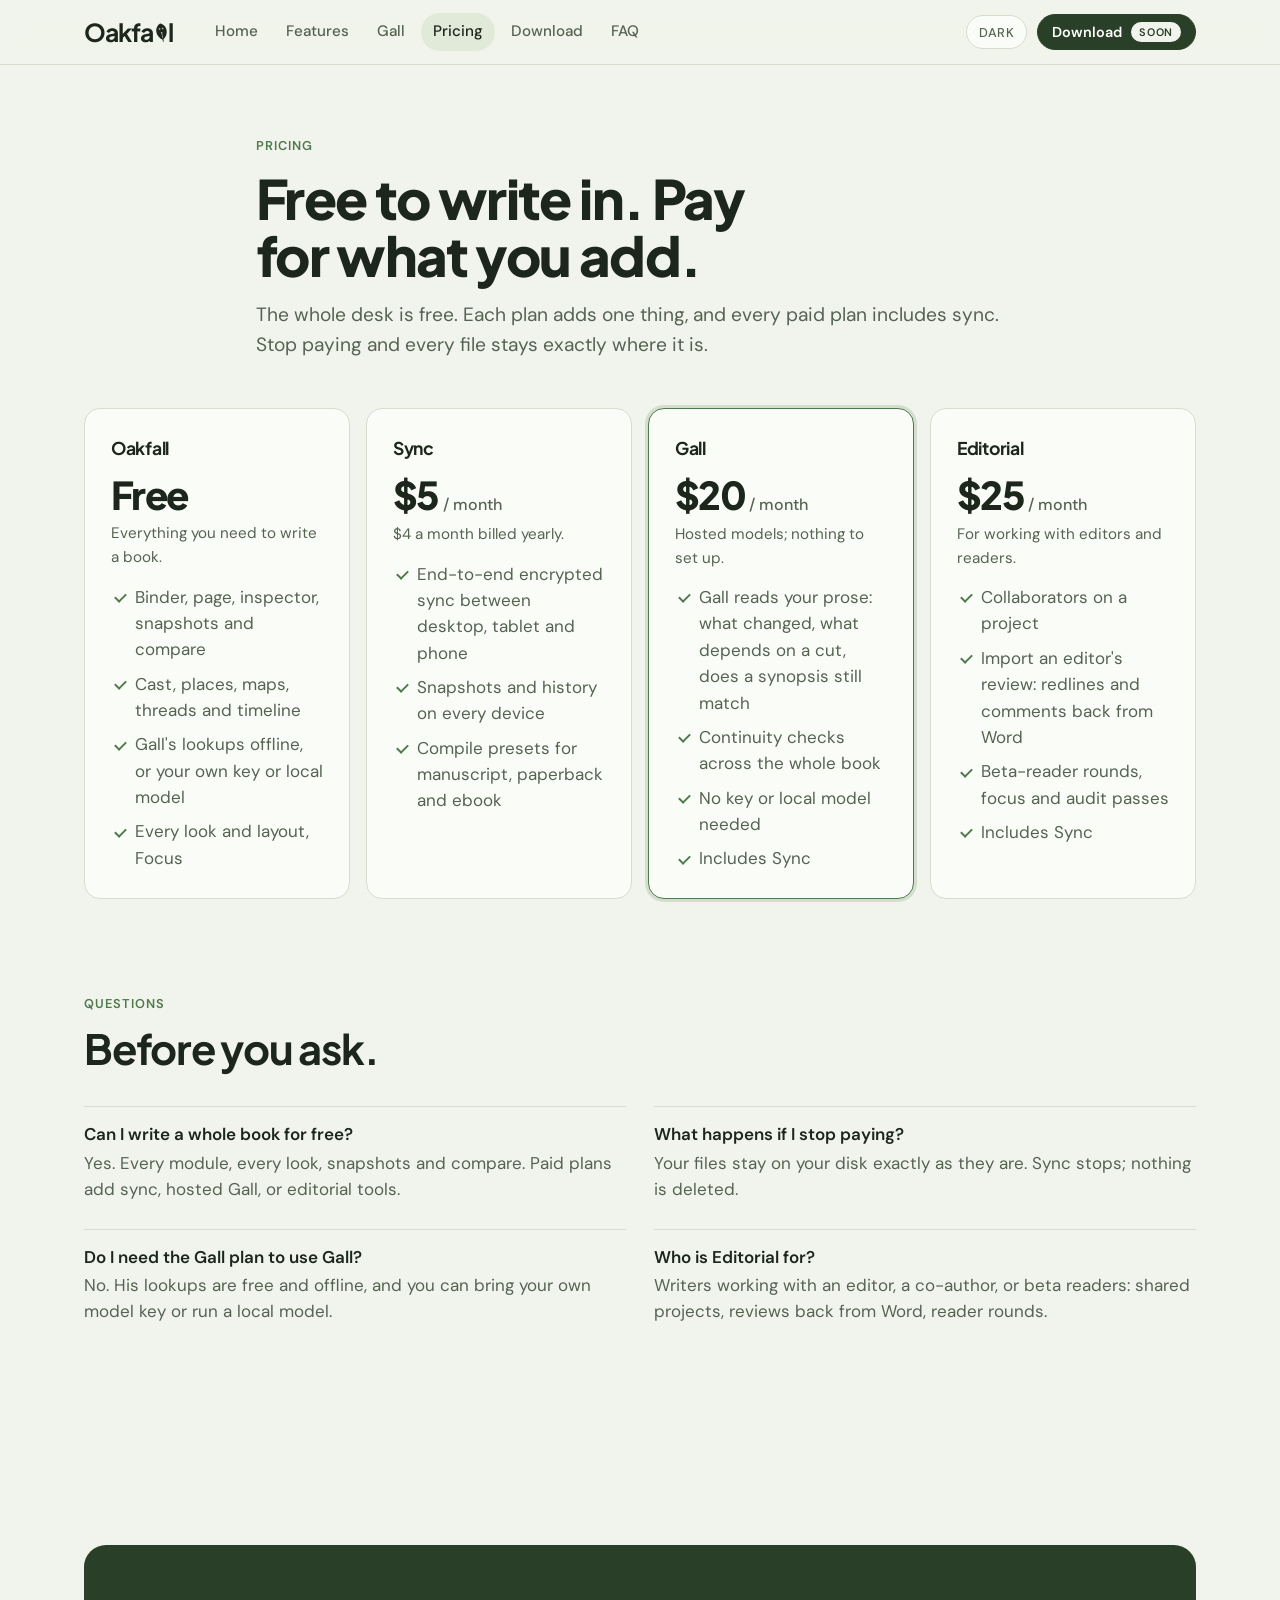
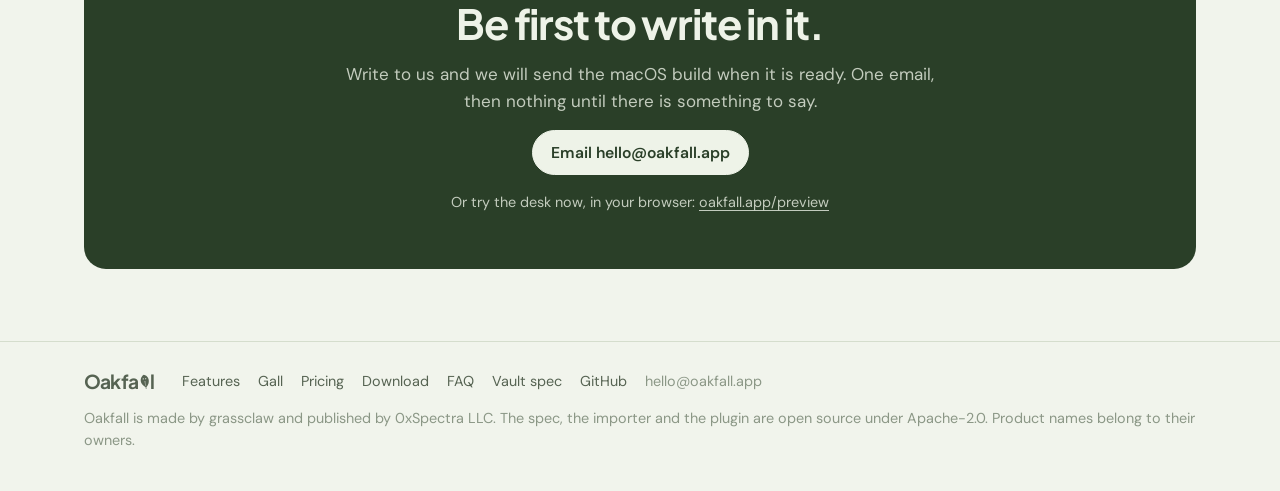
<file: pricing.html>
<!doctype html>
<html lang="en">
<head>
<meta charset="utf-8">
<meta name="viewport" content="width=device-width, initial-scale=1, viewport-fit=cover">
<title>Pricing · Oakfall</title>
<meta name="description" content="Free to write in. Sync $5 a month, hosted Gall $20, Editorial $25.">
<link rel="icon" href="assets/favicon.svg" type="image/svg+xml">
<link rel="canonical" href="https://oakfall.app/pricing.html">
<meta property="og:title" content="Pricing · Oakfall">
<meta property="og:description" content="Free to write in. Sync $5 a month, hosted Gall $20, Editorial $25.">
<meta property="og:image" content="https://oakfall.app/brand/social/social-preview.png">
<meta name="twitter:card" content="summary_large_image">
<meta name="color-scheme" content="light">
<link rel="preconnect" href="https://fonts.googleapis.com">
<link rel="preconnect" href="https://fonts.gstatic.com" crossorigin>
<link href="https://fonts.googleapis.com/css2?family=DM+Sans:opsz,wght@9..40,400;9..40,500;9..40,600;9..40,700&family=Plus+Jakarta+Sans:wght@600;700;800&family=Newsreader:ital,opsz,wght@0,6..72,400;0,6..72,500;1,6..72,400&display=swap" rel="stylesheet">
<link rel="stylesheet" href="assets/site.css">
</head>
<body>
<header class="bar">
  <div class="wrap">
    <a class="wm" href="index.html" aria-label="Oakfall home">Oakfa<span class="gall-l" title="Gall"><svg viewBox="10 -2 80 104" aria-hidden="true"><g class="gl"><g transform="rotate(-10 50 50)"><path d="M50 4 C 74 14, 84 40, 72 66 C 66 78, 58 84, 50 92 C 42 84, 34 78, 28 66 C 16 40, 26 14, 50 4Z" fill="currentColor"/><g class="eyes"><circle cx="42" cy="32" r="4.2" fill="var(--paper)"/><circle cx="58" cy="32" r="4.2" fill="var(--paper)"/><circle cx="43" cy="32.6" r="1.8" fill="currentColor"/><circle cx="59" cy="32.6" r="1.8" fill="currentColor"/></g><circle cx="50" cy="52" r="3.2" fill="var(--paper)"/><path d="M50 56 V 80" stroke="var(--paper)" stroke-width="2.4" stroke-linecap="round"/><path d="M50 92 V 99" stroke="currentColor" stroke-width="4" stroke-linecap="round"/></g></g><path class="ghost" transform="rotate(-10 50 50)" d="M50 4 C 74 14, 84 40, 72 66 C 66 78, 58 84, 50 92 C 42 84, 34 78, 28 66 C 16 40, 26 14, 50 4Z" fill="none" stroke="currentColor" stroke-width="3" stroke-dasharray="4 4"/></svg></span>l</a>
    <nav class="tabs" aria-label="Pages"><a href="index.html">Home</a><a href="features.html">Features</a><a href="gall.html">Gall</a><a href="pricing.html" aria-current="page">Pricing</a><a href="download.html">Download</a><a href="faq.html">FAQ</a></nav>
    <div class="right">
      <button class="theme" id="theme" type="button">Dark</button>
      <a class="btn sm primary" href="download.html">Download <span class="soon">Soon</span></a>
    </div>
  </div>
</header>
<main>
  <div class="wrap page-head"><span class="eyebrow">Pricing</span><h1>Free to write in. Pay for what you add.</h1><p class="lede">The whole desk is free. Each plan adds one thing, and every paid plan includes sync. Stop paying and every file stays exactly where it is.</p></div>
  <section class="wrap" style="padding-top:48px"><div class="plans">
      <div class="plan"><h3>Oakfall</h3><div class="price">Free</div><p class="pitch">Everything you need to write a book.</p><ul><li>Binder, page, inspector, snapshots and compare</li><li>Cast, places, maps, threads and timeline</li><li>Gall's lookups offline, or your own key or local model</li><li>Every look and layout, Focus</li></ul></div>
      <div class="plan"><h3>Sync</h3><div class="price">$5<small> / month</small></div><p class="pitch">$4 a month billed yearly.</p><ul><li>End-to-end encrypted sync between desktop, tablet and phone</li><li>Snapshots and history on every device</li><li>Compile presets for manuscript, paperback and ebook</li></ul></div>
      <div class="plan pro"><h3>Gall</h3><div class="price">$20<small> / month</small></div><p class="pitch">Hosted models; nothing to set up.</p><ul><li>Gall reads your prose: what changed, what depends on a cut, does a synopsis still match</li><li>Continuity checks across the whole book</li><li>No key or local model needed</li><li>Includes Sync</li></ul></div>
      <div class="plan"><h3>Editorial</h3><div class="price">$25<small> / month</small></div><p class="pitch">For working with editors and readers.</p><ul><li>Collaborators on a project</li><li>Import an editor's review: redlines and comments back from Word</li><li>Beta-reader rounds, focus and audit passes</li><li>Includes Sync</li></ul></div>
    </div></section>
  <section class="wrap"><div class="head"><span class="eyebrow">Questions</span><h2>Before you ask.</h2></div>
    <ul class="nots">
      <li><b>Can I write a whole book for free?</b>Yes. Every module, every look, snapshots and compare. Paid plans add sync, hosted Gall, or editorial tools.</li>
      <li><b>What happens if I stop paying?</b>Your files stay on your disk exactly as they are. Sync stops; nothing is deleted.</li>
      <li><b>Do I need the Gall plan to use Gall?</b>No. His lookups are free and offline, and you can bring your own model key or run a local model.</li>
      <li><b>Who is Editorial for?</b>Writers working with an editor, a co-author, or beta readers: shared projects, reviews back from Word, reader rounds.</li>
    </ul></section>
  <section class="wrap"><div class="cta-band">
      <h2>Be first to write in it.</h2>
      <p>Write to us and we will send the macOS build when it is ready. One email, then nothing until there is something to say.</p>
      <a class="btn" href="mailto:hello@oakfall.app?subject=Oakfall%20for%20macOS">Email hello@oakfall.app</a>
      <p style="font-size:.9rem">Or try the desk now, in your browser: <a href="preview/">oakfall.app/preview</a></p>
    </div></section>
</main>
<footer>
  <div class="wrap">
    <a class="wm" href="index.html" aria-label="Oakfall home">Oakfa<span class="gall-l" title="Gall"><svg viewBox="10 -2 80 104" aria-hidden="true"><g class="gl"><g transform="rotate(-10 50 50)"><path d="M50 4 C 74 14, 84 40, 72 66 C 66 78, 58 84, 50 92 C 42 84, 34 78, 28 66 C 16 40, 26 14, 50 4Z" fill="currentColor"/><g class="eyes"><circle cx="42" cy="32" r="4.2" fill="var(--paper)"/><circle cx="58" cy="32" r="4.2" fill="var(--paper)"/><circle cx="43" cy="32.6" r="1.8" fill="currentColor"/><circle cx="59" cy="32.6" r="1.8" fill="currentColor"/></g><circle cx="50" cy="52" r="3.2" fill="var(--paper)"/><path d="M50 56 V 80" stroke="var(--paper)" stroke-width="2.4" stroke-linecap="round"/><path d="M50 92 V 99" stroke="currentColor" stroke-width="4" stroke-linecap="round"/></g></g><path class="ghost" transform="rotate(-10 50 50)" d="M50 4 C 74 14, 84 40, 72 66 C 66 78, 58 84, 50 92 C 42 84, 34 78, 28 66 C 16 40, 26 14, 50 4Z" fill="none" stroke="currentColor" stroke-width="3" stroke-dasharray="4 4"/></svg></span>l</a>
    <nav aria-label="Footer">
      <a href="features.html">Features</a><a href="gall.html">Gall</a><a href="pricing.html">Pricing</a><a href="download.html">Download</a><a href="faq.html">FAQ</a>
      <a href="https://github.com/oakfall/oakfall/blob/main/docs/spec.md">Vault spec</a>
      <a href="https://github.com/oakfall">GitHub</a>
      <span>hello@oakfall.app</span>
    </nav>
    <p>Oakfall is made by grassclaw and published by 0xSpectra LLC. The spec, the importer and the plugin are open source under Apache-2.0. Product names belong to their owners.</p>
  </div>
</footer>

<script src="assets/site.js" defer></script>
</body>
</html>
</file>
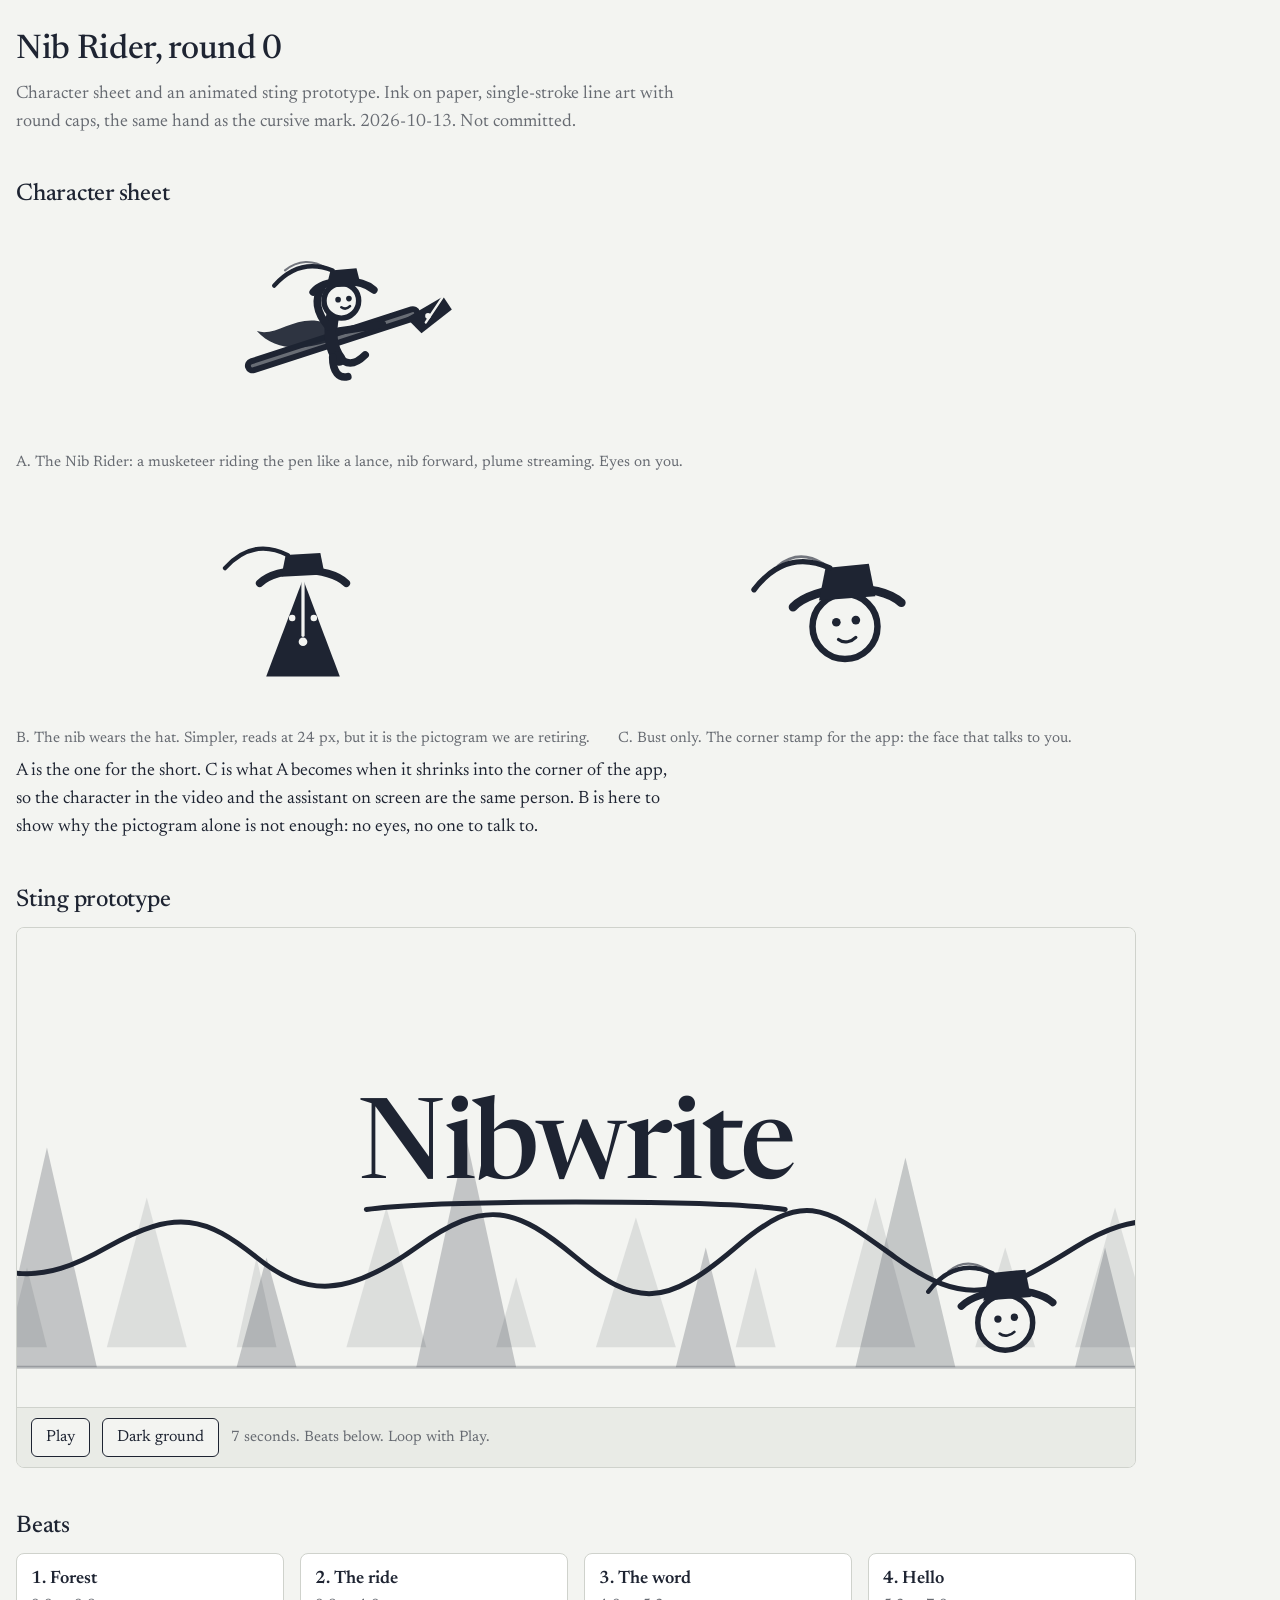
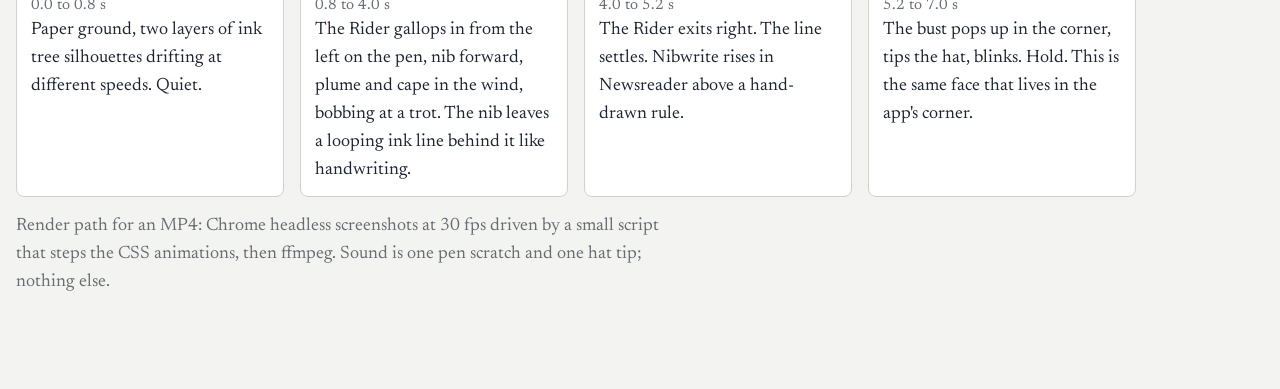
<file: brand/exploration/nib-rider-round-0.html>
<!doctype html>
<html lang="en">
<meta charset="utf-8">
<meta name="viewport" content="width=device-width, initial-scale=1">
<title>Nib Rider, round 0</title>
<link rel="preconnect" href="https://fonts.googleapis.com">
<link href="https://fonts.googleapis.com/css2?family=Newsreader:ital,opsz,wght@0,6..72,400;0,6..72,500;0,6..72,600;1,6..72,400&display=swap" rel="stylesheet">
<style>
:root{--ink:#1E2432;--paper:#F3F4F1;--paper-deep:#E9EBE6;--graphite:#676B72;--rule:#CFD2CC;--red:#B65A52;--blue:#4C6A9A;--green:#5E8A5C;--yellow:#C9A24A}
*{box-sizing:border-box}
body{margin:0;background:var(--paper);color:var(--ink);font-family:Newsreader,Georgia,serif;font-size:18px;line-height:1.55;padding:24px 16px 80px}
h1{font-weight:500;letter-spacing:-.01em;font-size:34px;margin:0 0 4px}
h2{font-weight:500;letter-spacing:-.01em;font-size:24px;margin:40px 0 8px}
p{max-width:66ch;margin:0 0 12px}
small,.meta{color:var(--graphite)}
.sheet{display:flex;flex-wrap:wrap;gap:28px;align-items:flex-end;margin:12px 0 8px}
.v{text-align:center}.v small{display:block;margin-top:6px}
.v svg{width:260px;height:208px}
.stage-wrap{max-width:1120px;border:1px solid var(--rule);border-radius:8px;background:var(--paper);overflow:hidden}
.stage{display:block;width:100%;height:auto}
.bar{display:flex;gap:12px;align-items:center;padding:10px 14px;border-top:1px solid var(--rule);background:var(--paper-deep)}
button{font:inherit;font-size:16px;padding:6px 14px;border:1px solid var(--ink);background:var(--paper);color:var(--ink);border-radius:6px;cursor:pointer}
button:hover{background:var(--ink);color:var(--paper)}
.beats{display:grid;grid-template-columns:repeat(auto-fit,minmax(220px,1fr));gap:16px;max-width:1120px}
.beat{border:1px solid var(--rule);border-radius:8px;padding:12px 14px;background:#fff}
.beat b{font-weight:600}
.beat .t{color:var(--graphite);font-size:15px}
@media (prefers-color-scheme:dark){:root:not([data-theme="light"]){--ink:#F3F4F1;--paper:#1E2432;--paper-deep:#262C3B;--graphite:#AEB2BA;--rule:#3A4152}.beat{background:#232938}}
:root[data-theme="dark"]{--ink:#F3F4F1;--paper:#1E2432;--paper-deep:#262C3B;--graphite:#AEB2BA;--rule:#3A4152}

/* ---------- animation ---------- */
#sting{--d:7s}
#sting.play .rider{animation:ride var(--d) cubic-bezier(.4,0,.2,1) forwards}
#sting.play .bob{animation:bob .42s ease-in-out infinite}
#sting.play .plume{animation:plume .42s ease-in-out infinite}
#sting.play .cape{animation:cape .42s ease-in-out infinite}
#sting.play .trail{animation:draw calc(var(--d)*.55) linear forwards}
#sting.play .trees-far{animation:parallax calc(var(--d)*.6) linear forwards}
#sting.play .trees-near{animation:parallax-near calc(var(--d)*.6) linear forwards}
#sting.play .word{animation:word 1.2s ease-out calc(var(--d)*.6) forwards}
#sting.play .word-rule{animation:draw-rule .9s ease-out calc(var(--d)*.62) forwards}
#sting.play .peek{animation:peek 1.6s cubic-bezier(.2,.9,.3,1.2) calc(var(--d)*.74) forwards}
#sting.play .blink{animation:blink 4s step-end calc(var(--d)*.9) infinite}
#sting.play .tip{animation:tip .9s ease-in-out calc(var(--d)*.86) 1}
@keyframes ride{0%{transform:translate(-320px,0)}58%{transform:translate(1180px,0)}100%{transform:translate(1180px,0)}}
@keyframes bob{0%,100%{transform:translateY(0) rotate(-3deg)}50%{transform:translateY(-14px) rotate(3deg)}}
@keyframes plume{0%,100%{transform:rotate(0deg)}50%{transform:rotate(-14deg)}}
@keyframes cape{0%,100%{transform:skewX(0) scaleX(1)}50%{transform:skewX(-10deg) scaleX(1.12)}}
@keyframes draw{to{stroke-dashoffset:0}}
@keyframes draw-rule{to{stroke-dashoffset:0}}
@keyframes parallax{to{transform:translateX(-140px)}}
@keyframes parallax-near{to{transform:translateX(-420px)}}
@keyframes word{to{opacity:1;transform:translateY(0)}}
@keyframes peek{to{transform:translate(0,0) rotate(0)}}
@keyframes blink{0%,96%{transform:scaleY(1)}97%,100%{transform:scaleY(.1)}}
@keyframes tip{0%,100%{transform:rotate(0)}40%{transform:rotate(-22deg) translateY(-6px)}}
.trail{stroke-dasharray:2600;stroke-dashoffset:2600}
.word-rule{stroke-dasharray:420;stroke-dashoffset:420}
.word{opacity:0;transform:translateY(10px)}
.peek{transform:translate(0,140px) rotate(25deg)}
.eye{transform-origin:center;transform-box:fill-box}
.tip{transform-origin:60px 60px;transform-box:fill-box}
.bob,.plume,.cape{transform-box:fill-box;transform-origin:center}
.plume{transform-origin:left center}
.cape{transform-origin:right center}
body[data-frame]{padding:0}body[data-frame]>*:not(.stage-wrap){display:none}body[data-frame] .stage-wrap{border:0;border-radius:0;max-width:none}body[data-frame] .bar{display:none}
</style>

<h1>Nib Rider, round 0</h1>
<p class="meta">Character sheet and an animated sting prototype. Ink on paper, single-stroke line art with round caps, the same hand as the cursive mark. 2026-10-13. Not committed.</p>

<!-- Shared character symbol: rider on the pen, facing right. viewBox 0 0 240 170 -->
<svg width="0" height="0" style="position:absolute" aria-hidden="true">
  <defs>
    <symbol id="rider" viewBox="0 0 240 170">
      <!-- pen as the steed -->
      <g class="bob">
        <path d="M30 118 L178 70" stroke="var(--ink)" stroke-width="14" stroke-linecap="round"/>
        <path d="M30 118 L178 70" stroke="var(--paper)" stroke-width="3" stroke-linecap="round" opacity=".35"/>
        <!-- nib: a real nib on the pen, not the logo -->
        <path d="M172 74 L206 54 L214 66 L186 88 Z" fill="var(--ink)"/>
        <path d="M206 54 L190 78" stroke="var(--paper)" stroke-width="2.2" stroke-linecap="round"/>
        <circle cx="192" cy="72" r="2.6" fill="var(--paper)"/>
        <!-- cape -->
        <g class="cape">
          <path d="M96 78 C 70 70, 52 92, 34 86 C 50 104, 74 104, 100 96 Z" fill="var(--ink)" opacity=".92"/>
        </g>
        <!-- body -->
        <path d="M104 72 C 100 92, 104 104, 110 112" stroke="var(--ink)" stroke-width="12" stroke-linecap="round"/>
        <!-- legs, dangling forward -->
        <path d="M108 108 C 116 118, 124 118, 134 108" stroke="var(--ink)" stroke-width="7" stroke-linecap="round" fill="none"/>
        <path d="M104 110 C 104 124, 110 130, 118 128" stroke="var(--ink)" stroke-width="7" stroke-linecap="round" fill="none"/>
        <!-- rein arm to the pen -->
        <path d="M110 86 C 124 84, 138 82, 150 80" stroke="var(--ink)" stroke-width="7" stroke-linecap="round" fill="none"/>
        <!-- raised arm with a scribble flourish -->
        <path d="M100 82 C 90 70, 86 58, 94 46" stroke="var(--ink)" stroke-width="7" stroke-linecap="round" fill="none"/>
        <path d="M94 46 c 6 -6, 10 2, 4 6 c -5 4, -1 10, 6 6" stroke="var(--ink)" stroke-width="3" stroke-linecap="round" fill="none"/>
        <!-- head -->
        <circle cx="112" cy="58" r="16" fill="var(--paper)" stroke="var(--ink)" stroke-width="5"/>
        <!-- eyes: the character has eyes and looks at you -->
        <g class="eye"><circle cx="109" cy="57" r="2.6" fill="var(--ink)"/></g>
        <g class="eye"><circle cx="119" cy="56" r="2.6" fill="var(--ink)"/></g>
        <path d="M112 64 c 3 2, 6 1, 8 -1" stroke="var(--ink)" stroke-width="2.4" stroke-linecap="round" fill="none"/>
        <!-- musketeer hat -->
        <g class="tip">
          <path d="M86 50 C 96 38, 128 36, 142 48" stroke="var(--ink)" stroke-width="7" stroke-linecap="round" fill="none"/>
          <path d="M98 46 L 102 30 L 126 28 L 130 44 Z" fill="var(--ink)"/>
          <!-- plume: a feather, which is to say a quill -->
          <g class="plume">
            <path d="M104 30 C 84 22, 66 26, 50 44" stroke="var(--ink)" stroke-width="4" stroke-linecap="round" fill="none"/>
            <path d="M98 28 C 86 20, 72 20, 60 30" stroke="var(--ink)" stroke-width="2" stroke-linecap="round" fill="none" opacity=".6"/>
          </g>
        </g>
      </g>
    </symbol>
    <!-- simpler direction B: the nib itself wears the hat -->
    <symbol id="nibhat" viewBox="0 0 240 170">
      <path d="M86 150 L120 60 L154 150 Z" fill="var(--ink)"/>
      <path d="M120 60 L120 112" stroke="var(--paper)" stroke-width="3" stroke-linecap="round"/>
      <circle cx="120" cy="118" r="4" fill="var(--paper)"/>
      <circle cx="110" cy="96" r="3" fill="var(--paper)"/><circle cx="130" cy="96" r="3" fill="var(--paper)"/>
      <path d="M80 64 C 96 48, 144 48, 160 64" stroke="var(--ink)" stroke-width="7" stroke-linecap="round" fill="none"/>
      <path d="M100 58 L104 38 L136 36 L140 56 Z" fill="var(--ink)"/>
      <path d="M106 38 C 86 28, 66 30, 48 50" stroke="var(--ink)" stroke-width="4" stroke-linecap="round" fill="none"/>
    </symbol>
    <!-- direction C: head and hat only, a stamp for corners -->
    <symbol id="bust" viewBox="0 0 240 170">
      <circle cx="120" cy="104" r="30" fill="var(--paper)" stroke="var(--ink)" stroke-width="6"/>
      <circle cx="112" cy="100" r="4" fill="var(--ink)"/><circle cx="130" cy="98" r="4" fill="var(--ink)"/>
      <path d="M114 116 c 5 4, 12 2, 16 -2" stroke="var(--ink)" stroke-width="3" stroke-linecap="round" fill="none"/>
      <path d="M72 86 C 92 66, 150 62, 172 82" stroke="var(--ink)" stroke-width="8" stroke-linecap="round" fill="none"/>
      <path d="M96 80 L102 50 L142 46 L148 76 Z" fill="var(--ink)"/>
      <path d="M106 50 C 80 38, 56 44, 36 70" stroke="var(--ink)" stroke-width="5" stroke-linecap="round" fill="none"/>
      <path d="M100 46 C 84 36, 70 38, 58 48" stroke="var(--ink)" stroke-width="2.5" stroke-linecap="round" fill="none" opacity=".6"/>
    </symbol>
  </defs>
</svg>

<h2>Character sheet</h2>
<div class="sheet">
  <div class="v"><svg viewBox="0 0 240 170"><use href="#rider"/></svg><small>A. The Nib Rider: a musketeer riding the pen like a lance, nib forward, plume streaming. Eyes on you.</small></div>
  <div class="v"><svg viewBox="0 0 240 170"><use href="#nibhat"/></svg><small>B. The nib wears the hat. Simpler, reads at 24 px, but it is the pictogram we are retiring.</small></div>
  <div class="v"><svg viewBox="0 0 240 170"><use href="#bust"/></svg><small>C. Bust only. The corner stamp for the app: the face that talks to you.</small></div>
</div>
<p>A is the one for the short. C is what A becomes when it shrinks into the corner of the app, so the character in the video and the assistant on screen are the same person. B is here to show why the pictogram alone is not enough: no eyes, no one to talk to.</p>

<h2>Sting prototype</h2>
<div class="stage-wrap">
  <svg id="sting" class="stage" viewBox="0 0 1120 480" role="img" aria-label="The Nib Rider gallops through a forest trailing ink that becomes the word Nibwrite">
    <rect width="1120" height="480" fill="var(--paper)"/>
    <!-- far trees -->
    <g class="trees-far" fill="var(--ink)" opacity=".10">
      <g id="far">
        <path d="M40 420 L70 300 L100 420 Z"/><path d="M130 420 L150 340 L170 420 Z"/><path d="M230 420 L270 270 L310 420 Z"/><path d="M360 420 L380 330 L400 420 Z"/><path d="M470 420 L510 280 L550 420 Z"/><path d="M620 420 L640 350 L660 420 Z"/><path d="M720 420 L760 290 L800 420 Z"/><path d="M860 420 L880 340 L900 420 Z"/><path d="M960 420 L1000 270 L1040 420 Z"/><path d="M1100 420 L1130 320 L1160 420 Z"/><path d="M1200 420 L1240 280 L1280 420 Z"/>
      </g>
    </g>
    <!-- near trees -->
    <g class="trees-near" fill="var(--ink)" opacity=".22">
      <path d="M-20 440 L30 230 L80 440 Z"/><path d="M180 440 L210 320 L240 440 Z"/><path d="M400 440 L450 220 L500 440 Z"/><path d="M640 440 L670 330 L700 440 Z"/><path d="M820 440 L870 210 L920 440 Z"/><path d="M1080 440 L1110 320 L1140 440 Z"/><path d="M1260 440 L1310 230 L1360 440 Z"/><path d="M1480 440 L1510 320 L1540 440 Z"/>
    </g>
    <!-- ground -->
    <path d="M0 440 H1120" stroke="var(--ink)" stroke-width="3" opacity=".25"/>
    <!-- ink trail the rider leaves: loops like handwriting -->
    <path class="trail" d="M-300 330 C -200 330, -150 290, -80 320 S 20 360, 90 320 S 190 290, 240 330 S 330 370, 400 320 S 500 280, 560 330 S 650 380, 720 320 S 810 280, 880 330 S 980 370, 1060 320 S 1180 300, 1300 330" fill="none" stroke="var(--ink)" stroke-width="5" stroke-linecap="round"/>
    <!-- the rider -->
    <g class="rider">
      <svg x="-60" y="200" width="320" height="226" viewBox="0 0 240 170"><use href="#rider"/></svg>
    </g>
    <!-- wordmark reveal -->
    <g class="word">
      <text x="560" y="250" text-anchor="middle" font-family="Newsreader, Georgia, serif" font-weight="500" font-size="112" letter-spacing="-0.02em" fill="var(--ink)">Nibwrite</text>
    </g>
    <path class="word-rule" d="M350 282 C 420 272, 700 272, 770 282" fill="none" stroke="var(--ink)" stroke-width="5" stroke-linecap="round"/>
    <!-- the bust peeks up from the bottom corner and tips its hat -->
    <g class="peek">
      <svg x="880" y="300" width="220" height="156" viewBox="0 0 240 170">
        <g class="tip">
          <use href="#bust"/>
        </g>
      </svg>
    </g>
  </svg>
  <div class="bar">
    <button id="play">Play</button>
    <button id="toggle">Dark ground</button>
    <small class="meta">7 seconds. Beats below. Loop with Play.</small>
  </div>
</div>

<h2>Beats</h2>
<div class="beats">
  <div class="beat"><b>1. Forest</b><div class="t">0.0 to 0.8 s</div>Paper ground, two layers of ink tree silhouettes drifting at different speeds. Quiet.</div>
  <div class="beat"><b>2. The ride</b><div class="t">0.8 to 4.0 s</div>The Rider gallops in from the left on the pen, nib forward, plume and cape in the wind, bobbing at a trot. The nib leaves a looping ink line behind it like handwriting.</div>
  <div class="beat"><b>3. The word</b><div class="t">4.0 to 5.2 s</div>The Rider exits right. The line settles. Nibwrite rises in Newsreader above a hand-drawn rule.</div>
  <div class="beat"><b>4. Hello</b><div class="t">5.2 to 7.0 s</div>The bust pops up in the corner, tips the hat, blinks. Hold. This is the same face that lives in the app's corner.</div>
</div>
<p class="meta" style="margin-top:16px">Render path for an MP4: Chrome headless screenshots at 30 fps driven by a small script that steps the CSS animations, then ffmpeg. Sound is one pen scratch and one hat tip; nothing else.</p>

<script>
const s=document.getElementById('sting');
const play=()=>{s.classList.remove('play');void s.getBoundingClientRect();s.classList.add('play')};
document.getElementById('play').onclick=play;
document.getElementById('toggle').onclick=()=>{const r=document.documentElement;r.dataset.theme=r.dataset.theme==='dark'?'light':'dark'};
const t=new URLSearchParams(location.search).get('t');
if(t!==null){document.body.dataset.frame='1';s.classList.add('play');requestAnimationFrame(()=>{for(const a of document.getAnimations()){a.pause();a.currentTime=parseFloat(t)*1000;}});}
else setTimeout(play,400);
</script>
</html>
</file>
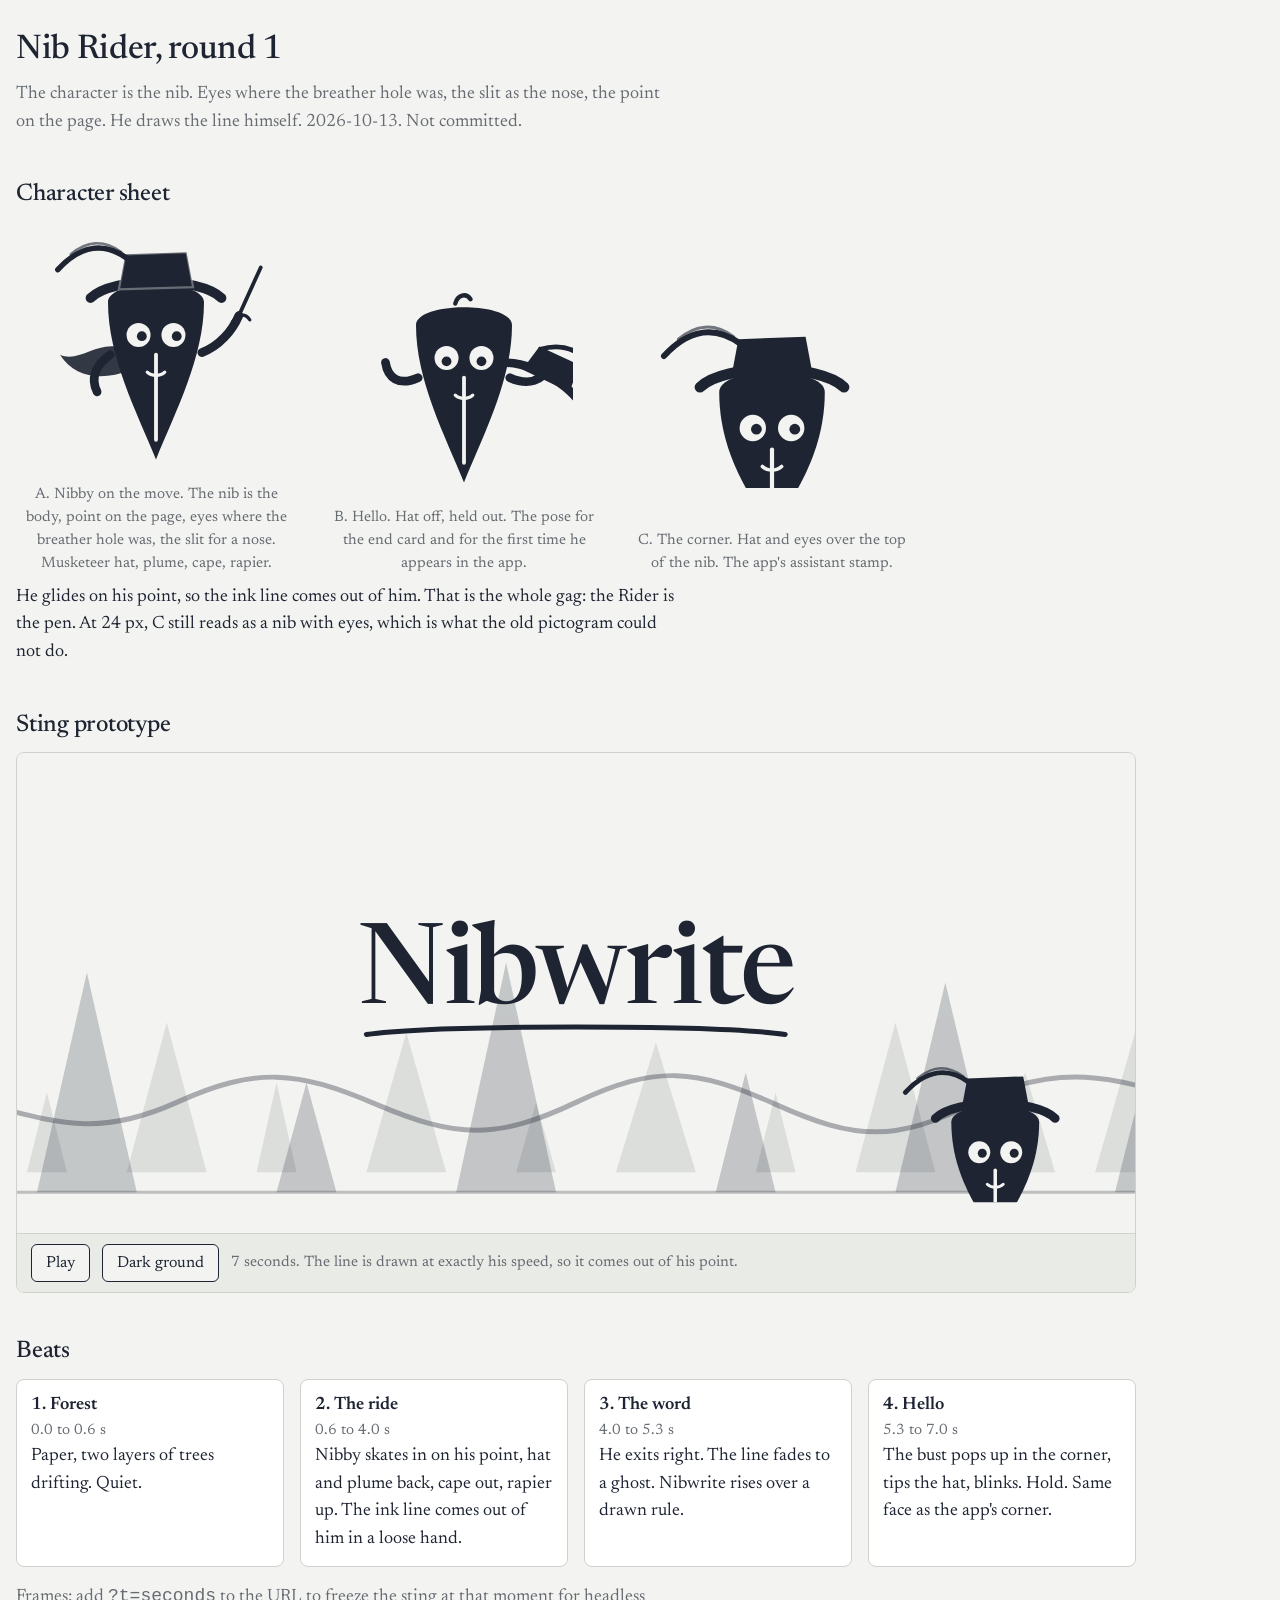
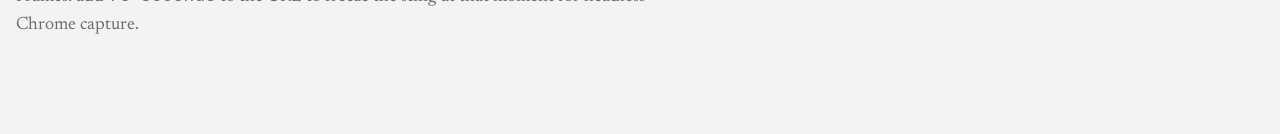
<file: brand/exploration/nib-rider-round-1.html>
<!doctype html>
<html lang="en">
<meta charset="utf-8">
<meta name="viewport" content="width=device-width, initial-scale=1">
<title>Nib Rider, round 1</title>
<link rel="preconnect" href="https://fonts.googleapis.com">
<link href="https://fonts.googleapis.com/css2?family=Newsreader:ital,opsz,wght@0,6..72,400;0,6..72,500;0,6..72,600;1,6..72,400&display=swap" rel="stylesheet">
<style>
:root{--ink:#1E2432;--paper:#F3F4F1;--paper-deep:#E9EBE6;--graphite:#676B72;--rule:#CFD2CC}
*{box-sizing:border-box}
body{margin:0;background:var(--paper);color:var(--ink);font-family:Newsreader,Georgia,serif;font-size:18px;line-height:1.55;padding:24px 16px 80px}
h1{font-weight:500;letter-spacing:-.01em;font-size:34px;margin:0 0 4px}
h2{font-weight:500;letter-spacing:-.01em;font-size:24px;margin:40px 0 8px}
p{max-width:66ch;margin:0 0 12px}
small,.meta{color:var(--graphite)}
.sheet{display:flex;flex-wrap:wrap;gap:28px;align-items:flex-end;margin:12px 0 8px}
.v{text-align:center;max-width:280px}.v small{display:block;margin-top:6px}
.v svg{width:240px;height:240px}
.stage-wrap{max-width:1120px;border:1px solid var(--rule);border-radius:8px;background:var(--paper);overflow:hidden}
.stage{display:block;width:100%;height:auto}
.bar{display:flex;gap:12px;align-items:center;padding:10px 14px;border-top:1px solid var(--rule);background:var(--paper-deep)}
button{font:inherit;font-size:16px;padding:6px 14px;border:1px solid var(--ink);background:var(--paper);color:var(--ink);border-radius:6px;cursor:pointer}
button:hover{background:var(--ink);color:var(--paper)}
.beats{display:grid;grid-template-columns:repeat(auto-fit,minmax(220px,1fr));gap:16px;max-width:1120px}
.beat{border:1px solid var(--rule);border-radius:8px;padding:12px 14px;background:#fff}
.beat b{font-weight:600}.beat .t{color:var(--graphite);font-size:15px}
@media (prefers-color-scheme:dark){:root:not([data-theme="light"]){--ink:#F3F4F1;--paper:#1E2432;--paper-deep:#262C3B;--graphite:#AEB2BA;--rule:#3A4152}.beat{background:#232938}}
:root[data-theme="dark"]{--ink:#F3F4F1;--paper:#1E2432;--paper-deep:#262C3B;--graphite:#AEB2BA;--rule:#3A4152}
body[data-frame]{padding:0}body[data-frame]>*:not(.stage-wrap){display:none}body[data-frame] .stage-wrap{border:0;border-radius:0;max-width:none}body[data-frame] .bar{display:none}

/* ---------- animation ---------- */
#sting{--d:7s;--ride:3.9s}
#sting.play .rider{animation:ride var(--ride) linear forwards}
#sting.play .skate{animation:skate .36s ease-in-out infinite}
#sting.play .plume{animation:plume .36s ease-in-out infinite}
#sting.play .cape{animation:cape .36s ease-in-out infinite}
#sting.play .trail{animation:draw var(--ride) linear forwards}
#sting.play .trees-far{animation:parallax var(--ride) linear forwards}
#sting.play .trees-near{animation:parallax-near var(--ride) linear forwards}
#sting.play .trail{animation:draw var(--ride) linear forwards, settle 1s ease-out calc(var(--ride) + .3s) forwards}
#sting.play .word{animation:word 1.2s ease-out calc(var(--ride) + .4s) forwards}
#sting.play .word-rule{animation:draw-rule .9s ease-out calc(var(--ride) + .6s) forwards}
#sting.play .peek{animation:peek 1.4s cubic-bezier(.2,.9,.3,1.2) calc(var(--ride) + 1.4s) forwards}
#sting.play .blink{animation:blink 3.4s step-end calc(var(--ride) + 2.4s) infinite}
#sting.play .tip{animation:tip .9s ease-in-out calc(var(--ride) + 2.2s) 1}
@keyframes ride{from{transform:translate(0,0)}to{transform:translate(1600px,0)}}
@keyframes skate{0%,100%{transform:translateY(0) rotate(-4deg)}50%{transform:translateY(-10px) rotate(4deg)}}
@keyframes plume{0%,100%{transform:rotate(0deg)}50%{transform:rotate(-16deg)}}
@keyframes cape{0%,100%{transform:skewX(0) scaleX(1)}50%{transform:skewX(-12deg) scaleX(1.15)}}
@keyframes draw{to{stroke-dashoffset:0}}
@keyframes settle{to{opacity:.35}}
@keyframes draw-rule{to{stroke-dashoffset:0}}
@keyframes parallax{to{transform:translateX(-120px)}}
@keyframes parallax-near{to{transform:translateX(-380px)}}
@keyframes word{to{opacity:1;transform:translateY(0)}}
@keyframes peek{to{transform:translate(0,0) rotate(0)}}
@keyframes blink{0%,94%{transform:scaleY(1)}95%,100%{transform:scaleY(.08)}}
@keyframes tip{0%,100%{transform:rotate(0)}40%{transform:rotate(-24deg) translateY(-8px)}}
.word-rule{stroke-dasharray:420;stroke-dashoffset:420}
.word{opacity:0;transform:translateY(10px)}
.peek{transform:translate(0,150px) rotate(25deg)}
.blink{transform-origin:center;transform-box:fill-box}
.tip{transform-origin:60% 100%;transform-box:fill-box}
.skate,.plume,.cape{transform-box:fill-box}
.skate{transform-origin:50% 100%}
.plume{transform-origin:right center}
.cape{transform-origin:right center}
</style>

<h1>Nib Rider, round 1</h1>
<p class="meta">The character is the nib. Eyes where the breather hole was, the slit as the nose, the point on the page. He draws the line himself. 2026-10-13. Not committed.</p>

<svg width="0" height="0" style="position:absolute" aria-hidden="true">
  <defs>
    <!-- Nibby, skating on his point, facing right. viewBox 0 0 200 220. Point at (100,214). -->
    <symbol id="nibby" viewBox="0 0 200 220">
      <g class="skate">
        <!-- cape, behind -->
        <g class="cape">
          <path d="M70 112 C 46 104, 30 126, 12 118 C 26 140, 52 142, 76 132 Z" fill="var(--ink)" opacity=".9"/>
        </g>
        <!-- body: the nib, point down -->
        <path d="M56 70 C 56 48, 144 48, 144 70 C 144 120, 118 170, 100 214 C 82 170, 56 120, 56 70 Z" fill="var(--ink)"/>
        <!-- slit, from between the eyes to the point -->
        <path d="M100 118 L100 196" stroke="var(--paper)" stroke-width="3.5" stroke-linecap="round"/>
        <!-- eyes: white rings on ink, pupils looking at you -->
        <g class="blink">
          <circle cx="84" cy="100" r="11" fill="var(--paper)"/><circle cx="116" cy="100" r="11" fill="var(--paper)"/>
          <circle cx="87" cy="101" r="4.5" fill="var(--ink)"/><circle cx="119" cy="101" r="4.5" fill="var(--ink)"/>
        </g>
        <!-- a small grin: the breather hole, moved to a mouth -->
        <path d="M92 134 c 4 4, 12 4, 16 0" stroke="var(--paper)" stroke-width="3" stroke-linecap="round" fill="none"/>
        <!-- arms -->
        <path d="M58 118 C 44 128, 40 140, 46 152" stroke="var(--ink)" stroke-width="8" stroke-linecap="round" fill="none"/>
        <path d="M142 116 C 158 110, 170 96, 176 82" stroke="var(--ink)" stroke-width="8" stroke-linecap="round" fill="none"/>
        <!-- rapier in the forward hand -->
        <path d="M176 82 L 196 38" stroke="var(--ink)" stroke-width="3.5" stroke-linecap="round"/>
        <path d="M170 88 C 176 80, 182 80, 186 86" stroke="var(--ink)" stroke-width="3" stroke-linecap="round" fill="none"/>
        <!-- musketeer hat: wide brim, tall crown, plume back -->
        <g class="tip">
          <path d="M40 66 C 60 46, 140 46, 160 66" stroke="var(--ink)" stroke-width="9" stroke-linecap="round" fill="none"/>
          <path d="M66 58 L 72 26 L 128 24 L 134 56 Z" fill="var(--ink)"/>
          <path d="M66 58 L 72 26 L 128 24 L 134 56 Z" fill="none" stroke="var(--paper)" stroke-width="2" opacity=".35"/>
          <g class="plume">
            <path d="M74 30 C 52 14, 30 18, 10 40" stroke="var(--ink)" stroke-width="5" stroke-linecap="round" fill="none"/>
            <path d="M68 24 C 52 12, 36 14, 22 26" stroke="var(--ink)" stroke-width="2.5" stroke-linecap="round" fill="none" opacity=".6"/>
          </g>
        </g>
      </g>
    </symbol>
    <!-- Standing, hat in hand: the "hello" pose -->
    <symbol id="nibby-bow" viewBox="0 0 200 220">
      <path d="M56 70 C 56 48, 144 48, 144 70 C 144 120, 118 170, 100 214 C 82 170, 56 120, 56 70 Z" fill="var(--ink)"/>
      <path d="M100 118 L100 196" stroke="var(--paper)" stroke-width="3.5" stroke-linecap="round"/>
      <circle cx="84" cy="100" r="11" fill="var(--paper)"/><circle cx="116" cy="100" r="11" fill="var(--paper)"/>
      <circle cx="84" cy="103" r="4.5" fill="var(--ink)"/><circle cx="116" cy="103" r="4.5" fill="var(--ink)"/>
      <path d="M92 134 c 4 4, 12 4, 16 0" stroke="var(--paper)" stroke-width="3" stroke-linecap="round" fill="none"/>
      <path d="M58 118 C 40 126, 30 118, 28 104" stroke="var(--ink)" stroke-width="8" stroke-linecap="round" fill="none"/>
      <path d="M142 118 C 160 126, 172 120, 178 108" stroke="var(--ink)" stroke-width="8" stroke-linecap="round" fill="none"/>
      <!-- hat held out in the right hand -->
      <g transform="translate(150 70) rotate(28)">
        <path d="M0 40 C 16 24, 72 24, 88 40" stroke="var(--ink)" stroke-width="8" stroke-linecap="round" fill="none"/>
        <path d="M22 34 L 26 8 L 66 6 L 70 32 Z" fill="var(--ink)"/>
        <path d="M28 10 C 44 -6, 66 -8, 86 6" stroke="var(--ink)" stroke-width="4.5" stroke-linecap="round" fill="none"/>
      </g>
      <!-- a tuft where the hat was -->
      <path d="M92 50 c 2 -8, 10 -10, 14 -4" stroke="var(--ink)" stroke-width="4" stroke-linecap="round" fill="none"/>
    </symbol>
    <!-- Bust for the app corner: hat, eyes, the top of the nib -->
    <symbol id="nibby-bust" viewBox="0 0 200 160">
      <path d="M56 80 C 56 58, 144 58, 144 80 C 144 120, 128 150, 116 170 L 84 170 C 72 150, 56 120, 56 80 Z" fill="var(--ink)"/>
      <path d="M100 128 L100 170" stroke="var(--paper)" stroke-width="3.5" stroke-linecap="round"/>
      <g class="blink">
        <circle cx="84" cy="110" r="11" fill="var(--paper)"/><circle cx="116" cy="110" r="11" fill="var(--paper)"/>
        <circle cx="87" cy="111" r="4.5" fill="var(--ink)"/><circle cx="119" cy="111" r="4.5" fill="var(--ink)"/>
      </g>
      <path d="M92 142 c 4 4, 12 4, 16 0" stroke="var(--paper)" stroke-width="3" stroke-linecap="round" fill="none"/>
      <g class="tip">
        <path d="M40 76 C 60 56, 140 56, 160 76" stroke="var(--ink)" stroke-width="9" stroke-linecap="round" fill="none"/>
        <path d="M66 68 L 72 36 L 128 34 L 134 66 Z" fill="var(--ink)"/>
        <path d="M74 40 C 52 24, 30 28, 10 50" stroke="var(--ink)" stroke-width="5" stroke-linecap="round" fill="none"/>
        <path d="M68 34 C 52 22, 36 24, 22 36" stroke="var(--ink)" stroke-width="2.5" stroke-linecap="round" fill="none" opacity=".6"/>
      </g>
    </symbol>
  </defs>
</svg>

<h2>Character sheet</h2>
<div class="sheet">
  <div class="v"><svg viewBox="0 0 200 220"><use href="#nibby"/></svg><small>A. Nibby on the move. The nib is the body, point on the page, eyes where the breather hole was, the slit for a nose. Musketeer hat, plume, cape, rapier.</small></div>
  <div class="v"><svg viewBox="0 0 200 220"><use href="#nibby-bow"/></svg><small>B. Hello. Hat off, held out. The pose for the end card and for the first time he appears in the app.</small></div>
  <div class="v"><svg viewBox="0 0 200 160"><use href="#nibby-bust"/></svg><small>C. The corner. Hat and eyes over the top of the nib. The app's assistant stamp.</small></div>
</div>
<p>He glides on his point, so the ink line comes out of him. That is the whole gag: the Rider is the pen. At 24 px, C still reads as a nib with eyes, which is what the old pictogram could not do.</p>

<h2>Sting prototype</h2>
<div class="stage-wrap">
  <svg id="sting" class="stage" viewBox="0 0 1120 480" role="img" aria-label="Nibby skates through a forest drawing an ink line that becomes the word Nibwrite">
    <rect width="1120" height="480" fill="var(--paper)"/>
    <g class="trees-far" fill="var(--ink)" opacity=".10">
      <path d="M40 420 L70 300 L100 420 Z"/><path d="M130 420 L150 340 L170 420 Z"/><path d="M230 420 L270 270 L310 420 Z"/><path d="M360 420 L380 330 L400 420 Z"/><path d="M470 420 L510 280 L550 420 Z"/><path d="M620 420 L640 350 L660 420 Z"/><path d="M720 420 L760 290 L800 420 Z"/><path d="M860 420 L880 340 L900 420 Z"/><path d="M960 420 L1000 270 L1040 420 Z"/><path d="M1100 420 L1130 320 L1160 420 Z"/><path d="M1200 420 L1240 280 L1280 420 Z"/>
    </g>
    <g class="trees-near" fill="var(--ink)" opacity=".22">
      <path d="M-20 440 L30 230 L80 440 Z"/><path d="M180 440 L210 320 L240 440 Z"/><path d="M400 440 L450 220 L500 440 Z"/><path d="M640 440 L670 330 L700 440 Z"/><path d="M820 440 L870 210 L920 440 Z"/><path d="M1080 440 L1110 320 L1140 440 Z"/><path d="M1260 440 L1310 230 L1360 440 Z"/><path d="M1480 440 L1510 320 L1540 440 Z"/>
    </g>
    <path d="M0 440 H1120" stroke="var(--ink)" stroke-width="3" opacity=".25"/>
    <!-- the ink line: a gentle hand, drawn at the same speed Nibby moves -->
    <path id="trail" class="trail" d="M-260 362 C -180 362, -120 330, -40 350 S 80 386, 160 350 S 280 318, 360 352 S 480 388, 560 350 S 680 316, 760 352 S 880 390, 960 350 S 1100 322, 1180 352 S 1300 380, 1360 362" fill="none" stroke="var(--ink)" stroke-width="5" stroke-linecap="round"/>
    <!-- Nibby: positioned so his point sits on the trail's start -->
    <g class="rider">
      <svg x="-360" y="150" width="200" height="220" viewBox="0 0 200 220"><use href="#nibby"/></svg>
    </g>
    <g class="word">
      <text x="560" y="250" text-anchor="middle" font-family="Newsreader, Georgia, serif" font-weight="500" font-size="112" letter-spacing="-0.02em" fill="var(--ink)">Nibwrite</text>
    </g>
    <path class="word-rule" d="M350 282 C 420 272, 700 272, 770 282" fill="none" stroke="var(--ink)" stroke-width="5" stroke-linecap="round"/>
    <g class="peek">
      <svg x="880" y="290" width="200" height="160" viewBox="0 0 200 160"><use href="#nibby-bust"/></svg>
    </g>
  </svg>
  <div class="bar">
    <button id="play">Play</button>
    <button id="toggle">Dark ground</button>
    <small class="meta">7 seconds. The line is drawn at exactly his speed, so it comes out of his point.</small>
  </div>
</div>

<h2>Beats</h2>
<div class="beats">
  <div class="beat"><b>1. Forest</b><div class="t">0.0 to 0.6 s</div>Paper, two layers of trees drifting. Quiet.</div>
  <div class="beat"><b>2. The ride</b><div class="t">0.6 to 4.0 s</div>Nibby skates in on his point, hat and plume back, cape out, rapier up. The ink line comes out of him in a loose hand.</div>
  <div class="beat"><b>3. The word</b><div class="t">4.0 to 5.3 s</div>He exits right. The line fades to a ghost. Nibwrite rises over a drawn rule.</div>
  <div class="beat"><b>4. Hello</b><div class="t">5.3 to 7.0 s</div>The bust pops up in the corner, tips the hat, blinks. Hold. Same face as the app's corner.</div>
</div>
<p class="meta" style="margin-top:16px">Frames: add <code>?t=seconds</code> to the URL to freeze the sting at that moment for headless Chrome capture.</p>

<script>
const s=document.getElementById('sting');
const trail=document.getElementById('trail');
const L=trail.getTotalLength();
trail.style.strokeDasharray=L;trail.style.strokeDashoffset=L;
const play=()=>{s.classList.remove('play');void s.getBoundingClientRect();s.classList.add('play')};
document.getElementById('play').onclick=play;
document.getElementById('toggle').onclick=()=>{const r=document.documentElement;r.dataset.theme=r.dataset.theme==='dark'?'light':'dark'};
const t=new URLSearchParams(location.search).get('t');
if(t!==null){document.body.dataset.frame='1';s.classList.add('play');requestAnimationFrame(()=>{for(const a of document.getAnimations()){a.pause();a.currentTime=parseFloat(t)*1000;}});}
else setTimeout(play,400);
</script>
</html>
</file>
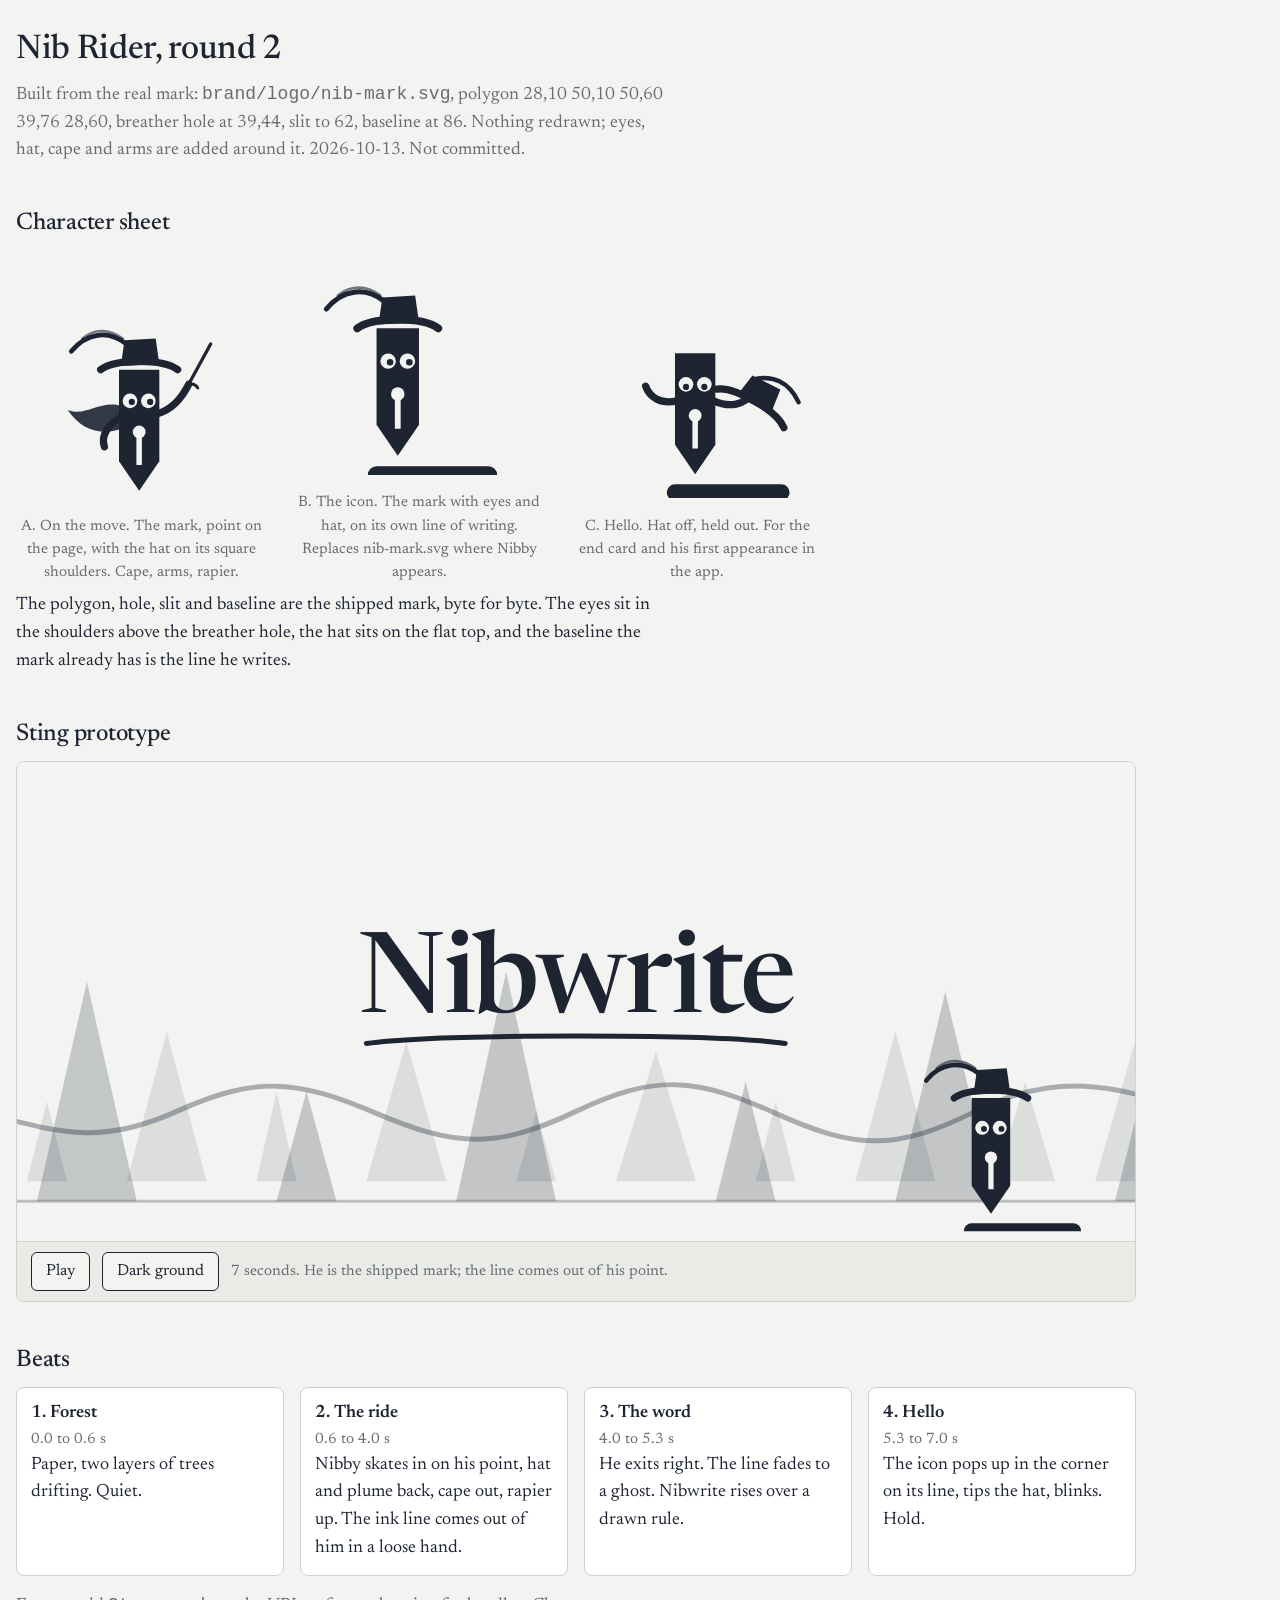
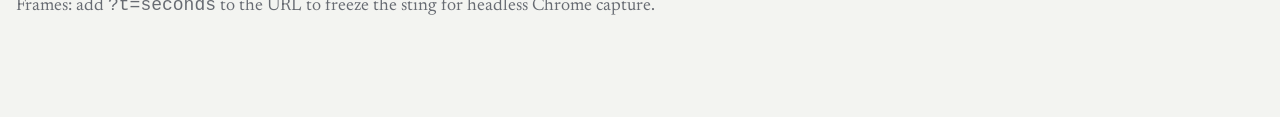
<file: brand/exploration/nib-rider-round-2.html>
<!doctype html>
<html lang="en">
<meta charset="utf-8">
<meta name="viewport" content="width=device-width, initial-scale=1">
<title>Nib Rider, round 2</title>
<link rel="preconnect" href="https://fonts.googleapis.com">
<link href="https://fonts.googleapis.com/css2?family=Newsreader:ital,opsz,wght@0,6..72,400;0,6..72,500;0,6..72,600;1,6..72,400&display=swap" rel="stylesheet">
<style>
:root{--ink:#1E2432;--paper:#F3F4F1;--paper-deep:#E9EBE6;--graphite:#676B72;--rule:#CFD2CC}
*{box-sizing:border-box}
body{margin:0;background:var(--paper);color:var(--ink);font-family:Newsreader,Georgia,serif;font-size:18px;line-height:1.55;padding:24px 16px 80px}
h1{font-weight:500;letter-spacing:-.01em;font-size:34px;margin:0 0 4px}
h2{font-weight:500;letter-spacing:-.01em;font-size:24px;margin:40px 0 8px}
p{max-width:66ch;margin:0 0 12px}
small,.meta{color:var(--graphite)}
.sheet{display:flex;flex-wrap:wrap;gap:28px;align-items:flex-end;margin:12px 0 8px}
.v{text-align:center;max-width:250px}.v small{display:block;margin-top:6px}
.v svg{width:220px;height:220px}
.stage-wrap{max-width:1120px;border:1px solid var(--rule);border-radius:8px;background:var(--paper);overflow:hidden}
.stage{display:block;width:100%;height:auto}
.bar{display:flex;gap:12px;align-items:center;padding:10px 14px;border-top:1px solid var(--rule);background:var(--paper-deep)}
button{font:inherit;font-size:16px;padding:6px 14px;border:1px solid var(--ink);background:var(--paper);color:var(--ink);border-radius:6px;cursor:pointer}
button:hover{background:var(--ink);color:var(--paper)}
.beats{display:grid;grid-template-columns:repeat(auto-fit,minmax(220px,1fr));gap:16px;max-width:1120px}
.beat{border:1px solid var(--rule);border-radius:8px;padding:12px 14px;background:#fff}
.beat b{font-weight:600}.beat .t{color:var(--graphite);font-size:15px}
@media (prefers-color-scheme:dark){:root:not([data-theme="light"]){--ink:#F3F4F1;--paper:#1E2432;--paper-deep:#262C3B;--graphite:#AEB2BA;--rule:#3A4152}.beat{background:#232938}}
:root[data-theme="dark"]{--ink:#F3F4F1;--paper:#1E2432;--paper-deep:#262C3B;--graphite:#AEB2BA;--rule:#3A4152}
body[data-frame]{padding:0}body[data-frame]>*:not(.stage-wrap){display:none}body[data-frame] .stage-wrap{border:0;border-radius:0;max-width:none}body[data-frame] .bar{display:none}

#sting{--ride:3.9s}
#sting.play .rider{animation:ride var(--ride) linear forwards}
#sting.play .skate{animation:skate .36s ease-in-out infinite}
#sting.play .plume{animation:plume .36s ease-in-out infinite}
#sting.play .cape{animation:cape .36s ease-in-out infinite}
#sting.play .trail{animation:draw var(--ride) linear forwards, settle 1s ease-out calc(var(--ride) + .3s) forwards}
#sting.play .trees-far{animation:parallax var(--ride) linear forwards}
#sting.play .trees-near{animation:parallax-near var(--ride) linear forwards}
#sting.play .word{animation:word 1.2s ease-out calc(var(--ride) + .4s) forwards}
#sting.play .word-rule{animation:draw-rule .9s ease-out calc(var(--ride) + .6s) forwards}
#sting.play .peek{animation:peek 1.4s cubic-bezier(.2,.9,.3,1.2) calc(var(--ride) + 1.4s) forwards}
#sting.play .blink{animation:blink 3.4s step-end calc(var(--ride) + 2.4s) infinite}
#sting.play .tip{animation:tip .9s ease-in-out calc(var(--ride) + 2.2s) 1}
@keyframes ride{from{transform:translate(0,0)}to{transform:translate(1600px,0)}}
@keyframes skate{0%,100%{transform:translateY(0) rotate(-3deg)}50%{transform:translateY(-9px) rotate(3deg)}}
@keyframes plume{0%,100%{transform:rotate(0deg)}50%{transform:rotate(-16deg)}}
@keyframes cape{0%,100%{transform:skewX(0) scaleX(1)}50%{transform:skewX(-12deg) scaleX(1.15)}}
@keyframes draw{to{stroke-dashoffset:0}}
@keyframes settle{to{opacity:.35}}
@keyframes draw-rule{to{stroke-dashoffset:0}}
@keyframes parallax{to{transform:translateX(-120px)}}
@keyframes parallax-near{to{transform:translateX(-380px)}}
@keyframes word{to{opacity:1;transform:translateY(0)}}
@keyframes peek{to{transform:translate(0,0) rotate(0)}}
@keyframes blink{0%,94%{transform:scaleY(1)}95%,100%{transform:scaleY(.08)}}
@keyframes tip{0%,100%{transform:rotate(0)}40%{transform:rotate(-24deg) translateY(-6px)}}
.word-rule{stroke-dasharray:420;stroke-dashoffset:420}
.word{opacity:0;transform:translateY(10px)}
.peek{transform:translate(0,150px) rotate(25deg)}
.blink{transform-origin:center;transform-box:fill-box}
.tip{transform-origin:60% 100%;transform-box:fill-box}
.skate,.plume,.cape{transform-box:fill-box}
.skate{transform-origin:50% 100%}
.plume{transform-origin:right center}
.cape{transform-origin:right center}
</style>

<h1>Nib Rider, round 2</h1>
<p class="meta">Built from the real mark: <code>brand/logo/nib-mark.svg</code>, polygon 28,10 50,10 50,60 39,76 28,60, breather hole at 39,44, slit to 62, baseline at 86. Nothing redrawn; eyes, hat, cape and arms are added around it. 2026-10-13. Not committed.</p>

<svg width="0" height="0" style="position:absolute" aria-hidden="true">
  <defs>
    <!-- The mark itself, untouched. -->
    <g id="mark-body">
      <polygon points="28,10 50,10 50,60 39,76 28,60" fill="var(--ink)"/>
      <circle cx="39" cy="44" r="3.5" fill="var(--paper)"/>
      <line x1="39" y1="47" x2="39" y2="62" stroke="var(--paper)" stroke-width="3"/>
    </g>
    <!-- Eyes in the shoulders, above the breather hole. -->
    <g id="mark-eyes" class="blink">
      <circle cx="34" cy="27" r="4" fill="var(--paper)"/><circle cx="44" cy="27" r="4" fill="var(--paper)"/>
      <circle cx="35" cy="27.6" r="1.7" fill="var(--ink)"/><circle cx="45" cy="27.6" r="1.7" fill="var(--ink)"/>
    </g>
    <!-- Musketeer hat on the square shoulders. -->
    <g id="mark-hat" class="tip">
      <path d="M18 10 C 26 4, 52 4, 60 10" stroke="var(--ink)" stroke-width="4" stroke-linecap="round" fill="none"/>
      <path d="M29 8 L 31 -6 L 48 -7 L 50 7 Z" fill="var(--ink)"/>
      <g class="plume">
        <path d="M32 -4 C 22 -12, 10 -10, 2 0" stroke="var(--ink)" stroke-width="2.6" stroke-linecap="round" fill="none"/>
        <path d="M30 -7 C 22 -13, 14 -12, 8 -7" stroke="var(--ink)" stroke-width="1.4" stroke-linecap="round" fill="none" opacity=".6"/>
      </g>
    </g>

    <!-- A. Nibby on the move: the mark, on its own baseline, with cape, arms, rapier. viewBox -10 -20 120 120 -->
    <symbol id="nibby" viewBox="-10 -20 120 120">
      <g class="skate">
        <g class="cape"><path d="M30 30 C 18 26, 10 36, 0 32 C 8 44, 20 46, 30 42 Z" fill="var(--ink)" opacity=".9"/></g>
        <use href="#mark-body"/>
        <use href="#mark-eyes"/>
        <!-- arms -->
        <path d="M29 36 C 22 40, 18 46, 20 52" stroke="var(--ink)" stroke-width="4" stroke-linecap="round" fill="none"/>
        <path d="M49 34 C 56 32, 62 26, 66 18" stroke="var(--ink)" stroke-width="4" stroke-linecap="round" fill="none"/>
        <!-- rapier -->
        <path d="M66 18 L 78 -4" stroke="var(--ink)" stroke-width="1.8" stroke-linecap="round"/>
        <path d="M63 21 C 66 17, 69 17, 71 20" stroke="var(--ink)" stroke-width="1.6" stroke-linecap="round" fill="none"/>
        <use href="#mark-hat"/>
      </g>
    </symbol>

    <!-- B. The mark with eyes and hat, standing on its line. The app's assistant icon. viewBox 0 -14 100 114 -->
    <symbol id="nibby-icon" viewBox="0 -14 100 114">
      <use href="#mark-body"/>
      <use href="#mark-eyes"/>
      <use href="#mark-hat"/>
      <path d="M28 86 H 86" stroke="var(--ink)" stroke-width="9" stroke-linecap="round"/>
    </symbol>

    <!-- C. Hello: hat off, held out, standing on the line. -->
    <symbol id="nibby-bow" viewBox="-10 -14 120 114">
      <use href="#mark-body"/>
      <g class="blink">
        <circle cx="34" cy="27" r="4" fill="var(--paper)"/><circle cx="44" cy="27" r="4" fill="var(--paper)"/>
        <circle cx="34" cy="28.4" r="1.7" fill="var(--ink)"/><circle cx="44" cy="28.4" r="1.7" fill="var(--ink)"/>
      </g>
      <path d="M29 36 C 20 38, 14 34, 12 28" stroke="var(--ink)" stroke-width="4" stroke-linecap="round" fill="none"/>
      <path d="M49 36 C 58 40, 66 38, 70 32" stroke="var(--ink)" stroke-width="4" stroke-linecap="round" fill="none"/>
      <g transform="translate(60 14) rotate(30)">
        <path d="M0 18 C 8 12, 34 12, 42 18" stroke="var(--ink)" stroke-width="4" stroke-linecap="round" fill="none"/>
        <path d="M11 16 L 13 2 L 30 1 L 32 15 Z" fill="var(--ink)"/>
        <path d="M14 4 C 22 -4, 32 -5, 42 2" stroke="var(--ink)" stroke-width="2.4" stroke-linecap="round" fill="none"/>
      </g>
      <path d="M28 86 H 86" stroke="var(--ink)" stroke-width="9" stroke-linecap="round"/>
    </symbol>
  </defs>
</svg>

<h2>Character sheet</h2>
<div class="sheet">
  <div class="v"><svg viewBox="-10 -20 120 120"><use href="#nibby"/></svg><small>A. On the move. The mark, point on the page, with the hat on its square shoulders. Cape, arms, rapier.</small></div>
  <div class="v"><svg viewBox="0 -14 100 114"><use href="#nibby-icon"/></svg><small>B. The icon. The mark with eyes and hat, on its own line of writing. Replaces nib-mark.svg where Nibby appears.</small></div>
  <div class="v"><svg viewBox="-10 -14 120 114"><use href="#nibby-bow"/></svg><small>C. Hello. Hat off, held out. For the end card and his first appearance in the app.</small></div>
</div>
<p>The polygon, hole, slit and baseline are the shipped mark, byte for byte. The eyes sit in the shoulders above the breather hole, the hat sits on the flat top, and the baseline the mark already has is the line he writes.</p>

<h2>Sting prototype</h2>
<div class="stage-wrap">
  <svg id="sting" class="stage" viewBox="0 0 1120 480" role="img" aria-label="Nibby skates through a forest drawing an ink line that becomes the word Nibwrite">
    <rect width="1120" height="480" fill="var(--paper)"/>
    <g class="trees-far" fill="var(--ink)" opacity=".10">
      <path d="M40 420 L70 300 L100 420 Z"/><path d="M130 420 L150 340 L170 420 Z"/><path d="M230 420 L270 270 L310 420 Z"/><path d="M360 420 L380 330 L400 420 Z"/><path d="M470 420 L510 280 L550 420 Z"/><path d="M620 420 L640 350 L660 420 Z"/><path d="M720 420 L760 290 L800 420 Z"/><path d="M860 420 L880 340 L900 420 Z"/><path d="M960 420 L1000 270 L1040 420 Z"/><path d="M1100 420 L1130 320 L1160 420 Z"/><path d="M1200 420 L1240 280 L1280 420 Z"/>
    </g>
    <g class="trees-near" fill="var(--ink)" opacity=".22">
      <path d="M-20 440 L30 230 L80 440 Z"/><path d="M180 440 L210 320 L240 440 Z"/><path d="M400 440 L450 220 L500 440 Z"/><path d="M640 440 L670 330 L700 440 Z"/><path d="M820 440 L870 210 L920 440 Z"/><path d="M1080 440 L1110 320 L1140 440 Z"/><path d="M1260 440 L1310 230 L1360 440 Z"/><path d="M1480 440 L1510 320 L1540 440 Z"/>
    </g>
    <path d="M0 440 H1120" stroke="var(--ink)" stroke-width="3" opacity=".25"/>
    <path id="trail" class="trail" d="M-260 362 C -180 362, -120 330, -40 350 S 80 386, 160 350 S 280 318, 360 352 S 480 388, 560 350 S 680 316, 760 352 S 880 390, 960 350 S 1100 322, 1180 352 S 1300 380, 1360 362" fill="none" stroke="var(--ink)" stroke-width="5" stroke-linecap="round"/>
    <!-- Nibby at 2.4x the mark; his point (39,76 in mark space) lands on the trail's start at (-260,362) -->
    <g class="rider">
      <svg x="-378" y="132" width="288" height="288" viewBox="-10 -20 120 120"><use href="#nibby"/></svg>
    </g>
    <g class="word">
      <text x="560" y="250" text-anchor="middle" font-family="Newsreader, Georgia, serif" font-weight="500" font-size="112" letter-spacing="-0.02em" fill="var(--ink)">Nibwrite</text>
    </g>
    <path class="word-rule" d="M350 282 C 420 272, 700 272, 770 282" fill="none" stroke="var(--ink)" stroke-width="5" stroke-linecap="round"/>
    <g class="peek">
      <svg x="900" y="270" width="190" height="200" viewBox="0 -14 100 114"><use href="#nibby-icon"/></svg>
    </g>
  </svg>
  <div class="bar">
    <button id="play">Play</button>
    <button id="toggle">Dark ground</button>
    <small class="meta">7 seconds. He is the shipped mark; the line comes out of his point.</small>
  </div>
</div>

<h2>Beats</h2>
<div class="beats">
  <div class="beat"><b>1. Forest</b><div class="t">0.0 to 0.6 s</div>Paper, two layers of trees drifting. Quiet.</div>
  <div class="beat"><b>2. The ride</b><div class="t">0.6 to 4.0 s</div>Nibby skates in on his point, hat and plume back, cape out, rapier up. The ink line comes out of him in a loose hand.</div>
  <div class="beat"><b>3. The word</b><div class="t">4.0 to 5.3 s</div>He exits right. The line fades to a ghost. Nibwrite rises over a drawn rule.</div>
  <div class="beat"><b>4. Hello</b><div class="t">5.3 to 7.0 s</div>The icon pops up in the corner on its line, tips the hat, blinks. Hold.</div>
</div>
<p class="meta" style="margin-top:16px">Frames: add <code>?t=seconds</code> to the URL to freeze the sting for headless Chrome capture.</p>

<script>
const s=document.getElementById('sting');
const trail=document.getElementById('trail');
const L=trail.getTotalLength();
trail.style.strokeDasharray=L;trail.style.strokeDashoffset=L;
const play=()=>{s.classList.remove('play');void s.getBoundingClientRect();s.classList.add('play')};
document.getElementById('play').onclick=play;
document.getElementById('toggle').onclick=()=>{const r=document.documentElement;r.dataset.theme=r.dataset.theme==='dark'?'light':'dark'};
const t=new URLSearchParams(location.search).get('t');
if(t!==null){document.body.dataset.frame='1';s.classList.add('play');requestAnimationFrame(()=>{for(const a of document.getAnimations()){a.pause();a.currentTime=parseFloat(t)*1000;}});}
else setTimeout(play,400);
</script>
</html>
</file>
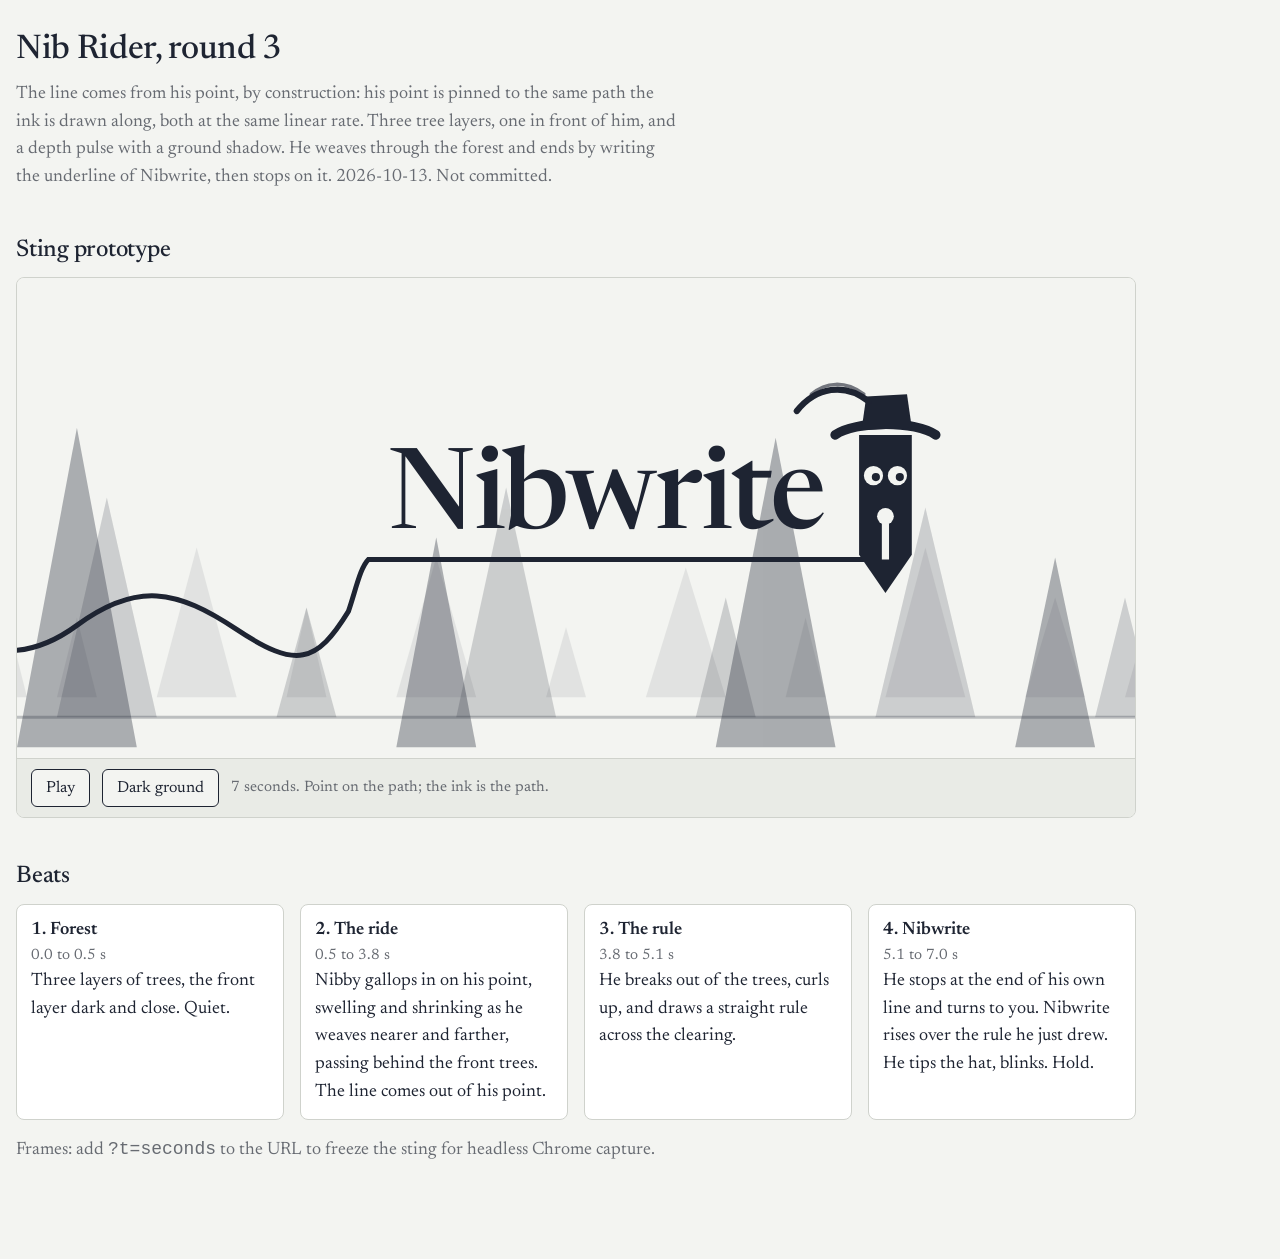
<file: brand/exploration/nib-rider-round-3.html>
<!doctype html>
<html lang="en">
<meta charset="utf-8">
<meta name="viewport" content="width=device-width, initial-scale=1">
<title>Nib Rider, round 3</title>
<link rel="preconnect" href="https://fonts.googleapis.com">
<link href="https://fonts.googleapis.com/css2?family=Newsreader:ital,opsz,wght@0,6..72,400;0,6..72,500;0,6..72,600;1,6..72,400&display=swap" rel="stylesheet">
<style>
:root{--ink:#1E2432;--paper:#F3F4F1;--paper-deep:#E9EBE6;--graphite:#676B72;--rule:#CFD2CC}
*{box-sizing:border-box}
body{margin:0;background:var(--paper);color:var(--ink);font-family:Newsreader,Georgia,serif;font-size:18px;line-height:1.55;padding:24px 16px 80px}
h1{font-weight:500;letter-spacing:-.01em;font-size:34px;margin:0 0 4px}
h2{font-weight:500;letter-spacing:-.01em;font-size:24px;margin:40px 0 8px}
p{max-width:66ch;margin:0 0 12px}
small,.meta{color:var(--graphite)}
.stage-wrap{max-width:1120px;border:1px solid var(--rule);border-radius:8px;background:var(--paper);overflow:hidden}
.stage{display:block;width:100%;height:auto}
.bar{display:flex;gap:12px;align-items:center;padding:10px 14px;border-top:1px solid var(--rule);background:var(--paper-deep)}
button{font:inherit;font-size:16px;padding:6px 14px;border:1px solid var(--ink);background:var(--paper);color:var(--ink);border-radius:6px;cursor:pointer}
button:hover{background:var(--ink);color:var(--paper)}
.beats{display:grid;grid-template-columns:repeat(auto-fit,minmax(220px,1fr));gap:16px;max-width:1120px}
.beat{border:1px solid var(--rule);border-radius:8px;padding:12px 14px;background:#fff}
.beat b{font-weight:600}.beat .t{color:var(--graphite);font-size:15px}
@media (prefers-color-scheme:dark){:root:not([data-theme="light"]){--ink:#F3F4F1;--paper:#1E2432;--paper-deep:#262C3B;--graphite:#AEB2BA;--rule:#3A4152}.beat{background:#232938}}
:root[data-theme="dark"]{--ink:#F3F4F1;--paper:#1E2432;--paper-deep:#262C3B;--graphite:#AEB2BA;--rule:#3A4152}
body[data-frame]{padding:0}body[data-frame]>*:not(.stage-wrap){display:none}body[data-frame] .stage-wrap{border:0;border-radius:0;max-width:none}body[data-frame] .bar{display:none}

#sting{--ride:4.6s;--lead:.5s}
/* the rider's point follows the same path the ink is drawn along, at the same linear rate */
.rider{offset-path:path("M-260 362 C -200 362, -160 326, -100 348 S 0 392, 60 348 S 160 312, 220 352 S 300 386, 332 334 C 340 310, 344 290, 352 282 L 870 282");offset-rotate:0deg;offset-distance:0%}
#sting.play .rider{animation:ride var(--ride) linear var(--lead) forwards, vanish .01s linear calc(var(--ride) + var(--lead)) forwards}
#sting.play .trail{animation:draw var(--ride) linear var(--lead) forwards}
#sting.play .depth{animation:depth .98s ease-in-out infinite}
#sting.play .shadow{animation:shadow .98s ease-in-out infinite}
#sting.play .skate{animation:skate .33s ease-in-out infinite}
#sting.play .plume{animation:plume .33s ease-in-out infinite}
#sting.play .cape{animation:cape .33s ease-in-out infinite}
#sting.play .trees-far{animation:parallax calc(var(--ride) + var(--lead)) linear forwards}
#sting.play .trees-near{animation:parallax-near calc(var(--ride) + var(--lead)) linear forwards}
#sting.play .trees-front{animation:parallax-front calc(var(--ride) + var(--lead)) linear forwards}
#sting.play .word{animation:word 1.1s ease-out calc(var(--ride) + var(--lead) + .15s) forwards}
#sting.play .stand{animation:appear .01s linear calc(var(--ride) + var(--lead)) forwards}
#sting.play .stand .blink{animation:blink 3.2s step-end calc(var(--ride) + var(--lead) + .8s) infinite}
#sting.play .stand .tip{animation:tip .9s ease-in-out calc(var(--ride) + var(--lead) + .5s) 1}
@keyframes ride{from{offset-distance:0%}to{offset-distance:100%}}
@keyframes vanish{to{opacity:0}}
@keyframes appear{to{opacity:1}}
@keyframes draw{to{stroke-dashoffset:0}}
@keyframes depth{0%,100%{transform:scale(.92)}50%{transform:scale(1.08)}}
@keyframes shadow{0%,100%{transform:scale(.7);opacity:.10}50%{transform:scale(1.15);opacity:.22}}
@keyframes skate{0%,100%{transform:translateY(0) rotate(-3deg)}50%{transform:translateY(-7px) rotate(3deg)}}
@keyframes plume{0%,100%{transform:rotate(0deg)}50%{transform:rotate(-16deg)}}
@keyframes cape{0%,100%{transform:skewX(0) scaleX(1)}50%{transform:skewX(-12deg) scaleX(1.15)}}
@keyframes parallax{to{transform:translateX(-90px)}}
@keyframes parallax-near{to{transform:translateX(-260px)}}
@keyframes parallax-front{to{transform:translateX(-620px)}}
@keyframes word{to{opacity:1;transform:translateY(0)}}
@keyframes blink{0%,94%{transform:scaleY(1)}95%,100%{transform:scaleY(.08)}}
@keyframes tip{0%,100%{transform:rotate(0)}40%{transform:rotate(-24deg) translateY(-6px)}}
.word{opacity:0;transform:translateY(10px)}
.stand{opacity:0}
.depth{transform-origin:0 0}
.shadow{transform-origin:center;transform-box:fill-box}
.blink{transform-origin:center;transform-box:fill-box}
.tip{transform-origin:60% 100%;transform-box:fill-box}
.skate,.plume,.cape{transform-box:fill-box}
.skate{transform-origin:50% 100%}
.plume{transform-origin:right center}
.cape{transform-origin:right center}
</style>

<h1>Nib Rider, round 3</h1>
<p class="meta">The line comes from his point, by construction: his point is pinned to the same path the ink is drawn along, both at the same linear rate. Three tree layers, one in front of him, and a depth pulse with a ground shadow. He weaves through the forest and ends by writing the underline of Nibwrite, then stops on it. 2026-10-13. Not committed.</p>

<svg width="0" height="0" style="position:absolute" aria-hidden="true">
  <defs>
    <!-- The mark itself, untouched. -->
    <g id="mark-body">
      <polygon points="28,10 50,10 50,60 39,76 28,60" fill="var(--ink)"/>
      <circle cx="39" cy="44" r="3.5" fill="var(--paper)"/>
      <line x1="39" y1="47" x2="39" y2="62" stroke="var(--paper)" stroke-width="3"/>
    </g>
    <!-- Eyes in the shoulders, above the breather hole. -->
    <g id="mark-eyes" class="blink">
      <circle cx="34" cy="27" r="4" fill="var(--paper)"/><circle cx="44" cy="27" r="4" fill="var(--paper)"/>
      <circle cx="35" cy="27.6" r="1.7" fill="var(--ink)"/><circle cx="45" cy="27.6" r="1.7" fill="var(--ink)"/>
    </g>
    <!-- Musketeer hat on the square shoulders. -->
    <g id="mark-hat" class="tip">
      <path d="M18 10 C 26 4, 52 4, 60 10" stroke="var(--ink)" stroke-width="4" stroke-linecap="round" fill="none"/>
      <path d="M29 8 L 31 -6 L 48 -7 L 50 7 Z" fill="var(--ink)"/>
      <g class="plume">
        <path d="M32 -4 C 22 -12, 10 -10, 2 0" stroke="var(--ink)" stroke-width="2.6" stroke-linecap="round" fill="none"/>
        <path d="M30 -7 C 22 -13, 14 -12, 8 -7" stroke="var(--ink)" stroke-width="1.4" stroke-linecap="round" fill="none" opacity=".6"/>
      </g>
    </g>

    <!-- A. Nibby on the move: the mark, on its own baseline, with cape, arms, rapier. viewBox -10 -20 120 120 -->
    <symbol id="nibby" viewBox="-10 -20 120 120">
      <g class="skate">
        <g class="cape"><path d="M30 30 C 18 26, 10 36, 0 32 C 8 44, 20 46, 30 42 Z" fill="var(--ink)" opacity=".9"/></g>
        <use href="#mark-body"/>
        <use href="#mark-eyes"/>
        <!-- arms -->
        <path d="M29 36 C 22 40, 18 46, 20 52" stroke="var(--ink)" stroke-width="4" stroke-linecap="round" fill="none"/>
        <path d="M49 34 C 56 32, 62 26, 66 18" stroke="var(--ink)" stroke-width="4" stroke-linecap="round" fill="none"/>
        <!-- rapier -->
        <path d="M66 18 L 78 -4" stroke="var(--ink)" stroke-width="1.8" stroke-linecap="round"/>
        <path d="M63 21 C 66 17, 69 17, 71 20" stroke="var(--ink)" stroke-width="1.6" stroke-linecap="round" fill="none"/>
        <use href="#mark-hat"/>
      </g>
    </symbol>

    <!-- B. The mark with eyes and hat, standing on its line. The app's assistant icon. viewBox 0 -14 100 114 -->
    <symbol id="nibby-icon" viewBox="0 -14 100 114">
      <use href="#mark-body"/>
      <use href="#mark-eyes"/>
      <use href="#mark-hat"/>
      <path d="M28 86 H 86" stroke="var(--ink)" stroke-width="9" stroke-linecap="round"/>
    </symbol>

    <!-- C. Hello: hat off, held out, standing on the line. -->
    <symbol id="nibby-bow" viewBox="-10 -14 120 114">
      <use href="#mark-body"/>
      <g class="blink">
        <circle cx="34" cy="27" r="4" fill="var(--paper)"/><circle cx="44" cy="27" r="4" fill="var(--paper)"/>
        <circle cx="34" cy="28.4" r="1.7" fill="var(--ink)"/><circle cx="44" cy="28.4" r="1.7" fill="var(--ink)"/>
      </g>
      <path d="M29 36 C 20 38, 14 34, 12 28" stroke="var(--ink)" stroke-width="4" stroke-linecap="round" fill="none"/>
      <path d="M49 36 C 58 40, 66 38, 70 32" stroke="var(--ink)" stroke-width="4" stroke-linecap="round" fill="none"/>
      <g transform="translate(60 14) rotate(30)">
        <path d="M0 18 C 8 12, 34 12, 42 18" stroke="var(--ink)" stroke-width="4" stroke-linecap="round" fill="none"/>
        <path d="M11 16 L 13 2 L 30 1 L 32 15 Z" fill="var(--ink)"/>
        <path d="M14 4 C 22 -4, 32 -5, 42 2" stroke="var(--ink)" stroke-width="2.4" stroke-linecap="round" fill="none"/>
      </g>
      <path d="M28 86 H 86" stroke="var(--ink)" stroke-width="9" stroke-linecap="round"/>
    </symbol>
      <!-- D. Standing, no baseline: for the end card, where the rule he just drew is his line -->
    <symbol id="nibby-stand" viewBox="0 -14 100 114">
      <use href="#mark-body"/>
      <use href="#mark-eyes"/>
      <use href="#mark-hat"/>
    </symbol>
  </defs>
</svg>

<h2>Sting prototype</h2>
<div class="stage-wrap">
  <svg id="sting" class="stage" viewBox="0 0 1120 480" role="img" aria-label="Nibby gallops through a forest, weaving between trees, drawing an ink line that becomes the underline of Nibwrite">
    <rect width="1120" height="480" fill="var(--paper)"/>
    <!-- far trees, faint, slow -->
    <g class="trees-far" fill="var(--ink)" opacity=".08">
      <path d="M40 420 L70 300 L100 420 Z"/><path d="M130 420 L150 340 L170 420 Z"/><path d="M230 420 L270 270 L310 420 Z"/><path d="M360 420 L380 330 L400 420 Z"/><path d="M470 420 L510 280 L550 420 Z"/><path d="M620 420 L640 350 L660 420 Z"/><path d="M720 420 L760 290 L800 420 Z"/><path d="M860 420 L880 340 L900 420 Z"/><path d="M960 420 L1000 270 L1040 420 Z"/><path d="M1100 420 L1130 320 L1160 420 Z"/><path d="M1200 420 L1240 280 L1280 420 Z"/>
    </g>
    <!-- mid trees, behind him -->
    <g class="trees-near" fill="var(--ink)" opacity=".18">
      <path d="M-20 440 L30 230 L80 440 Z"/><path d="M180 440 L210 320 L240 440 Z"/><path d="M300 440 L350 220 L400 440 Z"/><path d="M520 440 L550 330 L580 440 Z"/><path d="M700 440 L750 210 L800 440 Z"/><path d="M940 440 L970 320 L1000 440 Z"/><path d="M1120 440 L1170 230 L1220 440 Z"/><path d="M1340 440 L1370 320 L1400 440 Z"/>
    </g>
    <path d="M0 440 H1120" stroke="var(--ink)" stroke-width="3" opacity=".25"/>
    <!-- the ink line -->
    <path id="trail" class="trail" d="M-260 362 C -200 362, -160 326, -100 348 S 0 392, 60 348 S 160 312, 220 352 S 300 386, 332 334 C 340 310, 344 290, 352 282 L 870 282" fill="none" stroke="var(--ink)" stroke-width="5" stroke-linecap="round"/>
    <!-- Nibby: the group's origin is his point; it rides the path -->
    <g class="rider">
      <g class="depth">
        <ellipse class="shadow" cx="0" cy="8" rx="40" ry="7" fill="var(--ink)" opacity=".14"/>
        <!-- 2.4x the mark; point (39,76) in a -10,-20 viewBox is (117.6, 230.4) -->
        <svg x="-117.6" y="-230.4" width="288" height="288" viewBox="-10 -20 120 120"><use href="#nibby"/></svg>
      </g>
    </g>
    <!-- front trees, darkest and fastest, in front of him -->
    <g class="trees-front" fill="var(--ink)" opacity=".34">
      <path d="M60 470 L110 190 L160 470 Z"/><path d="M330 470 L360 300 L390 470 Z"/><path d="M620 470 L680 150 L740 470 Z"/><path d="M1000 470 L1040 260 L1080 470 Z"/><path d="M1320 470 L1380 160 L1440 470 Z"/><path d="M1620 470 L1660 280 L1700 470 Z"/>
    </g>
    <!-- the word rises as he starts the rule -->
    <g class="word">
      <text x="590" y="250" text-anchor="middle" font-family="Newsreader, Georgia, serif" font-weight="500" font-size="112" letter-spacing="-0.02em" fill="var(--ink)">Nibwrite</text>
    </g>
    <!-- he stops at the end of the rule and turns to you -->
    <g class="stand">
      <!-- point (39,76) in a 0,-14 viewBox at 2.4x is (93.6, 216); rule ends at (870,282) -->
      <svg x="776.4" y="66" width="240" height="273.6" viewBox="0 -14 100 114"><use href="#nibby-stand"/></svg>
    </g>
  </svg>
  <div class="bar">
    <button id="play">Play</button>
    <button id="toggle">Dark ground</button>
    <small class="meta">7 seconds. Point on the path; the ink is the path.</small>
  </div>
</div>

<h2>Beats</h2>
<div class="beats">
  <div class="beat"><b>1. Forest</b><div class="t">0.0 to 0.5 s</div>Three layers of trees, the front layer dark and close. Quiet.</div>
  <div class="beat"><b>2. The ride</b><div class="t">0.5 to 3.8 s</div>Nibby gallops in on his point, swelling and shrinking as he weaves nearer and farther, passing behind the front trees. The line comes out of his point.</div>
  <div class="beat"><b>3. The rule</b><div class="t">3.8 to 5.1 s</div>He breaks out of the trees, curls up, and draws a straight rule across the clearing.</div>
  <div class="beat"><b>4. Nibwrite</b><div class="t">5.1 to 7.0 s</div>He stops at the end of his own line and turns to you. Nibwrite rises over the rule he just drew. He tips the hat, blinks. Hold.</div>
</div>
<p class="meta" style="margin-top:16px">Frames: add <code>?t=seconds</code> to the URL to freeze the sting for headless Chrome capture.</p>

<script>
const s=document.getElementById('sting');
const trail=document.getElementById('trail');
const L=trail.getTotalLength();
trail.style.strokeDasharray=L;trail.style.strokeDashoffset=L;
const play=()=>{s.classList.remove('play');void s.getBoundingClientRect();s.classList.add('play')};
document.getElementById('play').onclick=play;
document.getElementById('toggle').onclick=()=>{const r=document.documentElement;r.dataset.theme=r.dataset.theme==='dark'?'light':'dark'};
const t=new URLSearchParams(location.search).get('t');
if(t!==null){document.body.dataset.frame='1';s.classList.add('play');requestAnimationFrame(()=>{for(const a of document.getAnimations()){a.pause();a.currentTime=parseFloat(t)*1000;}});}
else setTimeout(play,400);
</script>
</html>
</file>
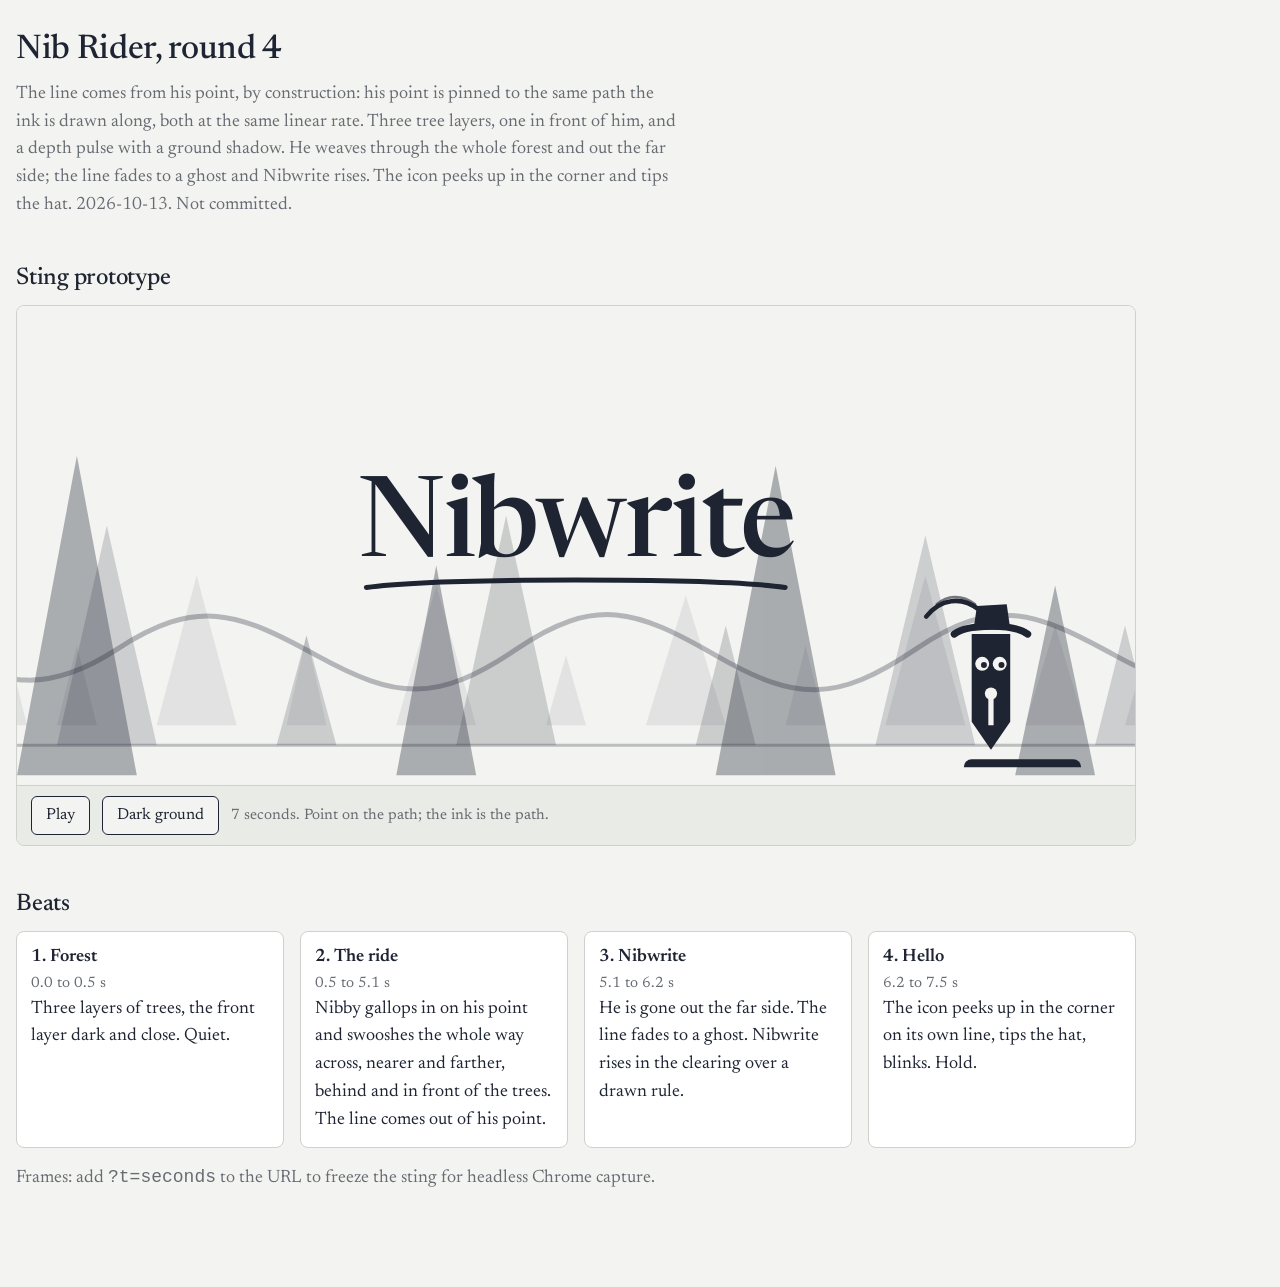
<file: brand/exploration/nib-rider-round-4.html>
<!doctype html>
<html lang="en">
<meta charset="utf-8">
<meta name="viewport" content="width=device-width, initial-scale=1">
<title>Nib Rider, round 4</title>
<link rel="preconnect" href="https://fonts.googleapis.com">
<link href="https://fonts.googleapis.com/css2?family=Newsreader:ital,opsz,wght@0,6..72,400;0,6..72,500;0,6..72,600;1,6..72,400&display=swap" rel="stylesheet">
<style>
:root{--ink:#1E2432;--paper:#F3F4F1;--paper-deep:#E9EBE6;--graphite:#676B72;--rule:#CFD2CC}
*{box-sizing:border-box}
body{margin:0;background:var(--paper);color:var(--ink);font-family:Newsreader,Georgia,serif;font-size:18px;line-height:1.55;padding:24px 16px 80px}
h1{font-weight:500;letter-spacing:-.01em;font-size:34px;margin:0 0 4px}
h2{font-weight:500;letter-spacing:-.01em;font-size:24px;margin:40px 0 8px}
p{max-width:66ch;margin:0 0 12px}
small,.meta{color:var(--graphite)}
.stage-wrap{max-width:1120px;border:1px solid var(--rule);border-radius:8px;background:var(--paper);overflow:hidden}
.stage{display:block;width:100%;height:auto}
.bar{display:flex;gap:12px;align-items:center;padding:10px 14px;border-top:1px solid var(--rule);background:var(--paper-deep)}
button{font:inherit;font-size:16px;padding:6px 14px;border:1px solid var(--ink);background:var(--paper);color:var(--ink);border-radius:6px;cursor:pointer}
button:hover{background:var(--ink);color:var(--paper)}
.beats{display:grid;grid-template-columns:repeat(auto-fit,minmax(220px,1fr));gap:16px;max-width:1120px}
.beat{border:1px solid var(--rule);border-radius:8px;padding:12px 14px;background:#fff}
.beat b{font-weight:600}.beat .t{color:var(--graphite);font-size:15px}
@media (prefers-color-scheme:dark){:root:not([data-theme="light"]){--ink:#F3F4F1;--paper:#1E2432;--paper-deep:#262C3B;--graphite:#AEB2BA;--rule:#3A4152}.beat{background:#232938}}
:root[data-theme="dark"]{--ink:#F3F4F1;--paper:#1E2432;--paper-deep:#262C3B;--graphite:#AEB2BA;--rule:#3A4152}
body[data-frame]{padding:0}body[data-frame]>*:not(.stage-wrap){display:none}body[data-frame] .stage-wrap{border:0;border-radius:0;max-width:none}body[data-frame] .bar{display:none}

#sting{--ride:4.6s;--lead:.5s}
/* the rider's point follows the same path the ink is drawn along, at the same linear rate */
.rider{offset-path:path("M-260 362 C -200 362, -160 320, -90 346 S 20 396, 100 344 S 220 306, 300 350 S 420 398, 500 344 S 620 304, 700 350 S 820 398, 900 344 S 1020 306, 1100 350 S 1220 392, 1300 352 S 1400 330, 1460 352");offset-rotate:0deg;offset-distance:0%}
#sting.play .rider{animation:ride var(--ride) linear var(--lead) forwards, vanish .01s linear calc(var(--ride) + var(--lead)) forwards}
#sting.play .trail{animation:draw var(--ride) linear var(--lead) forwards, settle 1s ease-out calc(var(--ride) + var(--lead) + .2s) forwards}
@keyframes settle{to{opacity:.3}}
#sting.play .depth{animation:depth .98s ease-in-out infinite}
#sting.play .shadow{animation:shadow .98s ease-in-out infinite}
#sting.play .skate{animation:skate .33s ease-in-out infinite}
#sting.play .plume{animation:plume .33s ease-in-out infinite}
#sting.play .cape{animation:cape .33s ease-in-out infinite}
#sting.play .trees-far{animation:parallax calc(var(--ride) + var(--lead)) linear forwards}
#sting.play .trees-near{animation:parallax-near calc(var(--ride) + var(--lead)) linear forwards}
#sting.play .trees-front{animation:parallax-front calc(var(--ride) + var(--lead)) linear forwards}
#sting.play .word{animation:word 1.1s ease-out calc(var(--ride) + var(--lead) + .3s) forwards}
#sting.play .stand{animation:peek 1.3s cubic-bezier(.2,.9,.3,1.2) calc(var(--ride) + var(--lead) + .9s) forwards}
@keyframes peek{to{transform:translate(0,0) rotate(0)}}
#sting.play .stand .blink{animation:blink 3.2s step-end calc(var(--ride) + var(--lead) + 2s) infinite}
#sting.play .stand .tip{animation:tip .9s ease-in-out calc(var(--ride) + var(--lead) + 2s) 1}
@keyframes ride{from{offset-distance:0%}to{offset-distance:100%}}
@keyframes vanish{to{opacity:0}}
@keyframes appear{to{opacity:1}}
@keyframes draw{to{stroke-dashoffset:0}}
@keyframes depth{0%,100%{transform:scale(.92)}50%{transform:scale(1.08)}}
@keyframes shadow{0%,100%{transform:scale(.7);opacity:.10}50%{transform:scale(1.15);opacity:.22}}
@keyframes skate{0%,100%{transform:translateY(0) rotate(-3deg)}50%{transform:translateY(-7px) rotate(3deg)}}
@keyframes plume{0%,100%{transform:rotate(0deg)}50%{transform:rotate(-16deg)}}
@keyframes cape{0%,100%{transform:skewX(0) scaleX(1)}50%{transform:skewX(-12deg) scaleX(1.15)}}
@keyframes parallax{to{transform:translateX(-90px)}}
@keyframes parallax-near{to{transform:translateX(-260px)}}
@keyframes parallax-front{to{transform:translateX(-620px)}}
@keyframes word{to{opacity:1;transform:translateY(0)}}
@keyframes blink{0%,94%{transform:scaleY(1)}95%,100%{transform:scaleY(.08)}}
@keyframes tip{0%,100%{transform:rotate(0)}40%{transform:rotate(-24deg) translateY(-6px)}}
.word{opacity:0;transform:translateY(10px)}
.word-rule{stroke-dasharray:420;stroke-dashoffset:420}
#sting.play .word-rule{animation:draw-rule .9s ease-out calc(var(--ride) + var(--lead) + .6s) forwards}
@keyframes draw-rule{to{stroke-dashoffset:0}}
.stand{transform:translate(0,170px) rotate(22deg)}
.depth{transform-origin:0 0}
.shadow{transform-origin:center;transform-box:fill-box}
.blink{transform-origin:center;transform-box:fill-box}
.tip{transform-origin:60% 100%;transform-box:fill-box}
.skate,.plume,.cape{transform-box:fill-box}
.skate{transform-origin:50% 100%}
.plume{transform-origin:right center}
.cape{transform-origin:right center}
</style>

<h1>Nib Rider, round 4</h1>
<p class="meta">The line comes from his point, by construction: his point is pinned to the same path the ink is drawn along, both at the same linear rate. Three tree layers, one in front of him, and a depth pulse with a ground shadow. He weaves through the whole forest and out the far side; the line fades to a ghost and Nibwrite rises. The icon peeks up in the corner and tips the hat. 2026-10-13. Not committed.</p>

<svg width="0" height="0" style="position:absolute" aria-hidden="true">
  <defs>
    <!-- The mark itself, untouched. -->
    <g id="mark-body">
      <polygon points="28,10 50,10 50,60 39,76 28,60" fill="var(--ink)"/>
      <circle cx="39" cy="44" r="3.5" fill="var(--paper)"/>
      <line x1="39" y1="47" x2="39" y2="62" stroke="var(--paper)" stroke-width="3"/>
    </g>
    <!-- Eyes in the shoulders, above the breather hole. -->
    <g id="mark-eyes" class="blink">
      <circle cx="34" cy="27" r="4" fill="var(--paper)"/><circle cx="44" cy="27" r="4" fill="var(--paper)"/>
      <circle cx="35" cy="27.6" r="1.7" fill="var(--ink)"/><circle cx="45" cy="27.6" r="1.7" fill="var(--ink)"/>
    </g>
    <!-- Musketeer hat on the square shoulders. -->
    <g id="mark-hat" class="tip">
      <path d="M18 10 C 26 4, 52 4, 60 10" stroke="var(--ink)" stroke-width="4" stroke-linecap="round" fill="none"/>
      <path d="M29 8 L 31 -6 L 48 -7 L 50 7 Z" fill="var(--ink)"/>
      <g class="plume">
        <path d="M32 -4 C 22 -12, 10 -10, 2 0" stroke="var(--ink)" stroke-width="2.6" stroke-linecap="round" fill="none"/>
        <path d="M30 -7 C 22 -13, 14 -12, 8 -7" stroke="var(--ink)" stroke-width="1.4" stroke-linecap="round" fill="none" opacity=".6"/>
      </g>
    </g>

    <!-- A. Nibby on the move: the mark, on its own baseline, with cape, arms, rapier. viewBox -10 -20 120 120 -->
    <symbol id="nibby" viewBox="-10 -20 120 120">
      <g class="skate">
        <g class="cape"><path d="M30 30 C 18 26, 10 36, 0 32 C 8 44, 20 46, 30 42 Z" fill="var(--ink)" opacity=".9"/></g>
        <use href="#mark-body"/>
        <use href="#mark-eyes"/>
        <!-- arms -->
        <path d="M29 36 C 22 40, 18 46, 20 52" stroke="var(--ink)" stroke-width="4" stroke-linecap="round" fill="none"/>
        <path d="M49 34 C 56 32, 62 26, 66 18" stroke="var(--ink)" stroke-width="4" stroke-linecap="round" fill="none"/>
        <!-- rapier -->
        <path d="M66 18 L 78 -4" stroke="var(--ink)" stroke-width="1.8" stroke-linecap="round"/>
        <path d="M63 21 C 66 17, 69 17, 71 20" stroke="var(--ink)" stroke-width="1.6" stroke-linecap="round" fill="none"/>
        <use href="#mark-hat"/>
      </g>
    </symbol>

    <!-- B. The mark with eyes and hat, standing on its line. The app's assistant icon. viewBox 0 -14 100 114 -->
    <symbol id="nibby-icon" viewBox="0 -14 100 114">
      <use href="#mark-body"/>
      <use href="#mark-eyes"/>
      <use href="#mark-hat"/>
      <path d="M28 86 H 86" stroke="var(--ink)" stroke-width="9" stroke-linecap="round"/>
    </symbol>

    <!-- C. Hello: hat off, held out, standing on the line. -->
    <symbol id="nibby-bow" viewBox="-10 -14 120 114">
      <use href="#mark-body"/>
      <g class="blink">
        <circle cx="34" cy="27" r="4" fill="var(--paper)"/><circle cx="44" cy="27" r="4" fill="var(--paper)"/>
        <circle cx="34" cy="28.4" r="1.7" fill="var(--ink)"/><circle cx="44" cy="28.4" r="1.7" fill="var(--ink)"/>
      </g>
      <path d="M29 36 C 20 38, 14 34, 12 28" stroke="var(--ink)" stroke-width="4" stroke-linecap="round" fill="none"/>
      <path d="M49 36 C 58 40, 66 38, 70 32" stroke="var(--ink)" stroke-width="4" stroke-linecap="round" fill="none"/>
      <g transform="translate(60 14) rotate(30)">
        <path d="M0 18 C 8 12, 34 12, 42 18" stroke="var(--ink)" stroke-width="4" stroke-linecap="round" fill="none"/>
        <path d="M11 16 L 13 2 L 30 1 L 32 15 Z" fill="var(--ink)"/>
        <path d="M14 4 C 22 -4, 32 -5, 42 2" stroke="var(--ink)" stroke-width="2.4" stroke-linecap="round" fill="none"/>
      </g>
      <path d="M28 86 H 86" stroke="var(--ink)" stroke-width="9" stroke-linecap="round"/>
    </symbol>
      <!-- D. Standing, no baseline: for the end card, where the rule he just drew is his line -->
    <symbol id="nibby-stand" viewBox="0 -14 100 114">
      <use href="#mark-body"/>
      <use href="#mark-eyes"/>
      <use href="#mark-hat"/>
    </symbol>
  </defs>
</svg>

<h2>Sting prototype</h2>
<div class="stage-wrap">
  <svg id="sting" class="stage" viewBox="0 0 1120 480" role="img" aria-label="Nibby gallops through a forest, weaving between trees, drawing an ink line that becomes the underline of Nibwrite">
    <rect width="1120" height="480" fill="var(--paper)"/>
    <!-- far trees, faint, slow -->
    <g class="trees-far" fill="var(--ink)" opacity=".08">
      <path d="M40 420 L70 300 L100 420 Z"/><path d="M130 420 L150 340 L170 420 Z"/><path d="M230 420 L270 270 L310 420 Z"/><path d="M360 420 L380 330 L400 420 Z"/><path d="M470 420 L510 280 L550 420 Z"/><path d="M620 420 L640 350 L660 420 Z"/><path d="M720 420 L760 290 L800 420 Z"/><path d="M860 420 L880 340 L900 420 Z"/><path d="M960 420 L1000 270 L1040 420 Z"/><path d="M1100 420 L1130 320 L1160 420 Z"/><path d="M1200 420 L1240 280 L1280 420 Z"/>
    </g>
    <!-- mid trees, behind him -->
    <g class="trees-near" fill="var(--ink)" opacity=".18">
      <path d="M-20 440 L30 230 L80 440 Z"/><path d="M180 440 L210 320 L240 440 Z"/><path d="M300 440 L350 220 L400 440 Z"/><path d="M520 440 L550 330 L580 440 Z"/><path d="M700 440 L750 210 L800 440 Z"/><path d="M940 440 L970 320 L1000 440 Z"/><path d="M1120 440 L1170 230 L1220 440 Z"/><path d="M1340 440 L1370 320 L1400 440 Z"/>
    </g>
    <path d="M0 440 H1120" stroke="var(--ink)" stroke-width="3" opacity=".25"/>
    <!-- the ink line -->
    <path id="trail" class="trail" d="M-260 362 C -200 362, -160 320, -90 346 S 20 396, 100 344 S 220 306, 300 350 S 420 398, 500 344 S 620 304, 700 350 S 820 398, 900 344 S 1020 306, 1100 350 S 1220 392, 1300 352 S 1400 330, 1460 352" fill="none" stroke="var(--ink)" stroke-width="5" stroke-linecap="round"/>
    <!-- Nibby: the group's origin is his point; it rides the path -->
    <g class="rider">
      <g class="depth">
        <ellipse class="shadow" cx="0" cy="8" rx="40" ry="7" fill="var(--ink)" opacity=".14"/>
        <!-- 2.4x the mark; point (39,76) in a -10,-20 viewBox is (117.6, 230.4) -->
        <svg x="-117.6" y="-230.4" width="288" height="288" viewBox="-10 -20 120 120"><use href="#nibby"/></svg>
      </g>
    </g>
    <!-- front trees, darkest and fastest, in front of him -->
    <g class="trees-front" fill="var(--ink)" opacity=".34">
      <path d="M60 470 L110 190 L160 470 Z"/><path d="M330 470 L360 300 L390 470 Z"/><path d="M620 470 L680 150 L740 470 Z"/><path d="M1000 470 L1040 260 L1080 470 Z"/><path d="M1320 470 L1380 160 L1440 470 Z"/><path d="M1620 470 L1660 280 L1700 470 Z"/>
    </g>
    <!-- the word rises as he starts the rule -->
    <g class="word">
      <text x="560" y="250" text-anchor="middle" font-family="Newsreader, Georgia, serif" font-weight="500" font-size="112" letter-spacing="-0.02em" fill="var(--ink)">Nibwrite</text>
    </g>
    <path class="word-rule" d="M350 282 C 420 272, 700 272, 770 282" fill="none" stroke="var(--ink)" stroke-width="5" stroke-linecap="round"/>
    <!-- the icon peeks up in the corner on its own line -->
    <g class="stand">
      <!-- point (39,76) in a 0,-14 viewBox at 2.4x is (93.6, 216); rule ends at (870,282) -->
      <svg x="900" y="262" width="190" height="200" viewBox="0 -14 100 114"><use href="#nibby-icon"/></svg>
    </g>
  </svg>
  <div class="bar">
    <button id="play">Play</button>
    <button id="toggle">Dark ground</button>
    <small class="meta">7 seconds. Point on the path; the ink is the path.</small>
  </div>
</div>

<h2>Beats</h2>
<div class="beats">
  <div class="beat"><b>1. Forest</b><div class="t">0.0 to 0.5 s</div>Three layers of trees, the front layer dark and close. Quiet.</div>
  <div class="beat"><b>2. The ride</b><div class="t">0.5 to 5.1 s</div>Nibby gallops in on his point and swooshes the whole way across, nearer and farther, behind and in front of the trees. The line comes out of his point.</div>
  <div class="beat"><b>3. Nibwrite</b><div class="t">5.1 to 6.2 s</div>He is gone out the far side. The line fades to a ghost. Nibwrite rises in the clearing over a drawn rule.</div>
  <div class="beat"><b>4. Hello</b><div class="t">6.2 to 7.5 s</div>The icon peeks up in the corner on its own line, tips the hat, blinks. Hold.</div>
</div>
<p class="meta" style="margin-top:16px">Frames: add <code>?t=seconds</code> to the URL to freeze the sting for headless Chrome capture.</p>

<script>
const s=document.getElementById('sting');
const trail=document.getElementById('trail');
const L=trail.getTotalLength();
trail.style.strokeDasharray=L;trail.style.strokeDashoffset=L;
const play=()=>{s.classList.remove('play');void s.getBoundingClientRect();s.classList.add('play')};
document.getElementById('play').onclick=play;
document.getElementById('toggle').onclick=()=>{const r=document.documentElement;r.dataset.theme=r.dataset.theme==='dark'?'light':'dark'};
const t=new URLSearchParams(location.search).get('t');
if(t!==null){document.body.dataset.frame='1';s.classList.add('play');requestAnimationFrame(()=>{for(const a of document.getAnimations()){a.pause();a.currentTime=parseFloat(t)*1000;}});}
else setTimeout(play,400);
</script>
</html>
</file>
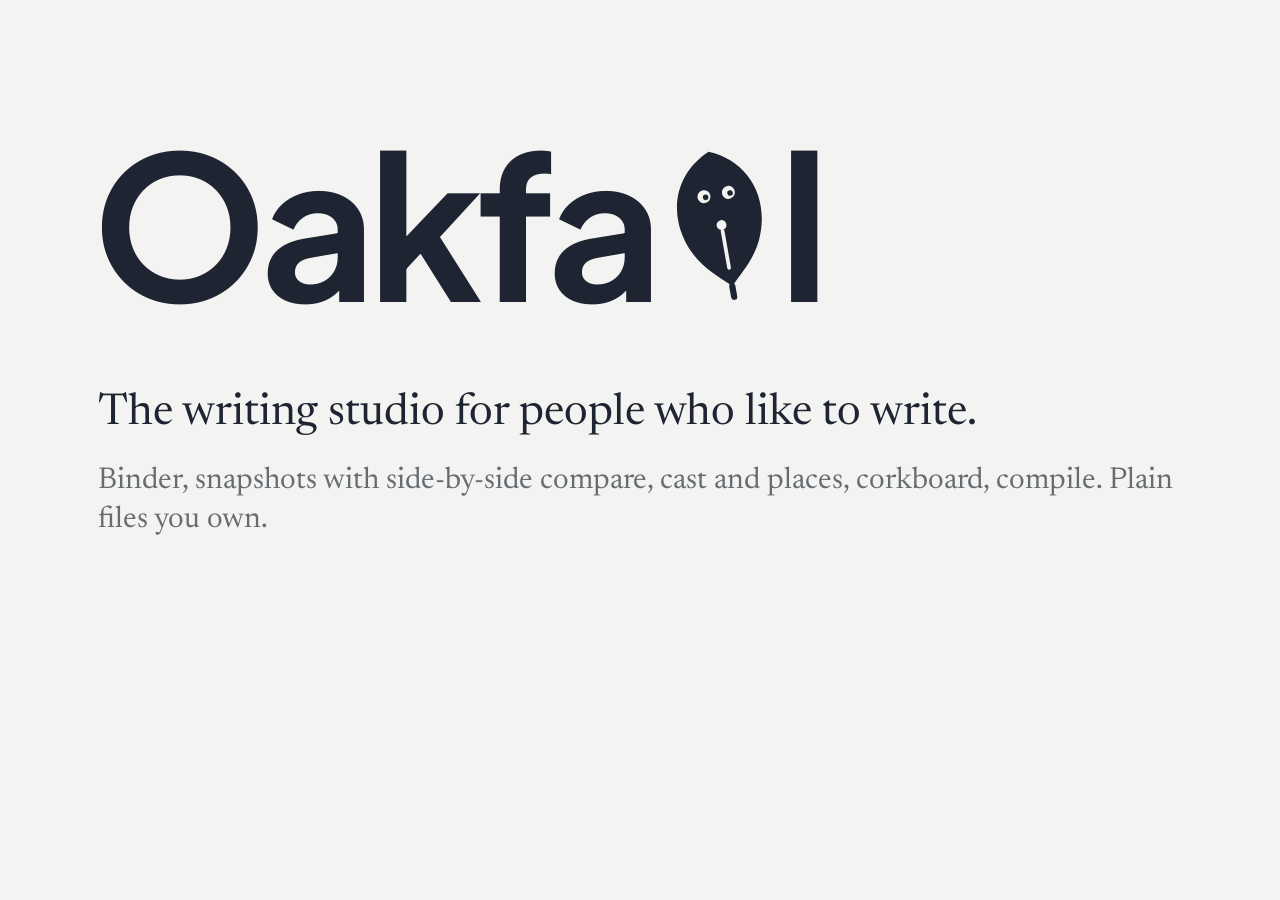
<file: brand/social/social-preview.html>
<!doctype html><meta charset="utf-8">
<link href="https://fonts.googleapis.com/css2?family=Newsreader:opsz,wght@6..72,400;6..72,500&family=Plus+Jakarta+Sans:wght@700&display=block" rel="stylesheet">
<style>html,body{margin:0;width:1280px;height:640px;overflow:hidden;background:#F3F4F1}
.card{position:relative;width:1280px;height:640px;font-family:"Newsreader",Georgia,serif;color:#1E2432;--paper:#F3F4F1}
.wm{position:absolute;left:92px;top:120px;font-family:"Plus Jakarta Sans",sans-serif;font-weight:700;font-size:200px;letter-spacing:-.04em;line-height:1;display:inline-flex;align-items:flex-end}
.gall-l{display:inline-block;width:.62em;height:.98em;margin:0 -.02em 0 .02em}.gall-l svg{width:100%;height:100%;overflow:visible}
.tag{position:absolute;left:98px;top:392px;font-size:44px}
.sub{position:absolute;left:98px;top:462px;right:96px;font-size:30px;line-height:1.3;color:#676B72}</style>
<div class="card">
<span class="wm">Oakfa<span class="gall-l"><svg class="" viewBox="10 -2 80 104" aria-hidden="true"><g class="gl"><g transform="rotate(-10 50 50)"><path d="M50 4 C 74 14, 84 40, 72 66 C 66 78, 58 84, 50 92 C 42 84, 34 78, 28 66 C 16 40, 26 14, 50 4Z" fill="currentColor"/><g class="eyes"><circle cx="42" cy="32" r="4.2" fill="#F3F4F1"/><circle cx="58" cy="32" r="4.2" fill="#F3F4F1"/><circle cx="43" cy="32.6" r="1.8" fill="currentColor"/><circle cx="59" cy="32.6" r="1.8" fill="currentColor"/></g><circle cx="50" cy="52" r="3.2" fill="#F3F4F1"/><path d="M50 56 V 80" stroke="#F3F4F1" stroke-width="2.4" stroke-linecap="round"/><path d="M50 92 V 99" stroke="currentColor" stroke-width="4" stroke-linecap="round"/></g></g></svg></span>l</span>
<div class="tag">The writing studio for people who like to write.</div>
<div class="sub">Binder, snapshots with side-by-side compare, cast and places, corkboard, compile. Plain files you own.</div>
</div>
</file>
<file: assets/site.css>
/* Oakfall site. Moss: green-tinted paper, ink with a green cast, deep moss for action.
   Light is the default whatever the system says; dark (forest) is on the toggle. */
:root {
  --paper: #f1f4ec; --paper-2: #e6ece0; --card: #fafcf7; --ink: #1c261b; --mid: #566352; --dim: #8b9786; --line: #d5ddcd;
  --moss: #4f7a4c; --moss-deep: #2a3f28; --moss-ink: #ffffff; --moss-wash: #e1ead9;
  --red: #9c3a2e; --red-wash: #f2dcd6; --green: #2f6a3f; --green-wash: #d8ead8;
  --code: #e9eee3; --band: #2a3f28; --band-ink: #eef3e8; --glow: rgb(79 122 76 / .16); --sheet: #fcfdf9;
  --guide-glow: rgb(79 122 76 / .55);
  --font-brand: "Plus Jakarta Sans", "Helvetica Neue", Arial, sans-serif;
  --font-ui: "DM Sans", system-ui, -apple-system, sans-serif;
  --font-prose: "Newsreader", "Iowan Old Style", Georgia, serif;
  --measure: 64ch;
  color-scheme: light;
  /* the FAQ's older names */
  --paper-deep: var(--paper-2); --rule: var(--line); --graphite: var(--mid);
}
:root[data-theme="dark"] {
  --paper: #111a12; --paper-2: #172218; --card: #18241a; --ink: #e6eee0; --mid: #a2b19b; --dim: #6f7f69; --line: #29382a;
  --moss: #9cc78a; --moss-deep: #9cc78a; --moss-ink: #10200f; --moss-wash: #213220;
  --red: #ec9a8c; --red-wash: #3a2420; --green: #9fd4a6; --green-wash: #1d3322;
  --code: #152017; --band: #1e2e1f; --band-ink: #e6eee0; --glow: rgb(156 199 138 / .12); --sheet: #172318;
  --guide-glow: rgb(156 199 138 / .5);
  color-scheme: dark;
}
* { box-sizing: border-box; }
html { scroll-behavior: smooth; }
body { margin: 0; background: var(--paper); color: var(--ink); font-family: var(--font-ui); font-size: 17px; line-height: 1.55; -webkit-font-smoothing: antialiased; overflow-x: hidden; }
a { color: inherit; text-underline-offset: 3px; text-decoration-thickness: 1px; }
:focus-visible { outline: 2px solid var(--moss); outline-offset: 3px; border-radius: 4px; }
.wrap { max-width: 72rem; margin: 0 auto; padding-left: max(20px, env(safe-area-inset-left, 0px)); padding-right: max(20px, env(safe-area-inset-right, 0px)); }
h1, h2, h3 { font-family: var(--font-brand); letter-spacing: -0.03em; text-wrap: balance; margin: 0; }
h1 { font-size: clamp(2.2rem, 5vw, 3.4rem); font-weight: 800; line-height: 1.05; }
h2 { font-size: clamp(1.9rem, 3.6vw, 2.6rem); font-weight: 700; line-height: 1.08; }
h3 { font-size: 1.1rem; font-weight: 700; letter-spacing: -0.015em; }
p { margin: 0; }
.lede { font-size: 1.2rem; color: var(--mid); max-width: var(--measure); }
.eyebrow { font: 600 .8rem var(--font-ui); letter-spacing: .08em; text-transform: uppercase; color: var(--moss); }
.head { display: grid; gap: 14px; margin-bottom: 36px; max-width: 46rem; }
section { padding: 96px 0 0; }
.page-head { padding: 72px 0 0; display: grid; gap: 16px; max-width: 48rem; }

/* the lockup: Plus Jakarta Sans 700 with Gall as the l; the face never changes */
.wm { font-family: var(--font-brand); font-weight: 700; letter-spacing: -0.04em; line-height: 1; display: inline-flex; align-items: flex-end; color: var(--ink); text-decoration: none; font-style: normal; }
.gall-l { display: inline-block; width: .62em; height: .98em; margin: 0 -.02em 0 .02em; cursor: pointer; perspective: 300px; position: relative; }
.gall-l svg, .gall svg { width: 100%; height: 100%; overflow: visible; display: block; }
.gall-l .ghost { opacity: 0; transition: opacity .3s; }
.gall-l.away .gl { opacity: 0; } .gall-l.away .ghost { opacity: .45; }
.gl { transform-box: fill-box; transform-origin: 50% 60%; transition: opacity .25s; }
.turn .gl { animation: turn 1.4s ease-in-out; }
@keyframes turn { 0% { transform: rotateY(0) } 45% { transform: rotateY(180deg) } 100% { transform: rotateY(360deg) } }
.blink .eyes { transform: scaleY(.1); transform-box: fill-box; transform-origin: center; }

/* bar with tabs */
.bar { position: sticky; top: 0; z-index: 30; background: color-mix(in srgb, var(--paper) 86%, transparent); backdrop-filter: saturate(1.2) blur(10px); -webkit-backdrop-filter: saturate(1.2) blur(10px); border-bottom: 1px solid var(--line); padding-top: env(safe-area-inset-top, 0px); }
.bar .wrap { display: flex; align-items: center; gap: 22px; height: 64px; }
.bar .wm { font-size: 1.55rem; }
.tabs { display: flex; gap: 4px; margin-left: 8px; }
.tabs a { text-decoration: none; color: var(--mid); font-weight: 500; font-size: .95rem; padding: 7px 12px; border-radius: 999px; }
.tabs a:hover { color: var(--ink); background: var(--paper-2); }
.tabs a[aria-current="page"] { color: var(--ink); background: var(--moss-wash); }
.bar .right { margin-left: auto; display: flex; gap: 10px; align-items: center; }
.theme { appearance: none; border: 1px solid var(--line); background: var(--card); color: var(--mid); border-radius: 999px; height: 34px; padding: 0 12px; font: 500 .8rem var(--font-ui); cursor: pointer; letter-spacing: .04em; text-transform: uppercase; }
.btn { display: inline-flex; align-items: center; gap: 9px; font: 600 .98rem var(--font-ui); text-decoration: none; border-radius: 999px; padding: 11px 18px; border: 1px solid var(--line); background: var(--card); color: var(--ink); cursor: pointer; white-space: nowrap; }
.btn:hover { border-color: var(--mid); }
.btn.primary { background: var(--moss-deep); color: var(--moss-ink); border-color: var(--moss-deep); }
.btn.primary .soon { background: var(--paper); color: var(--moss-deep); }
.btn.sm { padding: 7px 14px; font-size: .9rem; }
.soon { font: 600 .68rem var(--font-ui); letter-spacing: .06em; text-transform: uppercase; background: var(--moss); color: var(--moss-ink); border-radius: 999px; padding: 3px 8px; }

/* the banner: a manuscript page with a typed line */
.banner { position: relative; padding: 56px 0 0; }
.banner::before { content: ""; position: absolute; inset: 0 0 auto 0; height: 780px; background: radial-gradient(55% 60% at 50% 35%, var(--glow), transparent 70%), linear-gradient(var(--paper-2), var(--paper) 78%); z-index: -1; }
.sheet { position: relative; max-width: 58rem; margin: 0 auto; background: var(--sheet); border: 1px solid var(--line); border-radius: 6px; box-shadow: 0 1px 0 var(--line), 0 26px 60px -34px rgb(28 48 26 / .5); padding: 54px 64px 46px 96px; }
.sheet::before { content: ""; position: absolute; left: 66px; top: 0; bottom: 0; width: 1px; background: color-mix(in srgb, var(--red) 35%, transparent); }
.sheet::after { content: ""; position: absolute; inset: 0; background: repeating-linear-gradient(to bottom, transparent 0 39px, color-mix(in srgb, var(--line) 55%, transparent) 39px 40px); border-radius: 6px; pointer-events: none; opacity: .6; }
.sheet > * { position: relative; z-index: 1; }
.slug { display: flex; justify-content: space-between; gap: 16px; font: 500 .78rem ui-monospace, Menlo, monospace; color: var(--dim); letter-spacing: .04em; margin-bottom: 26px; }
.typed { font-family: var(--font-prose); font-weight: 400; font-size: clamp(2.4rem, 6vw, 4.3rem); line-height: 1.08; letter-spacing: -0.01em; margin: 0; text-wrap: balance; }
.typed .word { font-style: italic; color: var(--moss); white-space: nowrap; }
.typed .caret { display: inline-block; width: .06em; height: .9em; background: var(--ink); vertical-align: -0.08em; margin-left: .04em; animation: caret 1s steps(1) infinite; }
@keyframes caret { 50% { opacity: 0; } }
.typed .second { display: block; color: var(--ink); }
.sheet .lede { margin-top: 22px; font-size: 1.15rem; }
.ctas { display: flex; flex-wrap: wrap; gap: 12px; margin: 28px 0 0; }
.sheet .note { margin-top: 14px; color: var(--dim); font-size: .92rem; }
.window { display: block; margin: 56px auto 0; max-width: 64rem; border-radius: 14px; border: 1px solid var(--line); overflow: hidden; box-shadow: 0 34px 90px -36px rgb(28 48 26 / .45), 0 2px 6px rgb(28 48 26 / .08); background: var(--card); }
.window img { display: block; width: 100%; height: auto; }
.facts { display: flex; justify-content: center; gap: 28px; flex-wrap: wrap; margin: 22px 0 0; color: var(--mid); font-size: .92rem; }
.facts span::before { content: ""; display: inline-block; width: 7px; height: 7px; border-radius: 50%; background: var(--moss); margin-right: 8px; vertical-align: 1px; }

/* compare */
.compare { border: 1px solid var(--line); background: var(--card); border-radius: 14px; overflow: hidden; font-family: var(--font-prose); font-size: 1.12rem; }
.compare .cbar { display: grid; grid-template-columns: 1fr 1fr; border-bottom: 1px solid var(--line); font: .9rem var(--font-ui); color: var(--mid); }
.compare .cbar div { padding: .75rem 1.25rem; } .compare .cbar div + div { border-left: 1px solid var(--line); }
.compare .cbar strong { color: var(--ink); font-weight: 600; }
.compare .panes { display: grid; grid-template-columns: 1fr 1fr; }
.compare .pane { padding: 1.5rem 1.25rem 1.75rem; } .compare .pane + .pane { border-left: 1px solid var(--line); }
.compare p { margin: 0 0 1rem; max-width: 42ch; line-height: 1.6; } .compare p:last-child { margin: 0; }
del, ins { text-decoration: none; padding: 0 .1em; border-radius: 3px; transition: background-color .9s ease, color .9s ease; }
del { background: var(--red-wash); color: var(--red); } ins { background: var(--green-wash); color: var(--green); }
.quiet del, .quiet ins { background: transparent; color: inherit; }
.compare .foot { border-top: 1px solid var(--line); padding: .7rem 1.25rem; font: .82rem ui-monospace, Menlo, monospace; color: var(--mid); overflow-x: auto; white-space: nowrap; }

/* cards and numbers */
.cards { display: grid; grid-template-columns: repeat(3, minmax(0, 1fr)); gap: 16px; }
.card { background: var(--card); border: 1px solid var(--line); border-radius: 14px; padding: 22px 22px 24px; display: grid; gap: 10px; align-content: start; text-decoration: none; color: inherit; }
a.card:hover { border-color: var(--moss); }
.card .ic { width: 38px; height: 38px; border-radius: 10px; background: var(--moss-wash); color: var(--moss); display: grid; place-items: center; }
.card p { color: var(--mid); font-size: .97rem; }
.card .more { color: var(--moss); font-weight: 600; font-size: .92rem; }
.nums { display: grid; grid-template-columns: repeat(3, minmax(0, 1fr)); border-top: 1px solid var(--line); }
.num { padding: 26px 26px 0 0; }
.num + .num { padding-left: 26px; border-left: 1px solid var(--line); }
.num b { display: block; font: 800 clamp(2.6rem, 5vw, 3.6rem) var(--font-brand); letter-spacing: -0.04em; line-height: 1; }
.num small { display: block; font: 600 .75rem var(--font-ui); letter-spacing: .08em; text-transform: uppercase; color: var(--dim); margin: 10px 0 14px; }
.num p { color: var(--mid); font-size: .97rem; }

/* compatibility */
.formats { display: grid; grid-template-columns: repeat(2, minmax(0, 1fr)); gap: 12px; }
.format { display: grid; grid-template-columns: 44px minmax(0, 1fr) auto; gap: 14px; align-items: center; background: var(--card); border: 1px solid var(--line); border-radius: 12px; padding: 14px 16px; }
.format .ext { width: 44px; height: 44px; border-radius: 10px; background: var(--paper-2); display: grid; place-items: center; font: 700 .72rem ui-monospace, Menlo, monospace; color: var(--mid); }
.format b { display: block; } .format small { color: var(--mid); }
.state { font: 600 .66rem var(--font-ui); letter-spacing: .06em; text-transform: uppercase; border-radius: 999px; padding: 3px 8px; background: var(--paper-2); color: var(--mid); white-space: nowrap; }
.state.now { background: var(--moss); color: var(--moss-ink); }

/* gall */
.gall-grid { display: grid; grid-template-columns: minmax(0, 1fr) minmax(0, 1fr); gap: 40px; align-items: center; }
.outfits { display: grid; grid-template-columns: repeat(4, minmax(0, 1fr)); gap: 12px; }
.outfit { background: var(--card); border: 1px solid var(--line); border-radius: 14px; padding: 14px 8px 12px; text-align: center; font-size: .85rem; color: var(--mid); display: grid; gap: 6px; justify-items: center; }
.outfit .gall { width: 64px; height: 64px; color: var(--ink); }
.states { display: grid; grid-template-columns: repeat(4, minmax(0, 1fr)); gap: 12px; }
.chat { display: grid; gap: 10px; margin-top: 22px; }
.msg { display: flex; gap: 10px; align-items: flex-start; }
.msg .av { flex: none; width: 30px; height: 30px; border-radius: 9px; display: grid; place-items: center; font: 600 .7rem var(--font-ui); background: var(--paper-2); color: var(--mid); }
.msg .av.g { background: var(--moss-deep); color: var(--paper); padding: 4px; }
.msg .bub { background: var(--card); border: 1px solid var(--line); border-radius: 12px; padding: 9px 13px; font-size: .95rem; }
.msg .bub.you { background: transparent; border-style: dashed; color: var(--mid); }
.chips { display: flex; gap: 6px; flex-wrap: wrap; margin-top: 8px; }
.chips span { border: 1px solid var(--line); border-radius: 999px; padding: 3px 10px; font-size: .82rem; color: var(--mid); }

/* pricing */
.plans { display: grid; grid-template-columns: repeat(4, minmax(0, 1fr)); gap: 16px; }
.plan { background: var(--card); border: 1px solid var(--line); border-radius: 16px; padding: 26px; display: grid; gap: 14px; align-content: start; }
.plan.pro { border-color: var(--moss); box-shadow: 0 0 0 3px color-mix(in srgb, var(--moss) 18%, transparent); }
.price { font: 800 2.4rem var(--font-brand); letter-spacing: -0.04em; line-height: 1; }
.price small { font: 500 1rem var(--font-ui); color: var(--mid); letter-spacing: 0; }
.plan .pitch { color: var(--mid); font-size: .95rem; margin-top: -6px; }
.plan ul { margin: 0; padding: 0; list-style: none; display: grid; gap: 8px; }
.plan li { padding-left: 24px; position: relative; color: var(--mid); }
.plan li::before { content: ""; position: absolute; left: 4px; top: .55em; width: 9px; height: 5px; border-left: 2px solid var(--moss); border-bottom: 2px solid var(--moss); transform: rotate(-45deg); }
.strip { display: flex; flex-wrap: wrap; align-items: center; justify-content: space-between; gap: 18px; background: var(--card); border: 1px solid var(--line); border-radius: 16px; padding: 24px 26px; }
.strip .tiers { display: flex; flex-wrap: wrap; gap: 26px; }
.strip .tiers b { display: block; font: 800 1.6rem var(--font-brand); letter-spacing: -0.03em; }
.strip .tiers small { color: var(--mid); }

/* lists */
.nots { display: grid; grid-template-columns: repeat(2, minmax(0, 1fr)); gap: 12px 28px; margin: 0; padding: 0; list-style: none; }
.nots li { padding: 14px 0; border-top: 1px solid var(--line); color: var(--mid); }
.nots li b { color: var(--ink); font-weight: 600; display: block; margin-bottom: 2px; }
.plats { display: flex; flex-wrap: wrap; gap: 10px; }
.plat { display: inline-flex; align-items: center; gap: 8px; border: 1px solid var(--line); background: var(--card); border-radius: 999px; padding: 8px 14px; font-weight: 500; text-decoration: none; }
pre { background: var(--code); border: 1px solid var(--line); border-radius: 12px; padding: 14px 16px; overflow-x: auto; font: .88rem/1.6 ui-monospace, Menlo, monospace; margin: 14px 0 0; }

.cta-band { margin: 110px 0 0; background: var(--band); color: var(--band-ink); border-radius: 22px; padding: 56px 40px; text-align: center; display: grid; gap: 16px; justify-items: center; }
.cta-band h2 { color: var(--band-ink); }
.cta-band p { color: color-mix(in srgb, var(--band-ink) 78%, transparent); max-width: 50ch; }
.cta-band .btn { background: var(--band-ink); color: var(--band); border-color: var(--band-ink); }
.cta-band a { color: inherit; }

footer { margin: 72px 0 0; border-top: 1px solid var(--line); padding: 28px 0 calc(40px + env(safe-area-inset-bottom, 0px)); color: var(--dim); font-size: .9rem; }
footer .wrap { display: flex; flex-wrap: wrap; gap: 14px 28px; align-items: center; }
footer .wm { font-size: 1.2rem; color: var(--mid); }
footer nav { display: flex; gap: 18px; flex-wrap: wrap; }
footer a { color: var(--mid); text-decoration: none; }
footer p { flex-basis: 100%; }

/* Gall the guide: steps out of the word and follows the reader down the page */
.guide { position: fixed; left: 0; top: 0; z-index: 25; width: 76px; height: 76px; margin: -54px 0 0 -38px; color: var(--ink); pointer-events: none; opacity: 0; transition: opacity .25s; will-change: transform; filter: drop-shadow(0 6px 10px rgb(28 48 26 / .18)); }
.guide.show { opacity: 1; }
.guide svg { width: 100%; height: 100%; overflow: visible; }
.guide.flip svg { transform: scaleX(-1); }
.guide.ride .skate { animation: gallop .32s ease-in-out infinite; transform-box: view-box; transform-origin: 50px 96px; }
@keyframes gallop { 0%, 100% { transform: translateY(0) rotate(-6deg) } 50% { transform: translateY(-5px) rotate(4deg) } }
.guide .star { transform-box: fill-box; transform-origin: center; animation: twinkle 1.4s ease-in-out infinite; }
@keyframes twinkle { 0%, 100% { transform: scale(1) } 50% { transform: scale(1.35) } }
.say { position: fixed; left: 0; top: 0; z-index: 26; max-width: 230px; will-change: left, top; background: var(--moss-deep); color: var(--moss-ink); font: 500 .88rem/1.4 var(--font-ui); padding: 9px 12px; border-radius: 12px; pointer-events: none; opacity: 0; transform: translateY(4px); transition: opacity .3s, transform .3s; box-shadow: 0 10px 30px -12px rgb(28 48 26 / .5); }
.say.show { opacity: 1; transform: none; }

/* FAQ, carried over */
.faq-page h1 { margin-bottom: 12px; }
/* faq */
  .faq {max-width: 44rem;}
.faq h2 {font-size: 1.45rem; font-weight: 600; margin: 2.6rem 0 .6rem; letter-spacing: -0.005em;}
.faq h2:first-of-type {margin-top: 1rem;}
.faq p {margin: 0 0 .8rem;}
.faq code {font-family: ui-monospace, "SF Mono", Menlo, Consolas, monospace; font-size: .9em; background: var(--paper-deep); padding: .05em .35em; border-radius: 3px;}
.faq .toc {list-style: none; padding: 0; margin: 1rem 0 2rem; columns: 2; column-gap: 2rem;}
.faq .toc li {padding: .3rem 0; border-top: 1px solid var(--rule); break-inside: avoid;}
.faq .toc a {color: var(--ink); text-decoration: none;}
.faq .toc a:hover {text-decoration: underline;}
.figure {display: grid; grid-template-columns: auto 1fr; gap: 1.25rem; align-items: center; margin: 1rem 0 1.2rem; padding: 1rem 1.25rem; border: 1px solid var(--rule); background: var(--card);}
.figure .cap {color: var(--graphite); font-size: .95rem;}
.obs {background: #202020; border-radius: 8px; padding: 1.4rem 1.6rem 1.4rem 4rem; position: relative; overflow: hidden;}
.obs::before {content: ""; position: absolute; left: 0; top: 0; bottom: 0; width: 2.6rem; background: #262626; border-right: 1px solid #333;}
.obs::after {content: ""; position: absolute; left: 3.2rem; top: 0; bottom: 0; width: 1.2rem; background: #f4f4f2;}
.chip {display: inline-flex; align-items: center; gap: .6rem; background: #2b2b2b; color: #cfcfcf; border: 1px solid #3a3a3a; border-radius: 6px; padding: .35rem .7rem; font: 500 1rem/1 -apple-system, "Helvetica Neue", Helvetica, Arial, sans-serif; position: relative;}
.chip svg {width: 1.1rem; height: 1.1rem;}
.faq .toc {columns: 1;}
.figure {grid-template-columns: 1fr;}

@media (max-width: 1100px) { .plans { grid-template-columns: repeat(2, minmax(0, 1fr)); } .guide, .say { display: none; } }
@media (max-width: 900px) {
  .tabs { display: none; }
  .cards, .nums, .formats { grid-template-columns: 1fr; }
  .num + .num { padding-left: 0; border-left: 0; border-top: 1px solid var(--line); margin-top: 20px; }
  .gall-grid, .nots { grid-template-columns: 1fr; }
  .states { grid-template-columns: repeat(2, minmax(0, 1fr)); }
}
@media (max-width: 640px) {
  .compare .panes, .compare .cbar { grid-template-columns: 1fr; }
  .compare .pane + .pane, .compare .cbar div + div { border-left: 0; border-top: 1px solid var(--line); }
  .bar .btn.sm { display: none; }
  .outfits { grid-template-columns: repeat(2, minmax(0, 1fr)); }
  .plans { grid-template-columns: 1fr; }
  .sheet { padding: 36px 22px 30px 34px; } .sheet::before { left: 22px; }
  .cta-band { padding: 40px 22px; }
  .faq .toc { columns: 1; }
}
@media (prefers-reduced-motion: reduce) { .gl, del, ins, .guide, .say, .typed .caret { animation: none !important; transition: none !important; } html { scroll-behavior: auto; } }
</file>
